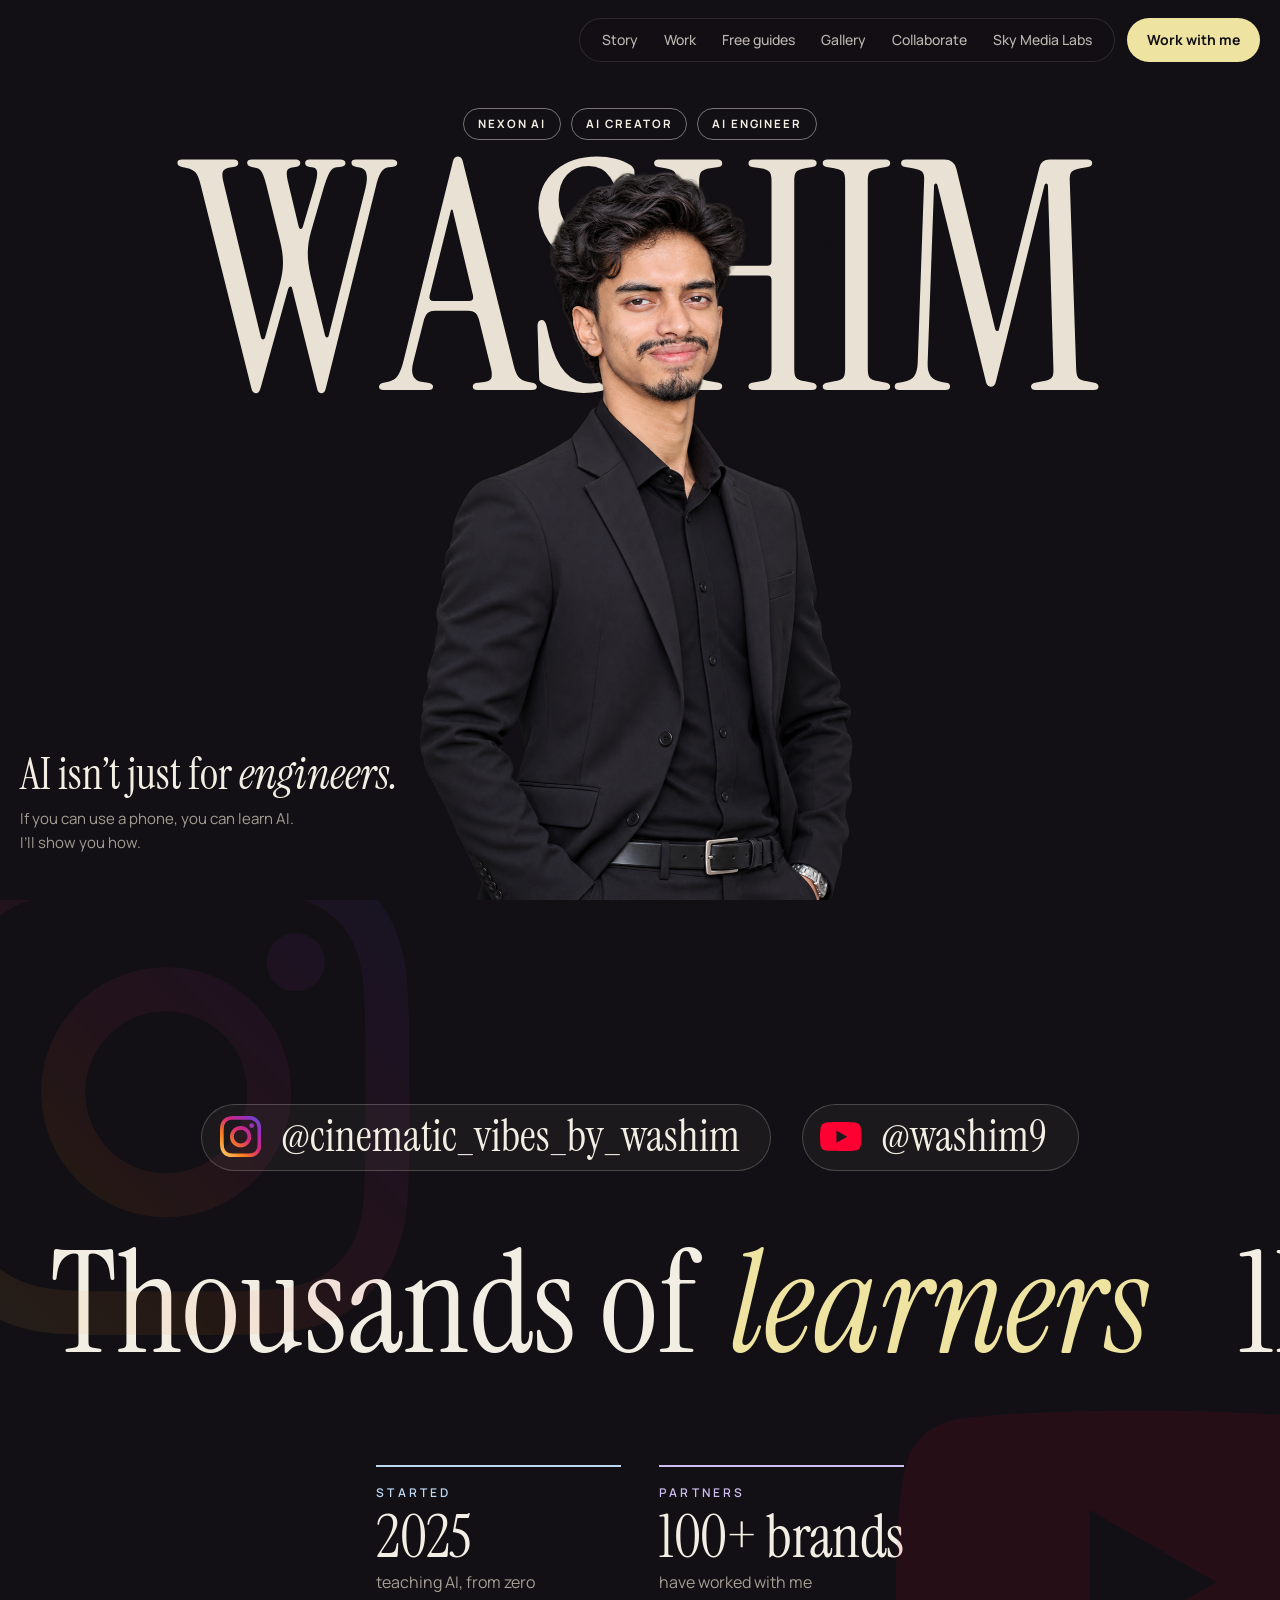
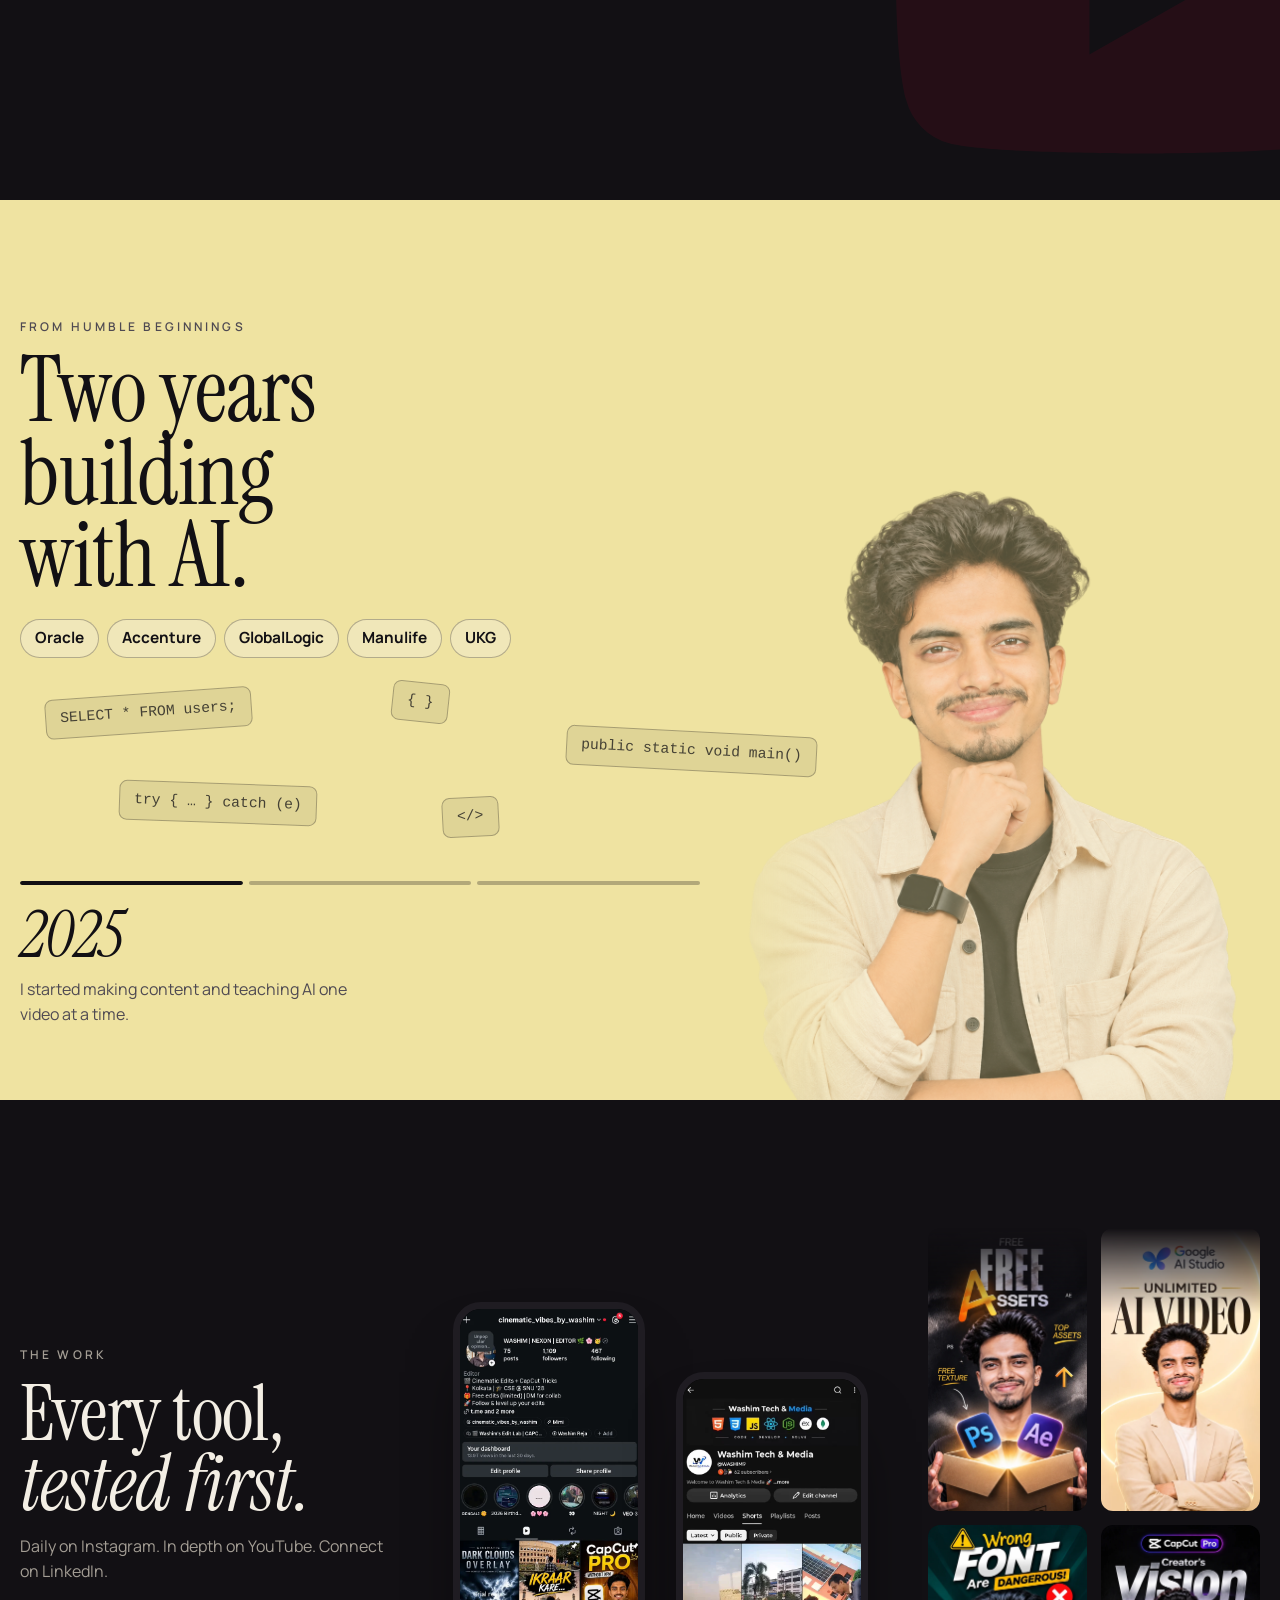
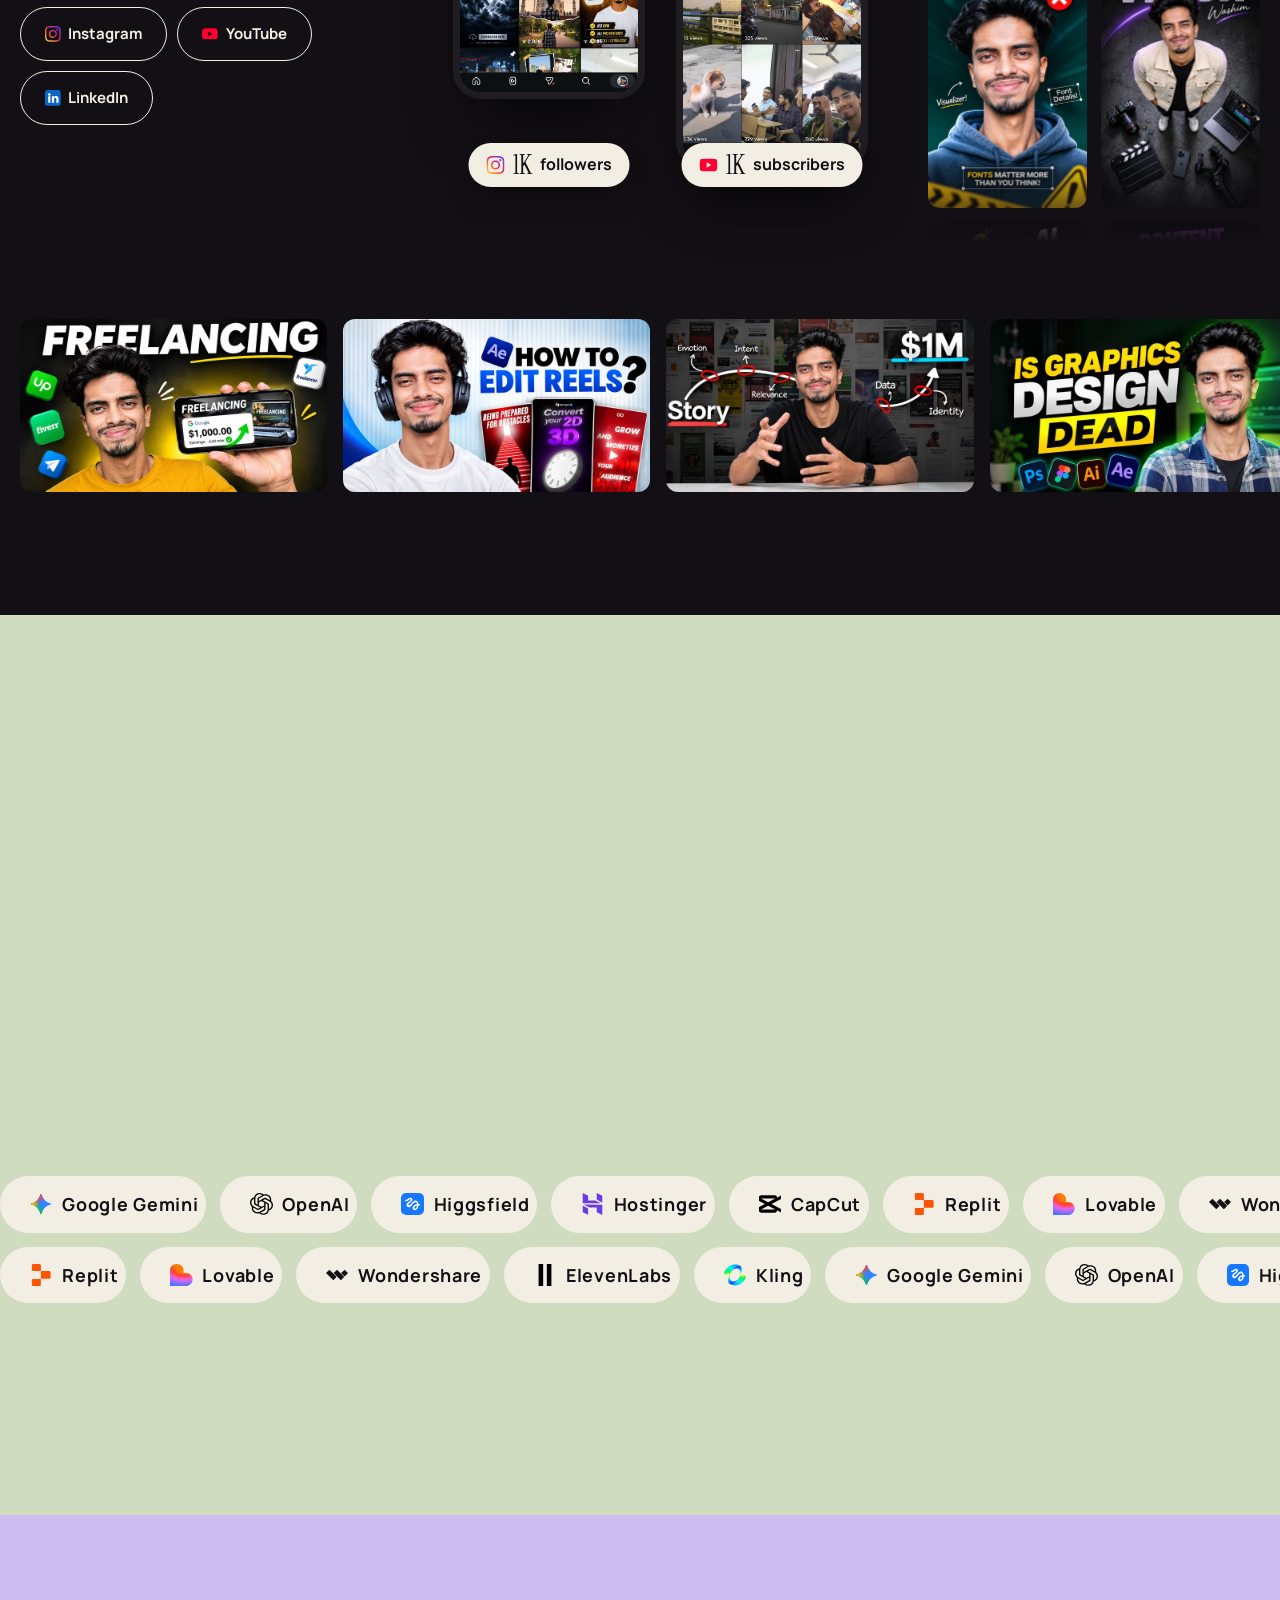
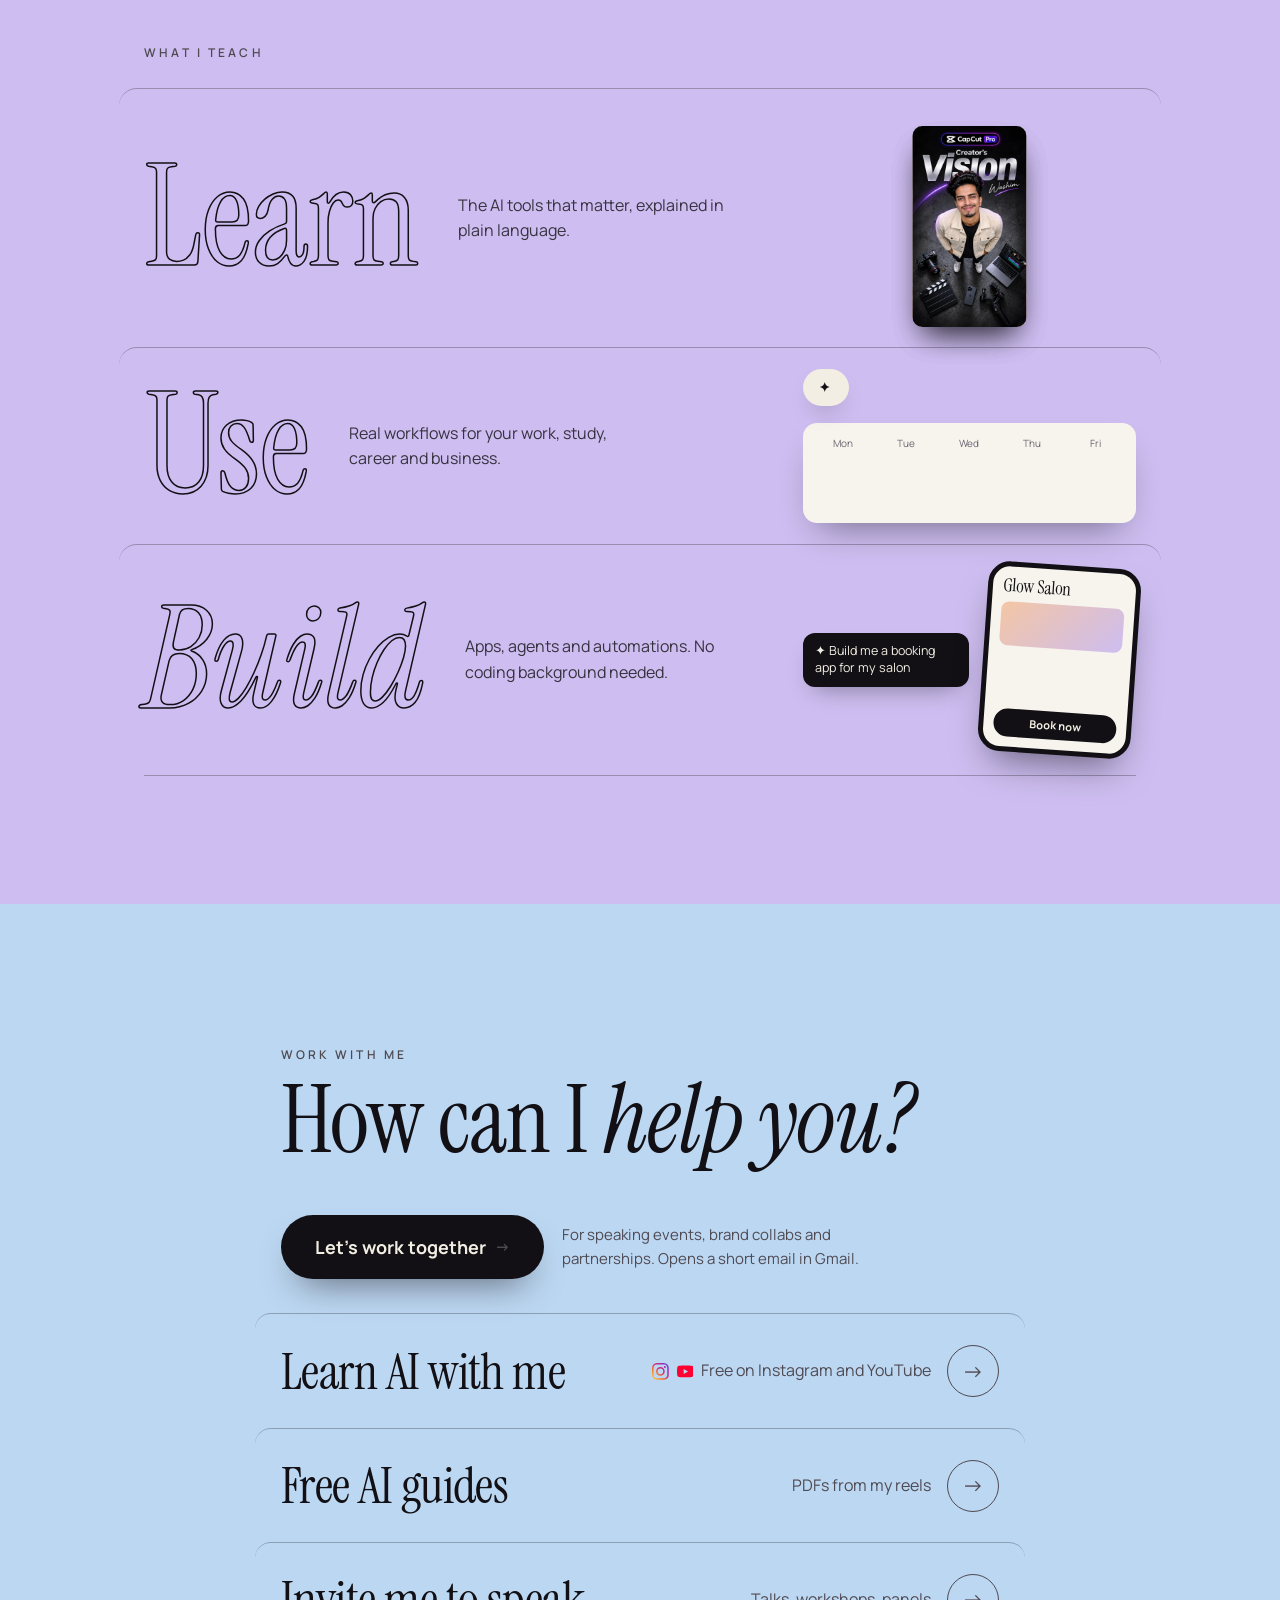
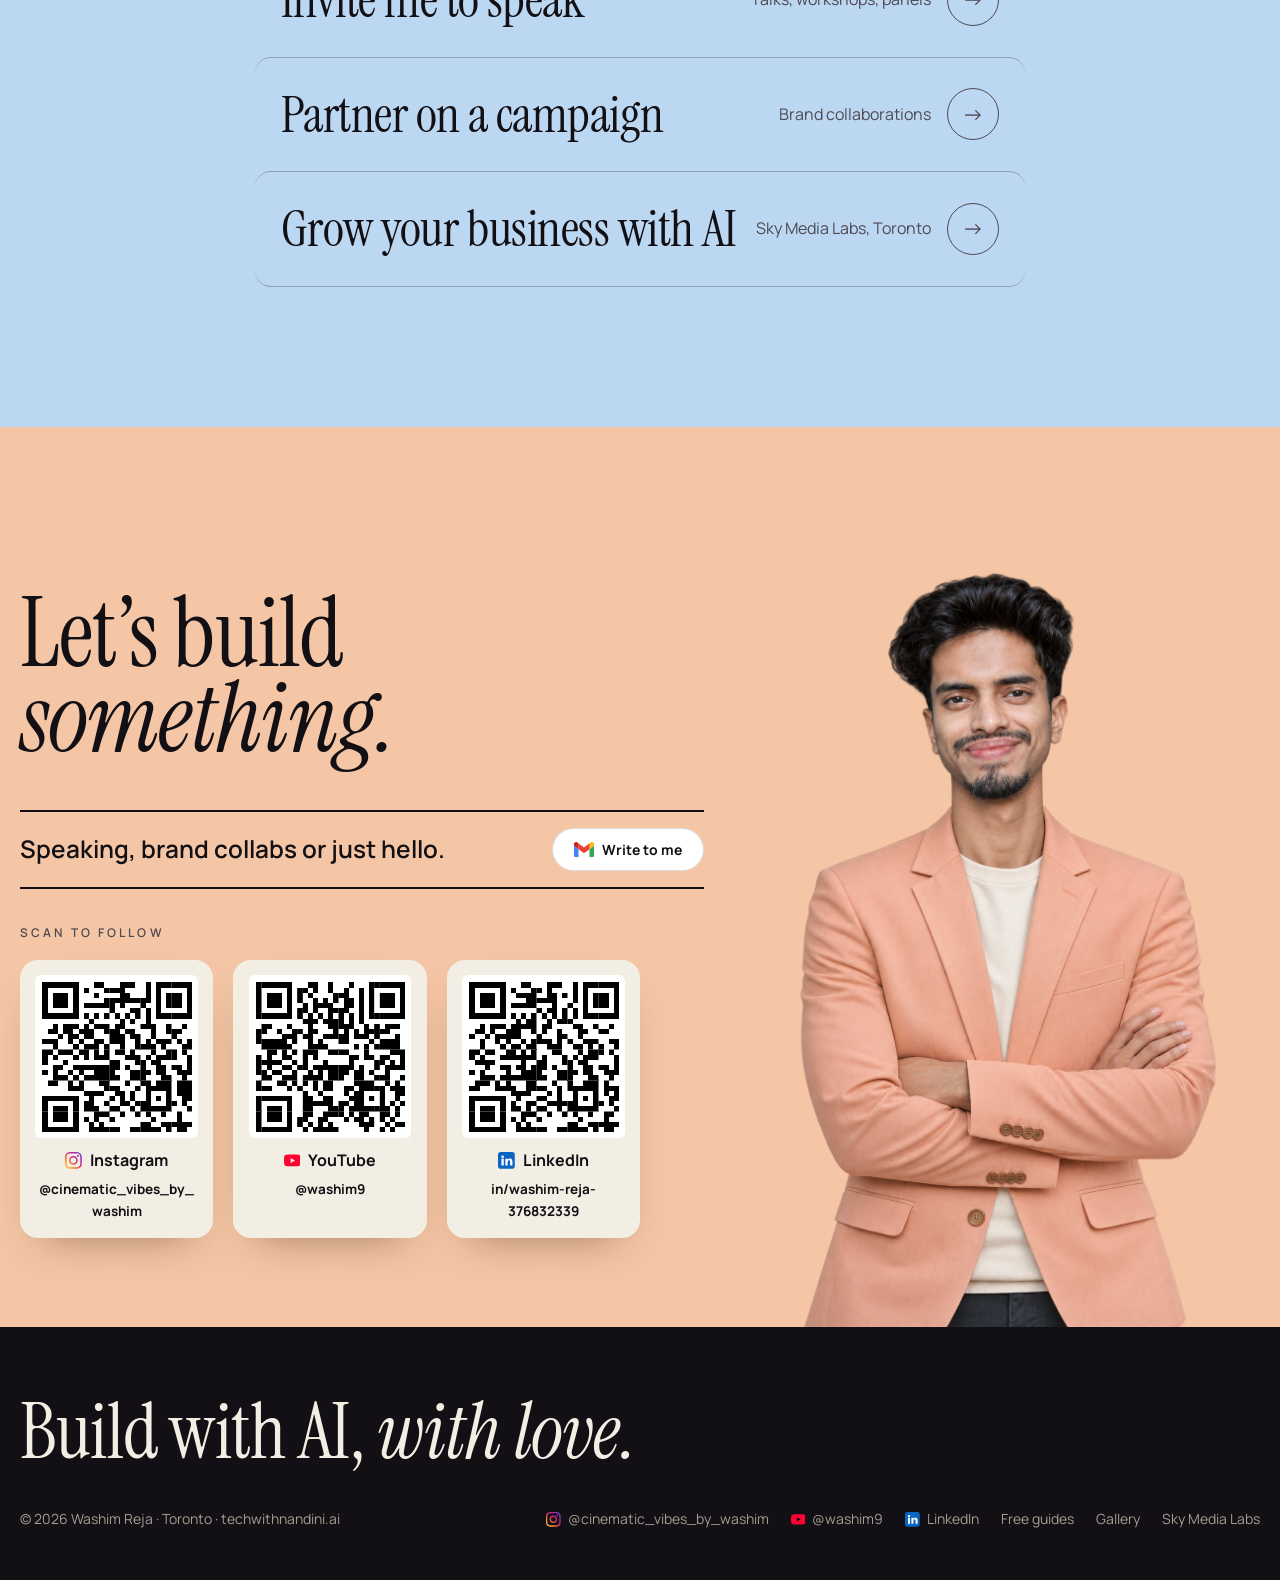
<file: index.html>
<!doctype html>
<html lang="en">
<head>
<meta charset="utf-8">
<meta name="viewport" content="width=device-width, initial-scale=1, viewport-fit=cover">
<title>Washim Reja</title>
<meta name="description" content="Washim Reja is an AI creator and AI engineer. Thousands of people learn AI with him.">
<meta property="og:title" content="Washim Reja · techwithnandini.ai">
<meta property="og:description" content="AI isn't just for engineers. If you can use a phone, you can learn AI.">
<meta property="og:image" content="/a/reel.jpg">
<meta property="og:url" content="/">
<meta name="twitter:card" content="summary_large_image">
<link rel="canonical" href="/">
<link rel="preconnect" href="https://fonts.googleapis.com">
<link rel="preconnect" href="https://fonts.gstatic.com" crossorigin>
<link rel="stylesheet" href="https://fonts.googleapis.com/css2?family=Instrument+Serif:ital@0;1&family=Manrope:wght@400;500;600;700&display=swap">
<style>
/* Layout: one long editorial scroll in her reel-cover language — giant serif words, a living portrait,
   and a page background that melts between her blazer colours section by section. */
:root {
  --ink: #121014; --ink-2: #1c191f; --ivory: #f3eee4; --muted-d: #a39d94; --muted-l: #4f4a52;
  --butter: #efe3a1; --lilac: #cdbdf0; --sky: #bcd7f2; --peach: #f4c6a5; --sage: #cfdcc0;
  --bg: var(--ink); --fg: var(--ivory); --muted: var(--muted-d); --rule: rgba(243,238,228,.22);
  --disp: "Instrument Serif", "Didot", "Bodoni 72", Georgia, serif;
  --sans: "Manrope", "Helvetica Neue", Arial, sans-serif;
  --mono: ui-monospace, "SF Mono", Menlo, Consolas, monospace;
  --ease: cubic-bezier(.16, .84, .24, 1);
  --gut: max(20px, env(safe-area-inset-left, 0px));
  --gutr: max(20px, env(safe-area-inset-right, 0px));
  color-scheme: dark;
}
section[data-bg] { background: var(--bg); color: var(--fg); position: relative }
section[data-bg="ink"] { --bg: var(--ink); --fg: var(--ivory); --muted: var(--muted-d); --rule: rgba(243,238,228,.22) }
section[data-bg="butter"], section[data-bg="lilac"], section[data-bg="sky"], section[data-bg="peach"], section[data-bg="sage"] { --fg: var(--ink); --muted: var(--muted-l); --rule: rgba(18,16,20,.28) }
section[data-bg="butter"] { --bg: var(--butter) } section[data-bg="lilac"] { --bg: var(--lilac) } section[data-bg="sky"] { --bg: var(--sky) }
section[data-bg="peach"] { --bg: var(--peach) } section[data-bg="sage"] { --bg: var(--sage) }
* { box-sizing: border-box }
html { scroll-behavior: auto; -webkit-text-size-adjust: 100%; text-size-adjust: 100% }
body { margin: 0; background: var(--ink); color: var(--ivory); font-family: var(--sans); font-size: 16px; line-height: 1.6; overflow-x: clip; -webkit-font-smoothing: antialiased }
body::before { content: ""; position: fixed; inset: 0 0 auto; height: env(safe-area-inset-top, 0px); z-index: 60; background: var(--ink) }
img, video { max-width: 100%; display: block }
a { color: inherit }
::selection { background: var(--butter); color: var(--ink) }
:focus-visible { outline: 2px solid var(--butter); outline-offset: 3px; border-radius: 4px }
.wrap { padding-left: var(--gut); padding-right: var(--gutr); max-width: 1440px; margin: 0 auto }
.k { font-size: 12px; letter-spacing: .26em; text-transform: uppercase; font-weight: 600; color: var(--muted) }
.d { font-family: var(--disp); font-weight: 400; line-height: .92; letter-spacing: -.01em; text-wrap: balance }
.d i, .serif-i { font-style: italic }
.btn { display: inline-flex; align-items: center; gap: .5em; padding: 14px 24px; border-radius: 99px; font-weight: 700; font-size: 15px;
  text-decoration: none; transition: transform .5s var(--ease), background-color .4s, color .4s; white-space: nowrap }
.btn:hover { transform: translateY(-2px) }
.btn.yellow { background: var(--butter); color: var(--ink) }
.btn.ghost { border: 1px solid currentColor }
.btn.ink { background: var(--ink); color: var(--ivory) }

/* ---------- brand icons ---------- */
.ico { width: 1.05em; height: 1.05em; flex: none; display: inline-block; vertical-align: -.16em }
.with-ico { display: inline-flex; align-items: center; gap: .5em }
@keyframes bob { 50% { translate: 0 -12px } }
@keyframes drift { 50% { translate: 3vw -2.5vw; rotate: 6deg } }
@keyframes sway { 0%, 100% { rotate: -2deg; translate: 0 0 } 50% { rotate: 2deg; translate: 0 -14px } }
@keyframes kb { 50% { scale: 1.05; translate: -1.5vw -1vw } }
@keyframes upcol { to { transform: translateY(-50%) } }
/* full-screen sections */
.screen { min-height: 100svh; display: flex; flex-direction: column; justify-content: center }

/* ---------- reveal motion (only when JS runs) ---------- */
html.js .rv { opacity: 0; transform: translate3d(0, 42px, 0); transition: opacity 1.1s var(--ease), transform 1.3s var(--ease); transition-delay: var(--d, 0s) }
html.js .rv.l { transform: translate3d(-60px, 0, 0) } html.js .rv.r { transform: translate3d(60px, 0, 0) }
html.js .rv.in { opacity: 1; transform: none }
html.js .rv-img { clip-path: inset(18% 6% 0 6% round 18px); transform: scale(1.08); opacity: .4;
  transition: clip-path 1.5s var(--ease), transform 1.8s var(--ease), opacity 1.2s var(--ease); transition-delay: var(--d, 0s) }
html.js .rv-img.in { clip-path: inset(0 0 0 0 round 0); transform: none; opacity: 1 }

/* ---------- loader ---------- */
.loader { position: fixed; inset: 0; z-index: 100; background: var(--ink); color: var(--ivory); display: grid; place-content: center; text-align: center; gap: 18px;
  animation: lift 1s var(--ease) 2.1s forwards }
.loader .n { font-family: var(--disp); font-size: clamp(64px, 13vw, 190px); line-height: 1; font-variant-numeric: tabular-nums }
.loader .bar { width: min(360px, 60vw); height: 2px; background: #2e2a31; margin: 0 auto; overflow: hidden }
.loader .bar i { display: block; height: 100%; background: var(--ivory); transform-origin: left; animation: grow 1.9s var(--ease) forwards }
@keyframes lift { to { transform: translateY(-100%); visibility: hidden } }
@keyframes grow { from { transform: scaleX(0) } }

/* ---------- nav ---------- */
.nav { position: fixed; top: 0; left: 0; right: 0; z-index: 50; padding-top: calc(env(safe-area-inset-top, 0px) + 18px); padding-bottom: 18px;
  padding-left: var(--gut); padding-right: var(--gutr); display: flex; justify-content: flex-end; align-items: center; gap: 12px; pointer-events: none }
.nav > * { pointer-events: auto }
.nav { transition: transform .5s var(--ease) } .nav.away { transform: translateY(-110%) }
.nav .links { display: flex; gap: 26px; font-size: 14px; font-weight: 500; color: var(--ivory); background: rgba(18,16,20,.62); padding: 10px 22px; border-radius: 99px;
  -webkit-backdrop-filter: blur(14px) saturate(140%); backdrop-filter: blur(14px) saturate(140%); border: 1px solid rgba(243,238,228,.12) }
.nav .links a { text-decoration: none; opacity: .75; transition: opacity .3s } .nav .links a:hover { opacity: 1 }
.nav .btn { padding: 11px 20px; font-size: 14px; background: var(--butter); color: var(--ink) }
.nav .mobile-guides { display: none }
@media (max-width: 760px) {
  .nav .links { display: none }
  .nav .mobile-guides {
    display: inline-flex; min-height: 44px; box-sizing: border-box;
    position: relative; overflow: hidden; white-space: nowrap;
    background: linear-gradient(145deg, #45331e, #231a16 72%);
    color: #fff1bd; border: 1px solid #b99050;
    box-shadow: 0 0 16px rgba(214,166,88,.22), inset 0 1px rgba(255,237,179,.2);
  }
  .nav .mobile-guides-icon { color: #ffda83; font-size: 1.2em; line-height: 1 }
  .nav .mobile-guides:focus-visible { outline: 2px solid #fff1bd; outline-offset: 3px }
  .nav .mobile-guides:active { transform: scale(.97) }
}
@media (max-width: 760px) and (prefers-reduced-motion: no-preference) {
  .nav .mobile-guides::after {
    content: ""; position: absolute; inset: 0; pointer-events: none;
    background: linear-gradient(110deg, transparent 36%, rgba(255,232,173,.23) 50%, transparent 64%);
    transform: translateX(-110%);
    animation: guides-shine 2s ease-out 1.2s 2;
  }
}
@keyframes guides-shine {
  0% { transform: translateX(-110%) }
  62%, 100% { transform: translateX(110%) }
}

/* ---------- hero ---------- */
.hero { position: relative; min-height: clamp(620px, 100svh, 1080px); overflow: hidden; display: grid }
.hero .chips { position: absolute; left: 0; right: 0; top: clamp(84px, 12vh, 130px); display: flex; justify-content: center; gap: 10px; flex-wrap: wrap; z-index: 4; padding: 0 20px }
.chip { border: 1px solid rgba(243,238,228,.45); border-radius: 99px; padding: 6px 14px; font-size: 11.5px; font-weight: 700; letter-spacing: .16em; text-transform: uppercase }
.hero .name { position: absolute; left: 0; right: 0; top: clamp(120px, 17vh, 190px); margin: 0; text-align: center; font-family: var(--disp); font-weight: 400;
  font-size: clamp(110px, 25vw, 400px); line-height: .8; letter-spacing: -.02em; color: #e9e2d4; white-space: nowrap; z-index: 1 }
.hero .name span { display: inline-block }
html.js .hero .name span { transform: translateY(70%); opacity: 0; animation: rise 1.4s var(--ease) forwards; animation-delay: calc(2.3s + var(--i) * .07s) }
@keyframes rise { to { transform: none; opacity: 1 } }
.hero .portrait { position: absolute; left: 50%; bottom: 0; transform: translateX(-50%); height: min(82%, 860px); aspect-ratio: 1086 / 1448; z-index: 2 }
.hero .portrait img { display: block; width: 100%; height: 100%; object-fit: contain; object-position: bottom; transform-origin: 50% 100% }
@media (prefers-reduced-motion: no-preference) {
  .hero .portrait img { animation: portrait-motion 4.6s ease-in-out 1.9s both }
}
@keyframes portrait-motion {
  0% { transform: translateY(14px) scale(.98) }
  46% { transform: translateY(-5px) scale(1.015) }
  100% { transform: none }
}
.hero .handle { position: absolute; left: 50%; bottom: clamp(150px, 26%, 300px); z-index: 3; transform: translateX(-50%) rotate(-2deg);
  background: var(--butter); color: var(--ink); font-family: var(--disp); font-size: clamp(34px, 5.4vw, 84px); line-height: 1; padding: .12em .4em .2em; border-radius: 10px;
  box-shadow: 0 24px 50px -18px rgba(0,0,0,.6); white-space: nowrap }
html.js .hero .handle { opacity: 0; animation: drop 1.1s var(--ease) 2.9s forwards }
@keyframes drop { from { opacity: 0; transform: translateX(-50%) translateY(-30px) rotate(-8deg) } to { opacity: 1; transform: translateX(-50%) rotate(-2deg) } }
.hero .foot { position: absolute; left: var(--gut); right: var(--gutr); bottom: clamp(24px, 5vh, 56px); z-index: 3; display: flex; justify-content: space-between; align-items: flex-end; gap: 20px }
.hero .lead { font-family: var(--disp); font-size: clamp(30px, 3.4vw, 50px); line-height: 1; margin: 0 }
.hero .sub { margin: 10px 0 0; max-width: 32ch; color: var(--muted); font-size: 15px }
.hero .cta { display: flex; gap: 10px; flex-wrap: wrap; justify-content: flex-end }
@media (max-width: 900px) {
  .hero { min-height: 0; padding-bottom: 28px }
  .hero .chips { position: relative; top: auto; padding-top: 96px }
  .hero .name { position: relative; top: auto; margin-top: 18px; font-size: 22vw }
  .hero .portrait { position: relative; left: auto; transform: none; margin: -12vw auto 0; height: auto; width: min(86vw, 440px) }
  .hero .handle { bottom: auto; top: 108vw; font-size: 9vw }
  .hero .foot { position: relative; left: auto; right: auto; bottom: auto; flex-direction: column; align-items: stretch; margin-top: 24px; padding: 0 20px }
  .hero .cta { justify-content: flex-start }
}

/* ---------- numbers ---------- */
.numbers { position: relative; padding-block: clamp(90px, 10vw, 140px); overflow: hidden }
.numbers .bgl { position: absolute; width: clamp(280px, 38vw, 560px); opacity: .08; pointer-events: none }
.numbers .bgl.ig { left: -6vw; top: -4vw; animation: drift 16s ease-in-out infinite } .numbers .bgl.yt { right: -8vw; bottom: -2vw; animation: drift 19s ease-in-out infinite reverse }
.handles { display: flex; justify-content: center; gap: clamp(12px, 2.4vw, 32px); flex-wrap: wrap; margin-bottom: clamp(36px, 5vw, 70px); position: relative; z-index: 2 }
.hdl { display: inline-flex; align-items: center; gap: .45em; text-decoration: none; font-family: var(--disp); font-size: clamp(28px, 3.4vw, 54px); line-height: 1;
  border: 1px solid var(--rule); border-radius: 99px; padding: .22em .7em .26em .4em; background: rgba(243,238,228,.04); transition: background-color .5s var(--ease), transform .5s var(--ease) }
.hdl:hover { background: rgba(243,238,228,.1); transform: translateY(-3px) }
.hdl .ico { width: .95em; height: .95em }
.band { white-space: nowrap; overflow: hidden }
.band .track { display: inline-flex; gap: 7vw; padding-left: 4vw; font-family: var(--disp); font-size: clamp(64px, 11vw, 190px); line-height: 1; align-items: baseline; animation: marq 36s linear infinite }
.band .track span { display: inline-flex; gap: .22em; align-items: baseline }
.band svg { width: .72em; height: .72em; align-self: center }
@keyframes marq { to { transform: translateX(-50%) } }
.facts { display: grid; grid-template-columns: repeat(2, 1fr); gap: clamp(20px, 3vw, 48px); margin-top: clamp(50px, 7vw, 100px) }
.fact { border-top: 2px solid var(--c); padding-top: 16px }
.fact .k { color: var(--c) } .fact .d { font-size: clamp(40px, 4.6vw, 72px); margin-top: 8px } .fact p { margin: 6px 0 0; color: var(--muted) }
@media (max-width: 700px) {
  .facts { grid-template-columns: repeat(2, minmax(0, 1fr)); gap: 14px }
  .fact { padding-top: 12px } .fact .k { font-size: 10px; letter-spacing: .14em }
  .fact .d { font-size: clamp(22px, 7vw, 34px); margin-top: 6px; line-height: 1.05 } .fact p { font-size: 12px; line-height: 1.4 }
}

/* ---------- story ---------- */
.story { overflow: hidden }
.story .pin { position: relative; min-height: 100svh; display: flex; flex-direction: column; justify-content: space-between; gap: 24px;
  padding-top: clamp(100px, 13vh, 150px); padding-bottom: clamp(48px, 8vh, 90px) }
.story .bgimg { position: absolute; right: var(--gut); bottom: 0; width: min(44vw, 670px); height: min(90%, 850px); object-fit: contain; object-position: right bottom; opacity: .65; transform-origin: 70% 100%;
  -webkit-mask-image: linear-gradient(to left, #000 68%, transparent); mask-image: linear-gradient(to left, #000 68%, transparent); pointer-events: none;
  animation: kb 18s ease-in-out infinite }
.story h2 { font-size: clamp(48px, 7vw, 120px); margin: 14px 0 0; max-width: 11ch; position: relative }
.story .cos { position: relative; display: flex; flex-wrap: wrap; gap: 8px; margin: 22px 0 0; padding: 0; list-style: none; font-weight: 700; font-size: clamp(13px, 1.2vw, 16px) }
.story .cos li { padding: 6px 14px; border: 1.5px solid var(--rule); border-radius: 999px; background: rgba(243,238,228,.35) }
.floats { position: relative; flex: 1; min-height: 170px }
.fl { position: absolute; left: var(--x); top: var(--y); transform: rotate(var(--r)); font-family: var(--mono); font-size: clamp(12px, 1.15vw, 16px); white-space: nowrap;
  animation: bob var(--t, 5s) ease-in-out infinite; animation-delay: var(--dl, 0s) }
.fl b, .fl em { display: block; padding: 7px 14px; border-radius: 8px; font-weight: 500; font-style: normal; transition: opacity 1s var(--ease), transform 1s var(--ease), filter 1s }
.fl b { background: rgba(18,16,20,.07); border: 1px solid rgba(18,16,20,.28); color: rgba(18,16,20,.75) }
.fl em { position: absolute; inset: 0 auto auto 0; background: var(--ink); color: var(--butter); opacity: 0; transform: scale(.85); filter: blur(4px) }
.fl.ai b { opacity: 0; transform: scale(1.1); filter: blur(4px) } .fl.ai em { opacity: 1; transform: none; filter: none }
.story .pin { width: 100% }
.tale { position: relative; max-width: 680px; color: var(--fg) }
.seg { color: inherit }
.tale-bars { display: none; gap: 6px; margin-bottom: 18px }
.seg { flex: 1; height: 4px; padding: 0; border: 0; border-radius: 4px; background: var(--rule); cursor: pointer; overflow: hidden; position: relative }
.seg::before { content: ""; position: absolute; inset: -10px 0 }
.seg i { display: block; height: 100%; width: 0; background: currentColor; border-radius: inherit }
.seg.done i { width: 100% } .seg.on i { animation: segfill var(--dur, 3.6s) linear forwards }
@keyframes segfill { to { width: 100% } }
.tale-stage { display: grid; gap: 22px }
.step { border-top: 2px solid currentColor; padding-top: 14px }
.step .d { font-size: clamp(44px, 5vw, 84px); line-height: 1 } .step p { margin: 10px 0 0; max-width: 34ch; color: var(--muted); font-size: clamp(15px, 1.25vw, 19px) }
html.js .tale-bars { display: flex }
html.js .tale-stage { display: grid; gap: 0 } html.js .step { grid-area: 1 / 1; border-top: 0; padding-top: 0; opacity: 0; transform: translate3d(0, 26px, 0); filter: blur(6px); pointer-events: none;
  transition: opacity .7s var(--ease), transform .8s var(--ease), filter .7s }
html.js .step.out { transform: translate3d(0, -22px, 0) }
html.js .step.on { opacity: 1; transform: none; filter: none; pointer-events: auto }
html.js .tale.flat .tale-bars { display: none } html.js .tale.flat .tale-stage { gap: 22px } html.js .tale.flat .step { grid-area: auto; opacity: 1; transform: none; filter: none; border-top: 2px solid currentColor; padding-top: 14px }
@media (max-width: 520px) { .floats { min-height: 210px } }

/* ---------- teach ---------- */
.teach { padding-block: clamp(80px, 10vw, 150px) }
.rows { display: grid; margin-top: 26px; border-bottom: 1px solid var(--rule) }
.trow { display: grid; grid-template-columns: minmax(0, auto) minmax(0, 1fr) auto; gap: clamp(16px, 3vw, 48px); align-items: center;
  border-top: 1px solid var(--rule); padding: clamp(10px, 1.6vw, 22px) clamp(14px, 2vw, 28px); margin: 0 calc(-1 * clamp(14px, 2vw, 28px));
  border-radius: 18px; transition: background-color .8s var(--ease), color .8s var(--ease) }
.trow .w { font-family: var(--disp); font-size: clamp(72px, 11vw, 190px); line-height: .9; color: transparent; -webkit-text-stroke: 1.5px var(--ink); transition: color .8s var(--ease) }
.trow p { margin: 0; max-width: 30ch; opacity: .8 }
.trow.on { background: var(--ink); color: var(--lilac); border-color: transparent }
.trow.on .w { color: var(--lilac); -webkit-text-stroke-color: transparent }
.demo { width: clamp(220px, 26vw, 380px) }
@media (max-width: 860px) { .trow { grid-template-columns: 1fr } .demo { width: min(100%, 380px) } }
/* learn demo */
.fan { position: relative; height: clamp(200px, 17vw, 250px) }
@media (max-width: 860px) { .fan img { width: 28% } }
.fan img { position: absolute; left: 50%; bottom: 0; width: 34%; border-radius: 10px; box-shadow: 0 16px 30px -12px rgba(0,0,0,.4);
  transform: translateX(-50%) rotate(0); transition: transform 1.1s var(--ease) }
.trow.on .fan img:nth-child(1) { transform: translateX(-118%) rotate(-12deg) } .trow.on .fan img:nth-child(2) { transform: translateX(-50%) translateY(-8%) }
.trow.on .fan img:nth-child(3) { transform: translateX(18%) rotate(12deg) }
/* use demo */
.prompt { justify-self: start; display: inline-block; background: var(--ivory); color: var(--ink); border-radius: 99px; padding: 8px 16px; font-size: 13px; font-weight: 600;
  box-shadow: 0 12px 24px -12px rgba(0,0,0,.4); white-space: nowrap; overflow: hidden; max-width: 100% }
.prompt .tw { display: inline-block; overflow: hidden; vertical-align: bottom; white-space: nowrap; max-width: 0 }
.trow.on .prompt .tw { animation: type 1.6s steps(32) .2s forwards }
@keyframes type { to { max-width: 30ch } }
.cal { margin-top: 10px; background: #f7f4ee; color: var(--ink); border-radius: 14px; padding: 12px; display: grid; grid-template-columns: repeat(5, 1fr); gap: 6px;
  box-shadow: 0 18px 36px -16px rgba(0,0,0,.45) }
.cal small { font-size: 10px; color: #6b6470; text-align: center }
.cal span { grid-column: var(--c) / span var(--w); background: var(--b); border-radius: 6px; font-size: 10px; font-weight: 600; padding: 4px 6px; white-space: nowrap; overflow: hidden;
  opacity: 0; transform: translateY(-14px) scale(.9); transition: opacity .6s var(--ease), transform .7s var(--ease) }
.trow.on .cal span { opacity: 1; transform: none; transition-delay: calc(1.6s + var(--n) * .16s) }
/* build demo */
.build { display: flex; align-items: center; gap: 14px }
.build .ask { background: var(--ink); color: var(--ivory); border-radius: 12px; padding: 10px 12px; font-size: 12.5px; line-height: 1.35; flex: 1; box-shadow: 0 12px 24px -12px rgba(0,0,0,.4) }
.trow.on .build .ask { background: var(--ivory); color: var(--ink) }
.phone { flex: 0 0 46%; background: #f7f4ee; color: var(--ink); border: 5px solid var(--ink); border-radius: 22px; padding: 10px; display: grid; gap: 7px;
  transform: rotate(4deg); box-shadow: 0 20px 36px -14px rgba(0,0,0,.5) }
.trow.on .phone { border-color: #2a262d }
.phone .t { font-family: var(--disp); font-size: 18px; line-height: 1 }
.phone .hero2 { height: 44px; border-radius: 8px; background: linear-gradient(135deg, var(--peach), var(--lilac)) }
.phone .slots { display: grid; grid-template-columns: 1fr 1fr; gap: 5px }
.phone .slots span { background: var(--b); border-radius: 99px; font-size: 10px; text-align: center; padding: 3px 0; font-weight: 600;
  opacity: 0; transform: scale(.6); transition: opacity .5s var(--ease), transform .6s var(--ease) }
.trow.on .phone .slots span { opacity: 1; transform: none; transition-delay: calc(.4s + var(--n) * .14s) }
.phone .bk { background: var(--ink); color: var(--ivory); border-radius: 99px; font-size: 11px; font-weight: 700; text-align: center; padding: 5px 0 }
.trow.on .phone .bk { animation: pulse 1.6s ease-in-out 1.2s infinite }
@keyframes pulse { 50% { transform: scale(1.06) } }

/* ---------- work ---------- */
.work { padding-block: clamp(80px, 10vw, 150px) 0; overflow: hidden }
.work .grid { display: grid; grid-template-columns: minmax(0, .9fr) minmax(0, 1.1fr) minmax(0, .8fr); gap: clamp(20px, 3vw, 50px); align-items: center }
.work h2 { font-size: clamp(52px, 6vw, 104px); margin: 14px 0 0 }
.work .intro p { color: var(--muted); margin: 14px 0 22px }
.work .intro .btns { display: flex; gap: 10px; flex-wrap: wrap }
.phones { display: flex; justify-content: center; gap: clamp(16px, 2.4vw, 36px); perspective: 1200px }
.ph { position: relative; width: clamp(150px, 15vw, 230px); transition: transform 1.2s var(--ease) }
.ph:nth-child(2) { margin-top: 70px }
.ph .scr { animation: sway 7s ease-in-out infinite } .ph:nth-child(2) .scr { animation-duration: 8s; animation-delay: -3s }
.ph .scr { border: 7px solid #1f1c22; border-radius: 28px; overflow: hidden; background: #000; aspect-ratio: 360 / 744; box-shadow: 0 40px 70px -30px rgba(0,0,0,.9) }
.ph video { width: 100%; height: 100%; object-fit: cover }
.ph .badge { position: absolute; left: 50%; bottom: -18px; transform: translate(-50%, 30px) scale(.4); opacity: 0; background: var(--ivory); color: var(--ink);
  border-radius: 99px; padding: 9px 18px; display: flex; gap: 8px; align-items: center; font-weight: 700; white-space: nowrap; box-shadow: 0 16px 30px -12px rgba(0,0,0,.6);
  transition: transform 1.1s var(--ease), opacity .6s var(--ease); transition-delay: var(--d, .5s) }
.ph .badge svg { width: 18px; height: 18px }
.ph .badge b { font-family: var(--disp); font-weight: 400; font-size: 26px; line-height: 1 }
.ph.in .badge, html:not(.js) .ph .badge { transform: translate(-50%, 0) scale(1); opacity: 1 }
.cols { display: grid; grid-template-columns: 1fr 1fr; gap: 14px; height: clamp(460px, 48vw, 720px); overflow: hidden;
  -webkit-mask-image: linear-gradient(transparent, #000 14%, #000 86%, transparent); mask-image: linear-gradient(transparent, #000 14%, #000 86%, transparent) }
.cols .col { overflow: hidden }
.cols .loop { display: grid; gap: 14px; animation: upcol 46s linear infinite } .cols .loop.rev { animation-direction: reverse; animation-duration: 54s }
.cols:hover .loop { animation-play-state: paused }
.cols a { display: block; border-radius: 12px; overflow: hidden; transition: transform .6s var(--ease), box-shadow .6s }
.cols a:hover { transform: translateY(-6px) scale(1.03); box-shadow: 0 20px 40px -16px rgba(0,0,0,.8) }
.thumbs { margin-top: clamp(50px, 6vw, 90px); white-space: nowrap; overflow: hidden; padding-bottom: clamp(70px, 9vw, 130px) }
.thumbs .track { display: inline-flex; animation: marq 75s linear infinite; margin-left: var(--gut) }
.thumbs .thumb-group { display: flex; flex: none; gap: 16px; padding-right: 16px }
.thumbs a { width: clamp(240px, 24vw, 380px); border-radius: 12px; overflow: hidden; flex: none; transition: transform .6s var(--ease) }
.thumbs a:hover { transform: translateY(-6px) }
.thumbs:hover .track, .band:hover .track { animation-play-state: paused }
@media (max-width: 980px) { .work .grid { grid-template-columns: 1fr } .cols { height: 420px } }
@media (max-width: 520px) { .ph { width: 38vw } .ph .badge { padding: 6px 10px; gap: 5px; font-size: 11px } .ph .badge b { font-size: 18px } .ph .badge svg { width: 13px; height: 13px } .phones { gap: 18px; padding-bottom: 20px } }

/* ---------- partners ---------- */
.partners { padding-block: clamp(90px, 11vw, 160px); text-align: center; overflow: hidden }
.partners h2 { font-size: clamp(88px, 14vw, 240px); margin: 10px 0 0; line-height: .82 }
.partners .sub { font-family: var(--disp); font-size: clamp(26px, 3vw, 46px); margin: 16px auto 0; max-width: 24ch; line-height: 1.05 }
.pills { margin-top: clamp(50px, 6vw, 80px); display: grid; gap: 14px }
.pills .row { white-space: nowrap; overflow: hidden }
.pills .track { display: inline-flex; gap: 14px; animation: marq 40s linear infinite }
.pills .row.rev .track { animation-direction: reverse }
.pill img { width: 1.25em; height: 1.25em; object-fit: contain; flex: none }
.pill { display: inline-flex; align-items: center; gap: .55em; background: var(--ivory); color: var(--ink); border-radius: 99px; padding: 14px 30px; font-weight: 700; font-size: clamp(15px, 1.4vw, 20px); letter-spacing: .04em }
.partners .note { margin-top: 36px; color: var(--muted) }

/* ---------- help ---------- */
.help { padding-block: clamp(90px, 11vw, 160px) }
.help h2 { font-size: clamp(56px, 7.4vw, 128px); margin: 12px 0 clamp(30px, 4vw, 60px) }
.door { display: flex; justify-content: space-between; align-items: center; gap: 20px; text-decoration: none; border-top: 1px solid var(--rule);
  padding: clamp(18px, 2.4vw, 32px) clamp(14px, 2vw, 28px); margin: 0 calc(-1 * clamp(14px, 2vw, 28px)); border-radius: 16px;
  transition: background-color .6s var(--ease), color .6s var(--ease) }
.door:last-child { border-bottom: 1px solid var(--rule) }
.door .d { font-size: clamp(32px, 4vw, 64px) }
.door .meta { display: flex; align-items: center; gap: 16px; color: var(--muted); text-align: right }
.door .arr { width: 52px; height: 52px; flex: none; border-radius: 50%; border: 1px solid currentColor; display: grid; place-items: center; font-size: 22px;
  transition: transform .6s var(--ease), background-color .6s }
.door:hover { background: var(--ink); color: var(--sky) } .door:hover .meta { color: var(--sky) }
.door:hover .arr { transform: translateX(8px) rotate(-45deg); background: var(--sky); color: var(--ink); border-color: var(--sky) }
@media (max-width: 700px) { .door { flex-direction: column; align-items: flex-start } .door .meta { text-align: left } }

/* ---------- contact ---------- */
.contact { overflow: hidden; padding-top: clamp(90px, 11vw, 150px); justify-content: flex-end }
.contact .grid { display: grid; grid-template-columns: minmax(0, 1.15fr) minmax(0, .85fr); gap: clamp(24px, 4vw, 64px); align-items: end }
.contact .inner { padding-bottom: clamp(60px, 7vw, 100px); min-width: 0 }
.contact h2 { font-size: clamp(60px, 7.6vw, 136px); margin: 0; line-height: .88 }
.mail { margin-top: clamp(30px, 4vw, 48px); display: flex; justify-content: space-between; align-items: center; gap: 16px; flex-wrap: wrap;
  border-top: 2px solid var(--ink); border-bottom: 2px solid var(--ink); padding: 16px 0 }
.mail .addr { font-size: clamp(17px, 1.9vw, 28px); font-weight: 600; overflow-wrap: anywhere; min-width: 0 }
.mail-b { display: flex; gap: 10px; flex-wrap: wrap }
.mail button.em { background: #fff; color: var(--ink); display: inline-flex; align-items: center; gap: 8px; box-shadow: inset 0 0 0 1px rgba(18,16,20,.15) }
.gm-i { width: 20px; height: 15px; flex: none }
.mail button { border: 0; cursor: pointer; font: 700 14px var(--sans); background: var(--ink); color: var(--ivory); border-radius: 99px; padding: 12px 22px; flex: none }
.qrs { margin-top: 18px; display: grid; grid-template-columns: repeat(3, minmax(0, 1fr)); gap: clamp(10px, 1.6vw, 22px); max-width: 620px }
.qr { background: var(--ivory); color: var(--ink); border-radius: 18px; padding: clamp(10px, 1.2vw, 16px); text-decoration: none; display: flex; flex-direction: column; gap: 6px; align-items: center;
  box-shadow: 0 20px 40px -24px rgba(60,30,10,.5); transition: transform .6s var(--ease); min-width: 0 }
.qr:hover { transform: translateY(-6px) }
.qr img { width: 100%; height: auto; aspect-ratio: 1; image-rendering: pixelated; border-radius: 6px }
.qr .txt { display: flex; flex-direction: column; align-items: center; gap: 6px; min-width: 0 }
.qr b { font-size: 16px; margin-top: 4px } .qr small { font-size: 13.5px; font-weight: 700; color: var(--ink); overflow-wrap: anywhere; text-align: center }
.contact .ptr { align-self: end; justify-self: center; width: 100%; max-width: 520px; height: auto; display: block; animation: bob 7s ease-in-out infinite }
@media (max-width: 900px) { .contact .grid { grid-template-columns: 1fr } .contact .inner { padding-bottom: 20px } .contact .ptr { max-width: 340px } }
@media (max-width: 520px) { .qrs { gap: 8px } .qr { border-radius: 12px; padding: 8px } .qr b { font-size: 13px } .qr small { font-size: 11px } }

/* ---------- footer ---------- */
footer { background: var(--ink); color: var(--ivory); padding-block: 70px 50px; position: relative; z-index: 3 }
footer .d { font-size: clamp(44px, 6vw, 96px) }
footer .row { display: flex; justify-content: space-between; gap: 20px; flex-wrap: wrap; margin-top: 40px; color: var(--muted-d); font-size: 14px }
footer .row nav { display: flex; gap: 22px; flex-wrap: wrap }
footer a { text-decoration: none } footer a:hover { color: var(--ivory) }


/* ---------- phones ---------- */
@media (max-width: 900px) {
  .hero .name { position: relative; z-index: 1 }
  .hero .portrait { margin-top: -19vw; z-index: 2 }
  .hero .foot .rv { transition-delay: .1s }
}
@media (max-width: 900px) {
  .nav .btn { padding: 9px 16px; font-size: 13px }
  .screen { min-height: 0; justify-content: flex-start }
  .numbers { padding-block: 80px }
  .numbers .bgl { width: 70vw }
  .hdl { font-size: clamp(22px, 7vw, 30px) }
  .story .pin { min-height: 0; padding-top: 96px; gap: 28px }
  .story .bgimg { position: relative; right: auto; width: min(72vw, 380px); height: auto; align-self: center; opacity: 1; object-position: center; -webkit-mask-image: linear-gradient(to top, transparent, #000 12%); mask-image: linear-gradient(to top, transparent, #000 12%); animation: none }
  .floats { min-height: 0; display: flex; flex-wrap: wrap; gap: 12px 10px }
  .fl { position: relative; left: auto; top: auto; font-size: 12px }
  .fl b, .fl em { white-space: nowrap }
  .fl { display: grid } .fl b, .fl em { grid-area: 1 / 1; text-align: center }
  .fl em { position: static }
  .work { padding-top: 96px }
  .ph:nth-child(2) { margin-top: 40px }
  .cols { height: 360px }
  .thumbs a { width: 70vw }
  .partners, .teach, .help { padding-block: 90px }
  .trow { padding: 14px; margin: 0 -14px }
  .contact { padding-top: 96px }
  .contact .ptr { max-width: 240px }
  .qrs { grid-template-columns: 1fr; gap: 10px; max-width: 420px }
  .qr { flex-direction: row; align-items: center; justify-content: flex-start; gap: 14px; padding: 10px 14px; border-radius: 14px }
  .qr img { width: 92px; flex: none }
  .qr b { font-size: 15px; margin: 0 }
  .qr small { font-size: 14px; text-align: left; overflow-wrap: normal }
  .qr .txt { align-items: flex-start; gap: 4px }
  footer .row nav { gap: 14px 18px }
  .mail .addr { font-size: clamp(13px, 4.3vw, 18px) }
}
@media (max-width: 520px) { .qr b { font-size: 15px } .qr small { font-size: 14px } }


.help-cta { display: flex; align-items: center; gap: 18px; flex-wrap: wrap; margin: 22px 0 34px }
.help-cta .book { padding: 18px 34px; font-size: 18px; box-shadow: 0 18px 36px -18px rgba(18,16,20,.7) }
.help-cta span { color: var(--muted); max-width: 34ch; font-size: 15px }
@media (max-width: 560px) { .help-cta .book { width: 100%; justify-content: center } }
/* ---------- email chooser ---------- */
.ms { position: fixed; inset: 0; z-index: 120; background: rgba(10,9,12,.72); display: grid; place-items: center; padding: 20px; -webkit-backdrop-filter: blur(6px); backdrop-filter: blur(6px) }
.ms[hidden] { display: none }
html.ms-open, html.ms-open body { overflow: hidden }
.ms-card { position: relative; width: min(520px, 100%); background: var(--ivory); color: var(--ink); border-radius: 24px; padding: 28px 24px 24px; display: grid; gap: 10px; box-shadow: 0 40px 80px -30px rgba(0,0,0,.8) }
.ms-tabs { display: grid; grid-template-columns: repeat(3, minmax(0, 1fr)); gap: 4px; padding: 4px; border-radius: 14px; background: rgba(18,16,20,.07); margin: 4px 0 2px }
.ms-tabs button { border: 0; background: none; padding: 10px 6px; border-radius: 10px; font: 700 13.5px var(--sans); color: var(--muted-l); cursor: pointer }
.ms-tabs button[aria-selected="true"] { background: #fff; color: var(--ink); box-shadow: 0 2px 8px -3px rgba(0,0,0,.25) }
.ms-card h3 { font-size: 46px; margin: 0 } .ms-card h3 i { font-style: italic }
.ms-card p { margin: 0 0 8px; color: var(--muted-l); font-size: 14.5px }
.ms-b { display: flex; align-items: center; justify-content: center; gap: 10px; padding: 14px 18px; border-radius: 14px; font: 700 15.5px var(--sans); text-decoration: none; color: var(--ink); background: #fff; border: 1px solid rgba(18,16,20,.14); cursor: pointer }
.ms-b.gm { background: var(--ink); color: var(--ivory); border-color: var(--ink); font-size: 17px; padding: 17px 18px }
.ms-b.gm .gm-i { width: 24px; height: 18px }
.ms-b.ghost { background: transparent }
.ms-card { max-height: calc(100svh - 40px); overflow-y: auto; overscroll-behavior: contain }
.ms-form, .ms-send { display: grid; gap: 10px } .ms-form[hidden], .ms-send[hidden], .ms-err[hidden] { display: none }
.ms-fields { display: grid; grid-template-columns: 1fr 1fr; gap: 10px }
.ms-f { display: grid; gap: 5px; min-width: 0 } .ms-f.w { grid-column: 1 / -1 }
.ms-f span { font: 700 12.5px var(--sans); color: var(--muted-l) }
.ms-f input, .ms-f textarea { width: 100%; font: 500 15px var(--sans); color: var(--ink); background: #fff; border: 1px solid rgba(18,16,20,.18); border-radius: 12px; padding: 11px 12px; resize: vertical }
.ms-f textarea { min-height: 84px }
.ms-f input:focus, .ms-f textarea:focus { outline: 2px solid var(--ink); outline-offset: 1px }
.ms-f.bad input, .ms-f.bad textarea { border-color: #c5221f; background: #fff6f5 }
.ms-err { margin: 0 !important; color: #c5221f !important; font-weight: 600 }
@media (max-width: 560px) { .ms-fields { grid-template-columns: 1fr } .ms-f input, .ms-f textarea { font-size: 16px } }
.ms-row { display: grid; grid-template-columns: 1fr 1fr; gap: 10px }
.ms-x { position: absolute; top: 14px; right: 14px; width: 38px; height: 38px; border-radius: 50%; border: 0; background: rgba(18,16,20,.08); color: var(--ink); font-size: 15px; cursor: pointer }
@media (max-width: 560px) { .ms { place-items: end center; padding: 0 } .ms-card { border-radius: 24px 24px 0 0; padding-bottom: calc(env(safe-area-inset-bottom, 0px) + 24px) } }

@media (prefers-reduced-motion: reduce) {
  .loader { display: none }
  html.js .step { transition: none !important; filter: none !important; transform: none !important }
  html.js .rv, html.js .rv-img, html.js .hero .name span, html.js .hero .handle { opacity: 1 !important; transform: none !important; clip-path: none !important; animation: none !important }
  .band .track, .thumbs .track, .pills .track { animation: none }
  .thumbs { overflow-x: auto }
  .thumbs .thumb-group[aria-hidden="true"] { display: none }
  .hero .handle { transform: translateX(-50%) rotate(-2deg) !important }
}
</style>

<style>:root{padding-top:env(safe-area-inset-top,0px);padding-bottom:env(safe-area-inset-bottom,0px)}[hidden]{display:none!important}</style>
</head>
<body>
<script>document.documentElement.classList.add('js')</script>

<div class="loader" aria-hidden="true">
  <div class="n">Thousands</div>
  <div class="k" style="color:#a39d94">people learning AI</div>
  <div class="bar"><i></i></div>
</div>

<nav class="nav" aria-label="Main">
  <div class="links"><a href="#story">Story</a><a href="#work">Work</a><a href="/free/">Free guides</a><a href="/gallery/">Gallery</a><a href="#help">Collaborate</a><a href="https://skymedialabs.com/" target="_blank" rel="noopener">Sky Media Labs</a></div>
  <a class="btn mobile-guides" href="/free/"><span class="mobile-guides-icon" aria-hidden="true">✦</span>Free guides</a>
  <a class="btn" href="#help" data-mail="Speaking invitation">Work with me</a>
</nav>

<main>
  <!-- HERO -->
  <section class="hero" id="top" data-bg="ink">
    <div class="chips"><span class="chip">Nexon AI</span><span class="chip">AI Creator</span><span class="chip">AI Engineer</span></div>
    <h1 class="name" aria-label="Washim"><span style="--i:0">W</span><span style="--i:1">A</span><span style="--i:2">S</span><span style="--i:3">H</span><span style="--i:4">I</span><span style="--i:5">M</span></h1>
    <div class="portrait">
      <img src="a/washim-home.png" alt="Washim Reja" width="1086" height="1448" fetchpriority="high">
    </div>
    <div class="foot">
      <div class="rv" style="--d:3.2s"><p class="lead">AI isn’t just for <i>engineers.</i></p><p class="sub">If you can use a phone, you can learn AI. I’ll show you how.</p></div>
      <div class="cta rv" style="--d:3.35s"><a class="btn yellow" href="#work">See my work</a><a class="btn ghost" href="#help" data-mail="Speaking invitation">Invite me to speak</a></div>
    </div>
  </section>

  <!-- NUMBERS -->
  <section class="numbers screen" data-bg="ink" aria-label="Reach">
    <svg class="bgl ig" viewBox="0 0 24 24" aria-hidden="true"><path fill="url(#igg)" d="M7.0301.084c-1.2768.0602-2.1487.264-2.911.5634-.7888.3075-1.4575.72-2.1228 1.3877-.6652.6677-1.075 1.3368-1.3802 2.127-.2954.7638-.4956 1.6365-.552 2.914-.0564 1.2775-.0689 1.6882-.0626 4.947.0062 3.2586.0206 3.6671.0825 4.9473.061 1.2765.264 2.1482.5635 2.9107.308.7889.72 1.4573 1.388 2.1228.6679.6655 1.3365 1.0743 2.1285 1.38.7632.295 1.6361.4961 2.9134.552 1.2773.056 1.6884.069 4.9462.0627 3.2578-.0062 3.668-.0207 4.9478-.0814 1.28-.0607 2.147-.2652 2.9098-.5633.7889-.3086 1.4578-.72 2.1228-1.3881.665-.6682 1.0745-1.3378 1.3795-2.1284.2957-.7632.4966-1.636.552-2.9124.056-1.2809.0692-1.6898.063-4.948-.0063-3.2583-.021-3.6668-.0817-4.9465-.0607-1.2797-.264-2.1487-.5633-2.9117-.3084-.7889-.72-1.4568-1.3876-2.1228C21.2982 1.33 20.628.9208 19.8378.6165 19.074.321 18.2017.1197 16.9244.0645 15.6471.0093 15.236-.005 11.977.0014 8.718.0076 8.31.0215 7.0301.0839m.1402 21.6932c-1.17-.0509-1.8053-.2453-2.2287-.408-.5606-.216-.96-.4771-1.3819-.895-.422-.4178-.6811-.8186-.9-1.378-.1644-.4234-.3624-1.058-.4171-2.228-.0595-1.2645-.072-1.6442-.079-4.848-.007-3.2037.0053-3.583.0607-4.848.05-1.169.2456-1.805.408-2.2282.216-.5613.4762-.96.895-1.3816.4188-.4217.8184-.6814 1.3783-.9003.423-.1651 1.0575-.3614 2.227-.4171 1.2655-.06 1.6447-.072 4.848-.079 3.2033-.007 3.5835.005 4.8495.0608 1.169.0508 1.8053.2445 2.228.408.5608.216.96.4754 1.3816.895.4217.4194.6816.8176.9005 1.3787.1653.4217.3617 1.056.4169 2.2263.0602 1.2655.0739 1.645.0796 4.848.0058 3.203-.0055 3.5834-.061 4.848-.051 1.17-.245 1.8055-.408 2.2294-.216.5604-.4763.96-.8954 1.3814-.419.4215-.8181.6811-1.3783.9-.4224.1649-1.0577.3617-2.2262.4174-1.2656.0595-1.6448.072-4.8493.079-3.2045.007-3.5825-.006-4.848-.0608M16.953 5.5864A1.44 1.44 0 1 0 18.39 4.144a1.44 1.44 0 0 0-1.437 1.4424M5.8385 12.012c.0067 3.4032 2.7706 6.1557 6.173 6.1493 3.4026-.0065 6.157-2.7701 6.1506-6.1733-.0065-3.4032-2.771-6.1565-6.174-6.1498-3.403.0067-6.156 2.771-6.1496 6.1738M8 12.0077a4 4 0 1 1 4.008 3.9921A3.9996 3.9996 0 0 1 8 12.0077"/></svg>
    <svg class="bgl yt" viewBox="0 0 24 24" aria-hidden="true"><path fill="#FF0033" d="M23.498 6.186a3.016 3.016 0 0 0-2.122-2.136C19.505 3.545 12 3.545 12 3.545s-7.505 0-9.377.505A3.017 3.017 0 0 0 .502 6.186C0 8.07 0 12 0 12s0 3.93.502 5.814a3.016 3.016 0 0 0 2.122 2.136c1.871.505 9.376.505 9.376.505s7.505 0 9.377-.505a3.015 3.015 0 0 0 2.122-2.136C24 15.93 24 12 24 12s0-3.93-.502-5.814zM9.545 15.568V8.432L15.818 12l-6.273 3.568z"/></svg>
    <svg width="0" height="0" style="position:absolute" aria-hidden="true"><defs><linearGradient id="igg" x1="0" y1="1" x2="1" y2="0"><stop offset="0" stop-color="#FEDA75"/><stop offset=".3" stop-color="#FA7E1E"/><stop offset=".55" stop-color="#D62976"/><stop offset=".8" stop-color="#962FBF"/><stop offset="1" stop-color="#4F5BD5"/></linearGradient></defs></svg>
    <div class="wrap handles">
      <a class="hdl rv" href="https://www.instagram.com/cinematic_vibes_by_washim/" target="_blank" rel="noopener"><svg class="ico" viewBox="0 0 24 24" aria-hidden="true"><path fill="url(#igg)" d="M7.0301.084c-1.2768.0602-2.1487.264-2.911.5634-.7888.3075-1.4575.72-2.1228 1.3877-.6652.6677-1.075 1.3368-1.3802 2.127-.2954.7638-.4956 1.6365-.552 2.914-.0564 1.2775-.0689 1.6882-.0626 4.947.0062 3.2586.0206 3.6671.0825 4.9473.061 1.2765.264 2.1482.5635 2.9107.308.7889.72 1.4573 1.388 2.1228.6679.6655 1.3365 1.0743 2.1285 1.38.7632.295 1.6361.4961 2.9134.552 1.2773.056 1.6884.069 4.9462.0627 3.2578-.0062 3.668-.0207 4.9478-.0814 1.28-.0607 2.147-.2652 2.9098-.5633.7889-.3086 1.4578-.72 2.1228-1.3881.665-.6682 1.0745-1.3378 1.3795-2.1284.2957-.7632.4966-1.636.552-2.9124.056-1.2809.0692-1.6898.063-4.948-.0063-3.2583-.021-3.6668-.0817-4.9465-.0607-1.2797-.264-2.1487-.5633-2.9117-.3084-.7889-.72-1.4568-1.3876-2.1228C21.2982 1.33 20.628.9208 19.8378.6165 19.074.321 18.2017.1197 16.9244.0645 15.6471.0093 15.236-.005 11.977.0014 8.718.0076 8.31.0215 7.0301.0839m.1402 21.6932c-1.17-.0509-1.8053-.2453-2.2287-.408-.5606-.216-.96-.4771-1.3819-.895-.422-.4178-.6811-.8186-.9-1.378-.1644-.4234-.3624-1.058-.4171-2.228-.0595-1.2645-.072-1.6442-.079-4.848-.007-3.2037.0053-3.583.0607-4.848.05-1.169.2456-1.805.408-2.2282.216-.5613.4762-.96.895-1.3816.4188-.4217.8184-.6814 1.3783-.9003.423-.1651 1.0575-.3614 2.227-.4171 1.2655-.06 1.6447-.072 4.848-.079 3.2033-.007 3.5835.005 4.8495.0608 1.169.0508 1.8053.2445 2.228.408.5608.216.96.4754 1.3816.895.4217.4194.6816.8176.9005 1.3787.1653.4217.3617 1.056.4169 2.2263.0602 1.2655.0739 1.645.0796 4.848.0058 3.203-.0055 3.5834-.061 4.848-.051 1.17-.245 1.8055-.408 2.2294-.216.5604-.4763.96-.8954 1.3814-.419.4215-.8181.6811-1.3783.9-.4224.1649-1.0577.3617-2.2262.4174-1.2656.0595-1.6448.072-4.8493.079-3.2045.007-3.5825-.006-4.848-.0608M16.953 5.5864A1.44 1.44 0 1 0 18.39 4.144a1.44 1.44 0 0 0-1.437 1.4424M5.8385 12.012c.0067 3.4032 2.7706 6.1557 6.173 6.1493 3.4026-.0065 6.157-2.7701 6.1506-6.1733-.0065-3.4032-2.771-6.1565-6.174-6.1498-3.403.0067-6.156 2.771-6.1496 6.1738M8 12.0077a4 4 0 1 1 4.008 3.9921A3.9996 3.9996 0 0 1 8 12.0077"/></svg><span>@cinematic_vibes_by_washim</span></a>
      <a class="hdl rv" style="--d:.12s" href="https://youtube.com/@washim9" target="_blank" rel="noopener"><svg class="ico" viewBox="0 0 24 24" aria-hidden="true"><path fill="#FF0033" d="M23.498 6.186a3.016 3.016 0 0 0-2.122-2.136C19.505 3.545 12 3.545 12 3.545s-7.505 0-9.377.505A3.017 3.017 0 0 0 .502 6.186C0 8.07 0 12 0 12s0 3.93.502 5.814a3.016 3.016 0 0 0 2.122 2.136c1.871.505 9.376.505 9.376.505s7.505 0 9.377-.505a3.015 3.015 0 0 0 2.122-2.136C24 15.93 24 12 24 12s0-3.93-.502-5.814zM9.545 15.568V8.432L15.818 12l-6.273 3.568z"/></svg><span>@washim9</span></a>
    </div>
    <div class="band" aria-label="Thousands of learners, 1K Instagram followers, 1K YouTube subscribers">
      <div class="track" aria-hidden="true"><span>Thousands of <i style="color:var(--butter)">learners</i></span><span>1K <svg viewBox="0 0 24 24"><path fill="url(#igg)" d="M7.0301.084c-1.2768.0602-2.1487.264-2.911.5634-.7888.3075-1.4575.72-2.1228 1.3877-.6652.6677-1.075 1.3368-1.3802 2.127-.2954.7638-.4956 1.6365-.552 2.914-.0564 1.2775-.0689 1.6882-.0626 4.947.0062 3.2586.0206 3.6671.0825 4.9473.061 1.2765.264 2.1482.5635 2.9107.308.7889.72 1.4573 1.388 2.1228.6679.6655 1.3365 1.0743 2.1285 1.38.7632.295 1.6361.4961 2.9134.552 1.2773.056 1.6884.069 4.9462.0627 3.2578-.0062 3.668-.0207 4.9478-.0814 1.28-.0607 2.147-.2652 2.9098-.5633.7889-.3086 1.4578-.72 2.1228-1.3881.665-.6682 1.0745-1.3378 1.3795-2.1284.2957-.7632.4966-1.636.552-2.9124.056-1.2809.0692-1.6898.063-4.948-.0063-3.2583-.021-3.6668-.0817-4.9465-.0607-1.2797-.264-2.1487-.5633-2.9117-.3084-.7889-.72-1.4568-1.3876-2.1228C21.2982 1.33 20.628.9208 19.8378.6165 19.074.321 18.2017.1197 16.9244.0645 15.6471.0093 15.236-.005 11.977.0014 8.718.0076 8.31.0215 7.0301.0839m.1402 21.6932c-1.17-.0509-1.8053-.2453-2.2287-.408-.5606-.216-.96-.4771-1.3819-.895-.422-.4178-.6811-.8186-.9-1.378-.1644-.4234-.3624-1.058-.4171-2.228-.0595-1.2645-.072-1.6442-.079-4.848-.007-3.2037.0053-3.583.0607-4.848.05-1.169.2456-1.805.408-2.2282.216-.5613.4762-.96.895-1.3816.4188-.4217.8184-.6814 1.3783-.9003.423-.1651 1.0575-.3614 2.227-.4171 1.2655-.06 1.6447-.072 4.848-.079 3.2033-.007 3.5835.005 4.8495.0608 1.169.0508 1.8053.2445 2.228.408.5608.216.96.4754 1.3816.895.4217.4194.6816.8176.9005 1.3787.1653.4217.3617 1.056.4169 2.2263.0602 1.2655.0739 1.645.0796 4.848.0058 3.203-.0055 3.5834-.061 4.848-.051 1.17-.245 1.8055-.408 2.2294-.216.5604-.4763.96-.8954 1.3814-.419.4215-.8181.6811-1.3783.9-.4224.1649-1.0577.3617-2.2262.4174-1.2656.0595-1.6448.072-4.8493.079-3.2045.007-3.5825-.006-4.848-.0608M16.953 5.5864A1.44 1.44 0 1 0 18.39 4.144a1.44 1.44 0 0 0-1.437 1.4424M5.8385 12.012c.0067 3.4032 2.7706 6.1557 6.173 6.1493 3.4026-.0065 6.157-2.7701 6.1506-6.1733-.0065-3.4032-2.771-6.1565-6.174-6.1498-3.403.0067-6.156 2.771-6.1496 6.1738M8 12.0077a4 4 0 1 1 4.008 3.9921A3.9996 3.9996 0 0 1 8 12.0077"/></svg> <i>Instagram followers</i></span><span>1K <svg viewBox="0 0 24 24"><path fill="#FF0033" d="M23.498 6.186a3.016 3.016 0 0 0-2.122-2.136C19.505 3.545 12 3.545 12 3.545s-7.505 0-9.377.505A3.017 3.017 0 0 0 .502 6.186C0 8.07 0 12 0 12s0 3.93.502 5.814a3.016 3.016 0 0 0 2.122 2.136c1.871.505 9.376.505 9.376.505s7.505 0 9.377-.505a3.015 3.015 0 0 0 2.122-2.136C24 15.93 24 12 24 12s0-3.93-.502-5.814zM9.545 15.568V8.432L15.818 12l-6.273 3.568z"/></svg> <i>YouTube subscribers</i></span><span>Thousands of <i style="color:var(--butter)">learners</i></span><span>1K <svg viewBox="0 0 24 24"><path fill="url(#igg)" d="M7.0301.084c-1.2768.0602-2.1487.264-2.911.5634-.7888.3075-1.4575.72-2.1228 1.3877-.6652.6677-1.075 1.3368-1.3802 2.127-.2954.7638-.4956 1.6365-.552 2.914-.0564 1.2775-.0689 1.6882-.0626 4.947.0062 3.2586.0206 3.6671.0825 4.9473.061 1.2765.264 2.1482.5635 2.9107.308.7889.72 1.4573 1.388 2.1228.6679.6655 1.3365 1.0743 2.1285 1.38.7632.295 1.6361.4961 2.9134.552 1.2773.056 1.6884.069 4.9462.0627 3.2578-.0062 3.668-.0207 4.9478-.0814 1.28-.0607 2.147-.2652 2.9098-.5633.7889-.3086 1.4578-.72 2.1228-1.3881.665-.6682 1.0745-1.3378 1.3795-2.1284.2957-.7632.4966-1.636.552-2.9124.056-1.2809.0692-1.6898.063-4.948-.0063-3.2583-.021-3.6668-.0817-4.9465-.0607-1.2797-.264-2.1487-.5633-2.9117-.3084-.7889-.72-1.4568-1.3876-2.1228C21.2982 1.33 20.628.9208 19.8378.6165 19.074.321 18.2017.1197 16.9244.0645 15.6471.0093 15.236-.005 11.977.0014 8.718.0076 8.31.0215 7.0301.0839m.1402 21.6932c-1.17-.0509-1.8053-.2453-2.2287-.408-.5606-.216-.96-.4771-1.3819-.895-.422-.4178-.6811-.8186-.9-1.378-.1644-.4234-.3624-1.058-.4171-2.228-.0595-1.2645-.072-1.6442-.079-4.848-.007-3.2037.0053-3.583.0607-4.848.05-1.169.2456-1.805.408-2.2282.216-.5613.4762-.96.895-1.3816.4188-.4217.8184-.6814 1.3783-.9003.423-.1651 1.0575-.3614 2.227-.4171 1.2655-.06 1.6447-.072 4.848-.079 3.2033-.007 3.5835.005 4.8495.0608 1.169.0508 1.8053.2445 2.228.408.5608.216.96.4754 1.3816.895.4217.4194.6816.8176.9005 1.3787.1653.4217.3617 1.056.4169 2.2263.0602 1.2655.0739 1.645.0796 4.848.0058 3.203-.0055 3.5834-.061 4.848-.051 1.17-.245 1.8055-.408 2.2294-.216.5604-.4763.96-.8954 1.3814-.419.4215-.8181.6811-1.3783.9-.4224.1649-1.0577.3617-2.2262.4174-1.2656.0595-1.6448.072-4.8493.079-3.2045.007-3.5825-.006-4.848-.0608M16.953 5.5864A1.44 1.44 0 1 0 18.39 4.144a1.44 1.44 0 0 0-1.437 1.4424M5.8385 12.012c.0067 3.4032 2.7706 6.1557 6.173 6.1493 3.4026-.0065 6.157-2.7701 6.1506-6.1733-.0065-3.4032-2.771-6.1565-6.174-6.1498-3.403.0067-6.156 2.771-6.1496 6.1738M8 12.0077a4 4 0 1 1 4.008 3.9921A3.9996 3.9996 0 0 1 8 12.0077"/></svg> <i>Instagram followers</i></span><span>1K <svg viewBox="0 0 24 24"><path fill="#FF0033" d="M23.498 6.186a3.016 3.016 0 0 0-2.122-2.136C19.505 3.545 12 3.545 12 3.545s-7.505 0-9.377.505A3.017 3.017 0 0 0 .502 6.186C0 8.07 0 12 0 12s0 3.93.502 5.814a3.016 3.016 0 0 0 2.122 2.136c1.871.505 9.376.505 9.376.505s7.505 0 9.377-.505a3.015 3.015 0 0 0 2.122-2.136C24 15.93 24 12 24 12s0-3.93-.502-5.814zM9.545 15.568V8.432L15.818 12l-6.273 3.568z"/></svg> <i>YouTube subscribers</i></span></div>
    </div>
    <div class="wrap">
      <div class="facts">
        <div class="fact rv" style="--c:var(--sky)"><div class="k">Started</div><div class="d">2025</div><p>teaching AI, from zero</p></div>
        <div class="fact rv" style="--c:var(--lilac);--d:.12s"><div class="k">Partners</div><div class="d">100+ brands</div><p>have worked with me</p></div>
      </div>
    </div>
  </section>

  <!-- STORY -->
  <section class="story screen" id="story" data-bg="butter">
    <div class="pin wrap">
      <div class="rv"><div class="k">From humble beginnings</div><h2 class="d">Two years building with AI.</h2><ul class="cos" aria-label="Companies I have worked with"><li>Oracle</li><li>Accenture</li><li>GlobalLogic</li><li>Manulife</li><li>UKG</li></ul></div>
      <img class="bgimg" src="a/washim-story.png" alt="Washim Reja" width="1186" height="1327" loading="lazy" decoding="async">
      <div class="floats" aria-hidden="true">
        <span class="fl" style="--x:2%;--y:6%;--r:-4deg;--t:5.2s;--dl:0s"><b>SELECT * FROM users;</b><em>✦ AI workflows</em></span>
        <span class="fl" style="--x:30%;--y:0%;--r:6deg;--t:6s;--dl:-1.4s"><b>{ }</b><em>✦</em></span>
        <span class="fl" style="--x:44%;--y:28%;--r:3deg;--t:5.6s;--dl:-2.6s"><b>public static void main()</b><em>✦ AI models</em></span>
        <span class="fl" style="--x:8%;--y:58%;--r:2deg;--t:6.4s;--dl:-.8s"><b>try { … } catch (e)</b><em>✦ AI automations</em></span>
        <span class="fl" style="--x:34%;--y:66%;--r:-3deg;--t:5s;--dl:-3.2s"><b>&lt;/&gt;</b><em>✦ AI agents</em></span>
      </div>
      <div class="tale" id="tale" aria-label="My story">
        <div class="tale-bars" role="tablist">
          <button type="button" class="seg" role="tab" aria-label="2025"><i></i></button>
          <button type="button" class="seg" role="tab" aria-label="What I share"><i></i></button>
          <button type="button" class="seg" role="tab" aria-label="Today"><i></i></button>
        </div>
        <div class="tale-stage">
          <div class="step"><div class="d"><i>2025</i></div><p>I started making content and teaching AI one video at a time.</p></div>
          <div class="step"><div class="d">What I share</div><p>Practical AI guides, prompts and workflows you can try yourself.</p></div>
          <div class="step"><div class="d">Today</div><p>Thousands of people learn with me.</p></div>
        </div>
      </div>
    </div>
    </div>
  </section>

  <!-- WORK -->
  <section class="work screen" id="work" data-bg="ink">
    <div class="wrap grid">
      <div class="intro rv">
        <div class="k">The work</div>
        <h2 class="d">Every tool, <i>tested first.</i></h2>
        <p>Daily on Instagram. In depth on YouTube. Connect on LinkedIn.</p>
        <div class="btns"><a class="btn ghost" href="https://www.instagram.com/cinematic_vibes_by_washim/" target="_blank" rel="noopener"><svg class="ico" viewBox="0 0 24 24" aria-hidden="true"><path fill="url(#igg)" d="M7.0301.084c-1.2768.0602-2.1487.264-2.911.5634-.7888.3075-1.4575.72-2.1228 1.3877-.6652.6677-1.075 1.3368-1.3802 2.127-.2954.7638-.4956 1.6365-.552 2.914-.0564 1.2775-.0689 1.6882-.0626 4.947.0062 3.2586.0206 3.6671.0825 4.9473.061 1.2765.264 2.1482.5635 2.9107.308.7889.72 1.4573 1.388 2.1228.6679.6655 1.3365 1.0743 2.1285 1.38.7632.295 1.6361.4961 2.9134.552 1.2773.056 1.6884.069 4.9462.0627 3.2578-.0062 3.668-.0207 4.9478-.0814 1.28-.0607 2.147-.2652 2.9098-.5633.7889-.3086 1.4578-.72 2.1228-1.3881.665-.6682 1.0745-1.3378 1.3795-2.1284.2957-.7632.4966-1.636.552-2.9124.056-1.2809.0692-1.6898.063-4.948-.0063-3.2583-.021-3.6668-.0817-4.9465-.0607-1.2797-.264-2.1487-.5633-2.9117-.3084-.7889-.72-1.4568-1.3876-2.1228C21.2982 1.33 20.628.9208 19.8378.6165 19.074.321 18.2017.1197 16.9244.0645 15.6471.0093 15.236-.005 11.977.0014 8.718.0076 8.31.0215 7.0301.0839m.1402 21.6932c-1.17-.0509-1.8053-.2453-2.2287-.408-.5606-.216-.96-.4771-1.3819-.895-.422-.4178-.6811-.8186-.9-1.378-.1644-.4234-.3624-1.058-.4171-2.228-.0595-1.2645-.072-1.6442-.079-4.848-.007-3.2037.0053-3.583.0607-4.848.05-1.169.2456-1.805.408-2.2282.216-.5613.4762-.96.895-1.3816.4188-.4217.8184-.6814 1.3783-.9003.423-.1651 1.0575-.3614 2.227-.4171 1.2655-.06 1.6447-.072 4.848-.079 3.2033-.007 3.5835.005 4.8495.0608 1.169.0508 1.8053.2445 2.228.408.5608.216.96.4754 1.3816.895.4217.4194.6816.8176.9005 1.3787.1653.4217.3617 1.056.4169 2.2263.0602 1.2655.0739 1.645.0796 4.848.0058 3.203-.0055 3.5834-.061 4.848-.051 1.17-.245 1.8055-.408 2.2294-.216.5604-.4763.96-.8954 1.3814-.419.4215-.8181.6811-1.3783.9-.4224.1649-1.0577.3617-2.2262.4174-1.2656.0595-1.6448.072-4.8493.079-3.2045.007-3.5825-.006-4.848-.0608M16.953 5.5864A1.44 1.44 0 1 0 18.39 4.144a1.44 1.44 0 0 0-1.437 1.4424M5.8385 12.012c.0067 3.4032 2.7706 6.1557 6.173 6.1493 3.4026-.0065 6.157-2.7701 6.1506-6.1733-.0065-3.4032-2.771-6.1565-6.174-6.1498-3.403.0067-6.156 2.771-6.1496 6.1738M8 12.0077a4 4 0 1 1 4.008 3.9921A3.9996 3.9996 0 0 1 8 12.0077"/></svg> Instagram</a><a class="btn ghost" href="https://youtube.com/@washim9" target="_blank" rel="noopener"><svg class="ico" viewBox="0 0 24 24" aria-hidden="true"><path fill="#FF0033" d="M23.498 6.186a3.016 3.016 0 0 0-2.122-2.136C19.505 3.545 12 3.545 12 3.545s-7.505 0-9.377.505A3.017 3.017 0 0 0 .502 6.186C0 8.07 0 12 0 12s0 3.93.502 5.814a3.016 3.016 0 0 0 2.122 2.136c1.871.505 9.376.505 9.376.505s7.505 0 9.377-.505a3.015 3.015 0 0 0 2.122-2.136C24 15.93 24 12 24 12s0-3.93-.502-5.814zM9.545 15.568V8.432L15.818 12l-6.273 3.568z"/></svg> YouTube</a><a class="btn ghost" href="https://www.linkedin.com/in/washim-reja-376832339/" target="_blank" rel="noopener"><svg class="ico" viewBox="0 0 24 24" aria-hidden="true"><rect width="24" height="24" rx="4" fill="#0A66C2"/><circle cx="6.6" cy="6.8" r="1.9" fill="#fff"/><rect x="4.9" y="9.5" width="3.3" height="9.8" fill="#fff"/><path fill="#fff" d="M10.5 9.5h3.1v1.4c.5-.9 1.7-1.7 3.3-1.7 3.1 0 3.7 2 3.7 4.7v5.4h-3.3v-4.8c0-1.2 0-2.6-1.6-2.6s-1.9 1.2-1.9 2.5v4.9h-3.3z"/></svg> LinkedIn</a></div>
      </div>
      <div class="phones" id="phones">
        <a class="ph rv" href="https://www.instagram.com/cinematic_vibes_by_washim/" target="_blank" rel="noopener" aria-label="Instagram, 1K followers">
          <div class="scr"><video muted loop playsinline autoplay preload="metadata" poster="a/ig_p.webp" src="a/ig.mp4"></video></div>
          <div class="badge" style="--d:.6s"><svg viewBox="0 0 24 24"><path fill="url(#igg)" d="M7.0301.084c-1.2768.0602-2.1487.264-2.911.5634-.7888.3075-1.4575.72-2.1228 1.3877-.6652.6677-1.075 1.3368-1.3802 2.127-.2954.7638-.4956 1.6365-.552 2.914-.0564 1.2775-.0689 1.6882-.0626 4.947.0062 3.2586.0206 3.6671.0825 4.9473.061 1.2765.264 2.1482.5635 2.9107.308.7889.72 1.4573 1.388 2.1228.6679.6655 1.3365 1.0743 2.1285 1.38.7632.295 1.6361.4961 2.9134.552 1.2773.056 1.6884.069 4.9462.0627 3.2578-.0062 3.668-.0207 4.9478-.0814 1.28-.0607 2.147-.2652 2.9098-.5633.7889-.3086 1.4578-.72 2.1228-1.3881.665-.6682 1.0745-1.3378 1.3795-2.1284.2957-.7632.4966-1.636.552-2.9124.056-1.2809.0692-1.6898.063-4.948-.0063-3.2583-.021-3.6668-.0817-4.9465-.0607-1.2797-.264-2.1487-.5633-2.9117-.3084-.7889-.72-1.4568-1.3876-2.1228C21.2982 1.33 20.628.9208 19.8378.6165 19.074.321 18.2017.1197 16.9244.0645 15.6471.0093 15.236-.005 11.977.0014 8.718.0076 8.31.0215 7.0301.0839m.1402 21.6932c-1.17-.0509-1.8053-.2453-2.2287-.408-.5606-.216-.96-.4771-1.3819-.895-.422-.4178-.6811-.8186-.9-1.378-.1644-.4234-.3624-1.058-.4171-2.228-.0595-1.2645-.072-1.6442-.079-4.848-.007-3.2037.0053-3.583.0607-4.848.05-1.169.2456-1.805.408-2.2282.216-.5613.4762-.96.895-1.3816.4188-.4217.8184-.6814 1.3783-.9003.423-.1651 1.0575-.3614 2.227-.4171 1.2655-.06 1.6447-.072 4.848-.079 3.2033-.007 3.5835.005 4.8495.0608 1.169.0508 1.8053.2445 2.228.408.5608.216.96.4754 1.3816.895.4217.4194.6816.8176.9005 1.3787.1653.4217.3617 1.056.4169 2.2263.0602 1.2655.0739 1.645.0796 4.848.0058 3.203-.0055 3.5834-.061 4.848-.051 1.17-.245 1.8055-.408 2.2294-.216.5604-.4763.96-.8954 1.3814-.419.4215-.8181.6811-1.3783.9-.4224.1649-1.0577.3617-2.2262.4174-1.2656.0595-1.6448.072-4.8493.079-3.2045.007-3.5825-.006-4.848-.0608M16.953 5.5864A1.44 1.44 0 1 0 18.39 4.144a1.44 1.44 0 0 0-1.437 1.4424M5.8385 12.012c.0067 3.4032 2.7706 6.1557 6.173 6.1493 3.4026-.0065 6.157-2.7701 6.1506-6.1733-.0065-3.4032-2.771-6.1565-6.174-6.1498-3.403.0067-6.156 2.771-6.1496 6.1738M8 12.0077a4 4 0 1 1 4.008 3.9921A3.9996 3.9996 0 0 1 8 12.0077"/></svg><b>1K</b> followers</div></a>
        <a class="ph rv" href="https://youtube.com/@washim9" target="_blank" rel="noopener" aria-label="YouTube, 1K subscribers" style="--d:.15s">
          <div class="scr"><video muted loop playsinline autoplay preload="metadata" poster="a/yt_p.webp" src="a/yt.mp4"></video></div>
          <div class="badge" style="--d:.9s"><svg viewBox="0 0 24 24"><path fill="#FF0033" d="M23.498 6.186a3.016 3.016 0 0 0-2.122-2.136C19.505 3.545 12 3.545 12 3.545s-7.505 0-9.377.505A3.017 3.017 0 0 0 .502 6.186C0 8.07 0 12 0 12s0 3.93.502 5.814a3.016 3.016 0 0 0 2.122 2.136c1.871.505 9.376.505 9.376.505s7.505 0 9.377-.505a3.015 3.015 0 0 0 2.122-2.136C24 15.93 24 12 24 12s0-3.93-.502-5.814zM9.545 15.568V8.432L15.818 12l-6.273 3.568z"/></svg><b>1K</b> subscribers</div></a>
      </div>
      <div class="cols" aria-label="Reel covers">
        <div class="col"><div class="loop"><a href="https://www.instagram.com/cinematic_vibes_by_washim/" target="_blank" rel="noopener" tabindex="-1"><img src="a/ig4.webp" alt="" loading="lazy"></a><a href="https://www.instagram.com/cinematic_vibes_by_washim/" target="_blank" rel="noopener" tabindex="-1"><img src="a/ig5.webp" alt="" loading="lazy"></a><a href="https://www.instagram.com/cinematic_vibes_by_washim/" target="_blank" rel="noopener" tabindex="-1"><img src="a/ig3.webp" alt="" loading="lazy"></a><a href="https://www.instagram.com/cinematic_vibes_by_washim/" target="_blank" rel="noopener" tabindex="-1"><img src="a/ig1.webp" alt="" loading="lazy"></a><a href="https://www.instagram.com/cinematic_vibes_by_washim/" target="_blank" rel="noopener" tabindex="-1"><img src="a/ig9.webp" alt="" loading="lazy"></a><a href="https://www.instagram.com/cinematic_vibes_by_washim/" target="_blank" rel="noopener" tabindex="-1"><img src="a/ig4.webp" alt="" loading="lazy"></a><a href="https://www.instagram.com/cinematic_vibes_by_washim/" target="_blank" rel="noopener" tabindex="-1"><img src="a/ig5.webp" alt="" loading="lazy"></a><a href="https://www.instagram.com/cinematic_vibes_by_washim/" target="_blank" rel="noopener" tabindex="-1"><img src="a/ig3.webp" alt="" loading="lazy"></a><a href="https://www.instagram.com/cinematic_vibes_by_washim/" target="_blank" rel="noopener" tabindex="-1"><img src="a/ig1.webp" alt="" loading="lazy"></a><a href="https://www.instagram.com/cinematic_vibes_by_washim/" target="_blank" rel="noopener" tabindex="-1"><img src="a/ig9.webp" alt="" loading="lazy"></a></div></div>
        <div class="col"><div class="loop rev"><a href="https://www.instagram.com/cinematic_vibes_by_washim/" target="_blank" rel="noopener" tabindex="-1"><img src="a/ig6.webp" alt="" loading="lazy"></a><a href="https://www.instagram.com/cinematic_vibes_by_washim/" target="_blank" rel="noopener" tabindex="-1"><img src="a/ig0.webp" alt="" loading="lazy"></a><a href="https://www.instagram.com/cinematic_vibes_by_washim/" target="_blank" rel="noopener" tabindex="-1"><img src="a/ig7.webp" alt="" loading="lazy"></a><a href="https://www.instagram.com/cinematic_vibes_by_washim/" target="_blank" rel="noopener" tabindex="-1"><img src="a/ig2.webp" alt="" loading="lazy"></a><a href="https://www.instagram.com/cinematic_vibes_by_washim/" target="_blank" rel="noopener" tabindex="-1"><img src="a/ig8.webp" alt="" loading="lazy"></a><a href="https://www.instagram.com/cinematic_vibes_by_washim/" target="_blank" rel="noopener" tabindex="-1"><img src="a/ig6.webp" alt="" loading="lazy"></a><a href="https://www.instagram.com/cinematic_vibes_by_washim/" target="_blank" rel="noopener" tabindex="-1"><img src="a/ig0.webp" alt="" loading="lazy"></a><a href="https://www.instagram.com/cinematic_vibes_by_washim/" target="_blank" rel="noopener" tabindex="-1"><img src="a/ig7.webp" alt="" loading="lazy"></a><a href="https://www.instagram.com/cinematic_vibes_by_washim/" target="_blank" rel="noopener" tabindex="-1"><img src="a/ig2.webp" alt="" loading="lazy"></a><a href="https://www.instagram.com/cinematic_vibes_by_washim/" target="_blank" rel="noopener" tabindex="-1"><img src="a/ig8.webp" alt="" loading="lazy"></a></div></div>
      </div>
    </div>
    <div class="thumbs" aria-label="YouTube thumbnails">
      <div class="track">
        <div class="thumb-group">
          <a href="https://youtube.com/@washim9" target="_blank" rel="noopener" tabindex="-1"><img src="a/yt0.webp" alt="Freelancing" loading="lazy"></a>
          <a href="https://youtube.com/@washim9" target="_blank" rel="noopener" tabindex="-1"><img src="a/yt1.webp" alt="How to edit reels" loading="lazy"></a>
          <a href="https://youtube.com/@washim9" target="_blank" rel="noopener" tabindex="-1"><img src="a/yt2.webp" alt="Storytelling and marketing" loading="lazy"></a>
          <a href="https://youtube.com/@washim9" target="_blank" rel="noopener" tabindex="-1"><img src="a/yt3.webp" alt="Is graphics design dead? Blue plaid shirt cover" loading="lazy"></a>
          <a href="https://youtube.com/@washim9" target="_blank" rel="noopener" tabindex="-1"><img src="a/yt4.webp" alt="Is graphics design dead? Black jacket cover" loading="lazy"></a>
          <a href="https://youtube.com/@washim9" target="_blank" rel="noopener" tabindex="-1"><img src="a/yt5.webp" alt="AI tools for product videos" loading="lazy"></a>
          <a href="https://youtube.com/@washim9" target="_blank" rel="noopener" tabindex="-1"><img src="a/yt6.webp" alt="Five free AI tools" loading="lazy"></a>
          <a href="https://youtube.com/@washim9" target="_blank" rel="noopener" tabindex="-1"><img src="a/yt7.webp" alt="Video editing from zero to hero" loading="lazy"></a>
          <a href="https://youtube.com/@washim9" target="_blank" rel="noopener" tabindex="-1"><img src="a/yt8.webp" alt="After Effects project breakdown in Bangla" loading="lazy"></a>
        </div>
        <div class="thumb-group" aria-hidden="true">
          <a href="https://youtube.com/@washim9" target="_blank" rel="noopener" tabindex="-1"><img src="a/yt0.webp" alt="" loading="lazy"></a>
          <a href="https://youtube.com/@washim9" target="_blank" rel="noopener" tabindex="-1"><img src="a/yt1.webp" alt="" loading="lazy"></a>
          <a href="https://youtube.com/@washim9" target="_blank" rel="noopener" tabindex="-1"><img src="a/yt2.webp" alt="" loading="lazy"></a>
          <a href="https://youtube.com/@washim9" target="_blank" rel="noopener" tabindex="-1"><img src="a/yt3.webp" alt="" loading="lazy"></a>
          <a href="https://youtube.com/@washim9" target="_blank" rel="noopener" tabindex="-1"><img src="a/yt4.webp" alt="" loading="lazy"></a>
          <a href="https://youtube.com/@washim9" target="_blank" rel="noopener" tabindex="-1"><img src="a/yt5.webp" alt="" loading="lazy"></a>
          <a href="https://youtube.com/@washim9" target="_blank" rel="noopener" tabindex="-1"><img src="a/yt6.webp" alt="" loading="lazy"></a>
          <a href="https://youtube.com/@washim9" target="_blank" rel="noopener" tabindex="-1"><img src="a/yt7.webp" alt="" loading="lazy"></a>
          <a href="https://youtube.com/@washim9" target="_blank" rel="noopener" tabindex="-1"><img src="a/yt8.webp" alt="" loading="lazy"></a>
        </div>
      </div>
    </div>
  </section>

  <!-- PARTNERS -->
  <section class="partners screen" id="partners" data-bg="sage">
    <div class="wrap">
      <div class="k rv">Brand partners</div>
      <h2 class="d rv"><span id="cnt">100</span>+ <i>brands</i></h2>
      <p class="sub rv" style="--d:.15s">have trusted me to tell their <i>AI story.</i></p>
    </div>
    <div class="pills" aria-label="Partners include Google Gemini, OpenAI, Higgsfield, Hostinger, CapCut, Replit, Lovable, Wondershare, ElevenLabs and Kling">
      <div class="row" aria-hidden="true"><div class="track"><span class="pill"><img src="a/b-gemini.svg" alt="" width="22" height="22">Google Gemini</span><span class="pill"><img src="a/b-openai.svg" alt="" width="22" height="22">OpenAI</span><span class="pill"><img src="a/b-higgsfield.svg" alt="" width="22" height="22">Higgsfield</span><span class="pill"><img src="a/b-hostinger.svg" alt="" width="22" height="22">Hostinger</span><span class="pill"><img src="a/b-capcut.svg" alt="" width="22" height="22">CapCut</span><span class="pill"><img src="a/b-replit.svg" alt="" width="22" height="22">Replit</span><span class="pill"><img src="a/b-lovable.svg" alt="" width="22" height="22">Lovable</span><span class="pill"><img src="a/b-wondershare.svg" alt="" width="22" height="22">Wondershare</span><span class="pill"><img src="a/b-elevenlabs.svg" alt="" width="22" height="22">ElevenLabs</span><span class="pill"><img src="a/b-kling.svg" alt="" width="22" height="22">Kling</span><span class="pill"><img src="a/b-gemini.svg" alt="" width="22" height="22">Google Gemini</span><span class="pill"><img src="a/b-openai.svg" alt="" width="22" height="22">OpenAI</span><span class="pill"><img src="a/b-higgsfield.svg" alt="" width="22" height="22">Higgsfield</span><span class="pill"><img src="a/b-hostinger.svg" alt="" width="22" height="22">Hostinger</span><span class="pill"><img src="a/b-capcut.svg" alt="" width="22" height="22">CapCut</span><span class="pill"><img src="a/b-replit.svg" alt="" width="22" height="22">Replit</span><span class="pill"><img src="a/b-lovable.svg" alt="" width="22" height="22">Lovable</span><span class="pill"><img src="a/b-wondershare.svg" alt="" width="22" height="22">Wondershare</span><span class="pill"><img src="a/b-elevenlabs.svg" alt="" width="22" height="22">ElevenLabs</span><span class="pill"><img src="a/b-kling.svg" alt="" width="22" height="22">Kling</span></div></div>
      <div class="row rev" aria-hidden="true"><div class="track"><span class="pill"><img src="a/b-replit.svg" alt="" width="22" height="22">Replit</span><span class="pill"><img src="a/b-lovable.svg" alt="" width="22" height="22">Lovable</span><span class="pill"><img src="a/b-wondershare.svg" alt="" width="22" height="22">Wondershare</span><span class="pill"><img src="a/b-elevenlabs.svg" alt="" width="22" height="22">ElevenLabs</span><span class="pill"><img src="a/b-kling.svg" alt="" width="22" height="22">Kling</span><span class="pill"><img src="a/b-gemini.svg" alt="" width="22" height="22">Google Gemini</span><span class="pill"><img src="a/b-openai.svg" alt="" width="22" height="22">OpenAI</span><span class="pill"><img src="a/b-higgsfield.svg" alt="" width="22" height="22">Higgsfield</span><span class="pill"><img src="a/b-hostinger.svg" alt="" width="22" height="22">Hostinger</span><span class="pill"><img src="a/b-capcut.svg" alt="" width="22" height="22">CapCut</span><span class="pill"><img src="a/b-replit.svg" alt="" width="22" height="22">Replit</span><span class="pill"><img src="a/b-lovable.svg" alt="" width="22" height="22">Lovable</span><span class="pill"><img src="a/b-wondershare.svg" alt="" width="22" height="22">Wondershare</span><span class="pill"><img src="a/b-elevenlabs.svg" alt="" width="22" height="22">ElevenLabs</span><span class="pill"><img src="a/b-kling.svg" alt="" width="22" height="22">Kling</span><span class="pill"><img src="a/b-gemini.svg" alt="" width="22" height="22">Google Gemini</span><span class="pill"><img src="a/b-openai.svg" alt="" width="22" height="22">OpenAI</span><span class="pill"><img src="a/b-higgsfield.svg" alt="" width="22" height="22">Higgsfield</span><span class="pill"><img src="a/b-hostinger.svg" alt="" width="22" height="22">Hostinger</span><span class="pill"><img src="a/b-capcut.svg" alt="" width="22" height="22">CapCut</span></div></div>
    </div>
  </section>

  <!-- TEACH -->
  <section class="teach screen" id="teach" data-bg="lilac"><div class="wrap">
    <div class="k rv">What I teach</div>
    <div class="rows">
      <div class="trow rv l">
        <div class="w">Learn</div><p>The AI tools that matter, explained in plain language.</p>
        <div class="demo"><div class="fan"><img src="a/ig4.webp" alt=""><img src="a/ig6.webp" alt=""><img src="a/ig0.webp" alt=""></div></div>
      </div>
      <div class="trow rv l" style="--d:.1s">
        <div class="w">Use</div><p>Real workflows for your work, study, career and business.</p>
        <div class="demo">
          <div class="prompt">✦ <span class="tw">Plan my week around 3 deadlines</span></div>
          <div class="cal">
            <small>Mon</small><small>Tue</small><small>Wed</small><small>Thu</small><small>Fri</small>
            <span style="--c:1;--w:2;--b:var(--butter);--n:0">Deck</span><span style="--c:3;--w:1;--b:var(--sky);--n:1">Gym</span><span style="--c:4;--w:2;--b:var(--peach);--n:2">Report</span>
            <span style="--c:1;--w:1;--b:var(--sky);--n:3">Gym</span><span style="--c:2;--w:2;--b:var(--lilac);--n:4">Client call</span><span style="--c:4;--w:1;--b:var(--sky);--n:5">Gym</span><span style="--c:5;--w:1;--b:var(--butter);--n:6">✓</span>
          </div>
        </div>
      </div>
      <div class="trow rv l" style="--d:.2s">
        <div class="w"><i>Build</i></div><p>Apps, agents and automations. No coding background needed.</p>
        <div class="demo build">
          <div class="ask">✦ Build me a booking app for my salon</div>
          <div class="phone"><div class="t">Glow Salon</div><div class="hero2"></div>
            <div class="slots"><span style="--b:var(--butter);--n:0">10:00</span><span style="--b:var(--sky);--n:1">11:30</span><span style="--b:var(--lilac);--n:2">2:00</span><span style="--b:var(--peach);--n:3">4:30</span></div>
            <div class="bk">Book now</div></div>
        </div>
      </div>
    </div>
  </div>
  </section>

  <!-- HELP -->
  <section class="help screen" id="help" data-bg="sky"><div class="wrap">
    <div class="k rv">Work with me</div>
    <h2 class="d rv">How can I <i>help you?</i></h2>
    <div class="help-cta rv" style="--d:.06s"><a class="btn ink book" href="#help" data-mail="Speaking invitation">Let’s work together <span aria-hidden="true">→</span></a><span>For speaking events, brand collabs and partnerships. Opens a short email in Gmail.</span></div>
    <div>
      <a class="door rv" href="https://www.instagram.com/cinematic_vibes_by_washim/" target="_blank" rel="noopener"><span class="d">Learn AI with me</span><span class="meta"><span class="with-ico"><svg class="ico" viewBox="0 0 24 24" aria-hidden="true"><path fill="url(#igg)" d="M7.0301.084c-1.2768.0602-2.1487.264-2.911.5634-.7888.3075-1.4575.72-2.1228 1.3877-.6652.6677-1.075 1.3368-1.3802 2.127-.2954.7638-.4956 1.6365-.552 2.914-.0564 1.2775-.0689 1.6882-.0626 4.947.0062 3.2586.0206 3.6671.0825 4.9473.061 1.2765.264 2.1482.5635 2.9107.308.7889.72 1.4573 1.388 2.1228.6679.6655 1.3365 1.0743 2.1285 1.38.7632.295 1.6361.4961 2.9134.552 1.2773.056 1.6884.069 4.9462.0627 3.2578-.0062 3.668-.0207 4.9478-.0814 1.28-.0607 2.147-.2652 2.9098-.5633.7889-.3086 1.4578-.72 2.1228-1.3881.665-.6682 1.0745-1.3378 1.3795-2.1284.2957-.7632.4966-1.636.552-2.9124.056-1.2809.0692-1.6898.063-4.948-.0063-3.2583-.021-3.6668-.0817-4.9465-.0607-1.2797-.264-2.1487-.5633-2.9117-.3084-.7889-.72-1.4568-1.3876-2.1228C21.2982 1.33 20.628.9208 19.8378.6165 19.074.321 18.2017.1197 16.9244.0645 15.6471.0093 15.236-.005 11.977.0014 8.718.0076 8.31.0215 7.0301.0839m.1402 21.6932c-1.17-.0509-1.8053-.2453-2.2287-.408-.5606-.216-.96-.4771-1.3819-.895-.422-.4178-.6811-.8186-.9-1.378-.1644-.4234-.3624-1.058-.4171-2.228-.0595-1.2645-.072-1.6442-.079-4.848-.007-3.2037.0053-3.583.0607-4.848.05-1.169.2456-1.805.408-2.2282.216-.5613.4762-.96.895-1.3816.4188-.4217.8184-.6814 1.3783-.9003.423-.1651 1.0575-.3614 2.227-.4171 1.2655-.06 1.6447-.072 4.848-.079 3.2033-.007 3.5835.005 4.8495.0608 1.169.0508 1.8053.2445 2.228.408.5608.216.96.4754 1.3816.895.4217.4194.6816.8176.9005 1.3787.1653.4217.3617 1.056.4169 2.2263.0602 1.2655.0739 1.645.0796 4.848.0058 3.203-.0055 3.5834-.061 4.848-.051 1.17-.245 1.8055-.408 2.2294-.216.5604-.4763.96-.8954 1.3814-.419.4215-.8181.6811-1.3783.9-.4224.1649-1.0577.3617-2.2262.4174-1.2656.0595-1.6448.072-4.8493.079-3.2045.007-3.5825-.006-4.848-.0608M16.953 5.5864A1.44 1.44 0 1 0 18.39 4.144a1.44 1.44 0 0 0-1.437 1.4424M5.8385 12.012c.0067 3.4032 2.7706 6.1557 6.173 6.1493 3.4026-.0065 6.157-2.7701 6.1506-6.1733-.0065-3.4032-2.771-6.1565-6.174-6.1498-3.403.0067-6.156 2.771-6.1496 6.1738M8 12.0077a4 4 0 1 1 4.008 3.9921A3.9996 3.9996 0 0 1 8 12.0077"/></svg><svg class="ico" viewBox="0 0 24 24" aria-hidden="true"><path fill="#FF0033" d="M23.498 6.186a3.016 3.016 0 0 0-2.122-2.136C19.505 3.545 12 3.545 12 3.545s-7.505 0-9.377.505A3.017 3.017 0 0 0 .502 6.186C0 8.07 0 12 0 12s0 3.93.502 5.814a3.016 3.016 0 0 0 2.122 2.136c1.871.505 9.376.505 9.376.505s7.505 0 9.377-.505a3.015 3.015 0 0 0 2.122-2.136C24 15.93 24 12 24 12s0-3.93-.502-5.814zM9.545 15.568V8.432L15.818 12l-6.273 3.568z"/></svg> Free on Instagram and YouTube</span><span class="arr">→</span></span></a>
      <a class="door rv" style="--d:.04s" href="/free/"><span class="d">Free AI guides</span><span class="meta">PDFs from my reels<span class="arr">→</span></span></a>
      <a class="door rv" style="--d:.08s" href="#contact" data-mail="Speaking invitation"><span class="d">Invite me to speak</span><span class="meta">Talks, workshops, panels<span class="arr">→</span></span></a>
      <a class="door rv" style="--d:.16s" href="#contact" data-mail="Brand collaboration"><span class="d">Partner on a campaign</span><span class="meta">Brand collaborations<span class="arr">→</span></span></a>
      <a class="door rv" style="--d:.24s" href="https://skymedialabs.com/" target="_blank" rel="noopener"><span class="d">Grow your business with AI</span><span class="meta">Sky Media Labs, Toronto<span class="arr">→</span></span></a>
    </div>
  </div>
  </section>

  <!-- CONTACT -->
  <section class="contact screen" id="contact" data-bg="peach">
    <div class="wrap grid">
      <div class="inner">
        <h2 class="d rv">Let’s build <i>something.</i></h2>
        <div class="mail rv" style="--d:.1s"><span class="addr" id="addr" data-u="alkuhsinidnan.tcatnoc" data-d="moc.liamg">Speaking, brand collabs or just hello.</span><span class="mail-b"><button type="button" class="em" data-mail="Hello"><svg class="gm-i" viewBox="0 0 24 18" aria-hidden="true"><path fill="#4285F4" d="M1.6 18h3.8V8.7L0 4.6v11.8C0 17.3.7 18 1.6 18z"/><path fill="#34A853" d="M18.6 18h3.8c.9 0 1.6-.7 1.6-1.6V4.6l-5.4 4.1z"/><path fill="#FBBC04" d="M18.6 1.6v7.1L24 4.6V2.4C24 .4 21.7-.7 20.1.5z"/><path fill="#EA4335" d="M5.4 8.7V1.6L12 6.5l6.6-4.9v7.1L12 13.6z"/><path fill="#C5221F" d="M0 2.4v2.2l5.4 4.1V1.6L3.9.5C2.3-.7 0 .4 0 2.4z"/></svg> Write to me</button></span></div>
        <div class="k rv" style="margin-top:34px">Scan to follow</div>
        <div class="qrs">
          <a class="qr rv" href="https://www.instagram.com/cinematic_vibes_by_washim/" target="_blank" rel="noopener"><img src="a/qr_ig.png" alt="QR code for Instagram"><span class="txt"><b class="with-ico"><svg class="ico" viewBox="0 0 24 24" aria-hidden="true"><path fill="url(#igg)" d="M7.0301.084c-1.2768.0602-2.1487.264-2.911.5634-.7888.3075-1.4575.72-2.1228 1.3877-.6652.6677-1.075 1.3368-1.3802 2.127-.2954.7638-.4956 1.6365-.552 2.914-.0564 1.2775-.0689 1.6882-.0626 4.947.0062 3.2586.0206 3.6671.0825 4.9473.061 1.2765.264 2.1482.5635 2.9107.308.7889.72 1.4573 1.388 2.1228.6679.6655 1.3365 1.0743 2.1285 1.38.7632.295 1.6361.4961 2.9134.552 1.2773.056 1.6884.069 4.9462.0627 3.2578-.0062 3.668-.0207 4.9478-.0814 1.28-.0607 2.147-.2652 2.9098-.5633.7889-.3086 1.4578-.72 2.1228-1.3881.665-.6682 1.0745-1.3378 1.3795-2.1284.2957-.7632.4966-1.636.552-2.9124.056-1.2809.0692-1.6898.063-4.948-.0063-3.2583-.021-3.6668-.0817-4.9465-.0607-1.2797-.264-2.1487-.5633-2.9117-.3084-.7889-.72-1.4568-1.3876-2.1228C21.2982 1.33 20.628.9208 19.8378.6165 19.074.321 18.2017.1197 16.9244.0645 15.6471.0093 15.236-.005 11.977.0014 8.718.0076 8.31.0215 7.0301.0839m.1402 21.6932c-1.17-.0509-1.8053-.2453-2.2287-.408-.5606-.216-.96-.4771-1.3819-.895-.422-.4178-.6811-.8186-.9-1.378-.1644-.4234-.3624-1.058-.4171-2.228-.0595-1.2645-.072-1.6442-.079-4.848-.007-3.2037.0053-3.583.0607-4.848.05-1.169.2456-1.805.408-2.2282.216-.5613.4762-.96.895-1.3816.4188-.4217.8184-.6814 1.3783-.9003.423-.1651 1.0575-.3614 2.227-.4171 1.2655-.06 1.6447-.072 4.848-.079 3.2033-.007 3.5835.005 4.8495.0608 1.169.0508 1.8053.2445 2.228.408.5608.216.96.4754 1.3816.895.4217.4194.6816.8176.9005 1.3787.1653.4217.3617 1.056.4169 2.2263.0602 1.2655.0739 1.645.0796 4.848.0058 3.203-.0055 3.5834-.061 4.848-.051 1.17-.245 1.8055-.408 2.2294-.216.5604-.4763.96-.8954 1.3814-.419.4215-.8181.6811-1.3783.9-.4224.1649-1.0577.3617-2.2262.4174-1.2656.0595-1.6448.072-4.8493.079-3.2045.007-3.5825-.006-4.848-.0608M16.953 5.5864A1.44 1.44 0 1 0 18.39 4.144a1.44 1.44 0 0 0-1.437 1.4424M5.8385 12.012c.0067 3.4032 2.7706 6.1557 6.173 6.1493 3.4026-.0065 6.157-2.7701 6.1506-6.1733-.0065-3.4032-2.771-6.1565-6.174-6.1498-3.403.0067-6.156 2.771-6.1496 6.1738M8 12.0077a4 4 0 1 1 4.008 3.9921A3.9996 3.9996 0 0 1 8 12.0077"/></svg> Instagram</b><small>@cinematic_vibes_by_washim</small></span></a>
          <a class="qr rv" style="--d:.12s" href="https://youtube.com/@washim9" target="_blank" rel="noopener"><img src="a/qr_yt.png" alt="QR code for YouTube"><span class="txt"><b class="with-ico"><svg class="ico" viewBox="0 0 24 24" aria-hidden="true"><path fill="#FF0033" d="M23.498 6.186a3.016 3.016 0 0 0-2.122-2.136C19.505 3.545 12 3.545 12 3.545s-7.505 0-9.377.505A3.017 3.017 0 0 0 .502 6.186C0 8.07 0 12 0 12s0 3.93.502 5.814a3.016 3.016 0 0 0 2.122 2.136c1.871.505 9.376.505 9.376.505s7.505 0 9.377-.505a3.015 3.015 0 0 0 2.122-2.136C24 15.93 24 12 24 12s0-3.93-.502-5.814zM9.545 15.568V8.432L15.818 12l-6.273 3.568z"/></svg> YouTube</b><small>@washim9</small></span></a>
          <a class="qr rv" style="--d:.24s" href="https://www.linkedin.com/in/washim-reja-376832339/" target="_blank" rel="noopener"><img src="a/qr_li.png" alt="QR code for LinkedIn"><span class="txt"><b class="with-ico"><svg class="ico" viewBox="0 0 24 24" aria-hidden="true"><rect width="24" height="24" rx="4" fill="#0A66C2"/><circle cx="6.6" cy="6.8" r="1.9" fill="#fff"/><rect x="4.9" y="9.5" width="3.3" height="9.8" fill="#fff"/><path fill="#fff" d="M10.5 9.5h3.1v1.4c.5-.9 1.7-1.7 3.3-1.7 3.1 0 3.7 2 3.7 4.6v5.5h-3.3v-4.8c0-1.2 0-2.7-1.6-2.7s-1.9 1.3-1.9 2.6v4.9h-3.3z"/></svg> LinkedIn</b><small>in/washim-reja-376832339</small></span></a>
        </div>
      </div>
      <img class="ptr rv-img" src="a/washim-collaborate.png" alt="Washim Reja in a peach blazer" width="1024" height="1536" loading="lazy">
    </div>
  </section>
</main>
<div class="ms" id="ms" hidden role="dialog" aria-modal="true" aria-labelledby="msT">
  <div class="ms-card">
    <button type="button" class="ms-x" id="msX" aria-label="Close">✕</button>
    <h3 class="d" id="msT">Let’s <i>talk.</i></h3>
    <div class="ms-tabs" role="tablist" aria-label="What is this about?"><button type="button" role="tab" data-t="Speaking invitation">Speaking event</button><button type="button" role="tab" data-t="Brand collaboration">Brand collab</button><button type="button" role="tab" data-t="Hello">Something else</button></div>
    <form class="ms-form" id="msF" novalidate>
      <p>A few details help me reply faster. All fields are required.</p>
      <div class="ms-fields" id="msFields"></div>
      <p class="ms-err" id="msE" role="alert" hidden></p>
      <button type="submit" class="ms-b gm">Continue <span aria-hidden="true">→</span></button>
    </form>
    <div class="ms-send" id="msS" hidden>
      <p>Your message is ready. Pick where to send it from:</p>
      <a class="ms-b gm" id="msG" href="#" target="_blank" rel="noopener"><svg class="gm-i" viewBox="0 0 24 18" aria-hidden="true"><path fill="#4285F4" d="M1.6 18h3.8V8.7L0 4.6v11.8C0 17.3.7 18 1.6 18z"/><path fill="#34A853" d="M18.6 18h3.8c.9 0 1.6-.7 1.6-1.6V4.6l-5.4 4.1z"/><path fill="#FBBC04" d="M18.6 1.6v7.1L24 4.6V2.4C24 .4 21.7-.7 20.1.5z"/><path fill="#EA4335" d="M5.4 8.7V1.6L12 6.5l6.6-4.9v7.1L12 13.6z"/><path fill="#C5221F" d="M0 2.4v2.2l5.4 4.1V1.6L3.9.5C2.3-.7 0 .4 0 2.4z"/></svg> Send with Gmail</a>
      <div class="ms-row"><a class="ms-b" id="msO" href="#" target="_blank" rel="noopener">Outlook</a><a class="ms-b" id="msM" href="#">Mail app</a></div>
      <button type="button" class="ms-b ghost" id="msBack">← Edit details</button>
    </div>
  </div>
</div>


<footer>
  <div class="wrap">
    <div class="d">Build with AI, <i>with love.</i></div>
    <div class="row"><span>© 2026 Washim Reja · Toronto · techwithnandini.ai</span>
      <nav aria-label="Social"><a class="with-ico" href="https://www.instagram.com/cinematic_vibes_by_washim/" target="_blank" rel="noopener"><svg class="ico" viewBox="0 0 24 24" aria-hidden="true"><path fill="url(#igg)" d="M7.0301.084c-1.2768.0602-2.1487.264-2.911.5634-.7888.3075-1.4575.72-2.1228 1.3877-.6652.6677-1.075 1.3368-1.3802 2.127-.2954.7638-.4956 1.6365-.552 2.914-.0564 1.2775-.0689 1.6882-.0626 4.947.0062 3.2586.0206 3.6671.0825 4.9473.061 1.2765.264 2.1482.5635 2.9107.308.7889.72 1.4573 1.388 2.1228.6679.6655 1.3365 1.0743 2.1285 1.38.7632.295 1.6361.4961 2.9134.552 1.2773.056 1.6884.069 4.9462.0627 3.2578-.0062 3.668-.0207 4.9478-.0814 1.28-.0607 2.147-.2652 2.9098-.5633.7889-.3086 1.4578-.72 2.1228-1.3881.665-.6682 1.0745-1.3378 1.3795-2.1284.2957-.7632.4966-1.636.552-2.9124.056-1.2809.0692-1.6898.063-4.948-.0063-3.2583-.021-3.6668-.0817-4.9465-.0607-1.2797-.264-2.1487-.5633-2.9117-.3084-.7889-.72-1.4568-1.3876-2.1228C21.2982 1.33 20.628.9208 19.8378.6165 19.074.321 18.2017.1197 16.9244.0645 15.6471.0093 15.236-.005 11.977.0014 8.718.0076 8.31.0215 7.0301.0839m.1402 21.6932c-1.17-.0509-1.8053-.2453-2.2287-.408-.5606-.216-.96-.4771-1.3819-.895-.422-.4178-.6811-.8186-.9-1.378-.1644-.4234-.3624-1.058-.4171-2.228-.0595-1.2645-.072-1.6442-.079-4.848-.007-3.2037.0053-3.583.0607-4.848.05-1.169.2456-1.805.408-2.2282.216-.5613.4762-.96.895-1.3816.4188-.4217.8184-.6814 1.3783-.9003.423-.1651 1.0575-.3614 2.227-.4171 1.2655-.06 1.6447-.072 4.848-.079 3.2033-.007 3.5835.005 4.8495.0608 1.169.0508 1.8053.2445 2.228.408.5608.216.96.4754 1.3816.895.4217.4194.6816.8176.9005 1.3787.1653.4217.3617 1.056.4169 2.2263.0602 1.2655.0739 1.645.0796 4.848.0058 3.203-.0055 3.5834-.061 4.848-.051 1.17-.245 1.8055-.408 2.2294-.216.5604-.4763.96-.8954 1.3814-.419.4215-.8181.6811-1.3783.9-.4224.1649-1.0577.3617-2.2262.4174-1.2656.0595-1.6448.072-4.8493.079-3.2045.007-3.5825-.006-4.848-.0608M16.953 5.5864A1.44 1.44 0 1 0 18.39 4.144a1.44 1.44 0 0 0-1.437 1.4424M5.8385 12.012c.0067 3.4032 2.7706 6.1557 6.173 6.1493 3.4026-.0065 6.157-2.7701 6.1506-6.1733-.0065-3.4032-2.771-6.1565-6.174-6.1498-3.403.0067-6.156 2.771-6.1496 6.1738M8 12.0077a4 4 0 1 1 4.008 3.9921A3.9996 3.9996 0 0 1 8 12.0077"/></svg> @cinematic_vibes_by_washim</a><a class="with-ico" href="https://youtube.com/@washim9" target="_blank" rel="noopener"><svg class="ico" viewBox="0 0 24 24" aria-hidden="true"><path fill="#FF0033" d="M23.498 6.186a3.016 3.016 0 0 0-2.122-2.136C19.505 3.545 12 3.545 12 3.545s-7.505 0-9.377.505A3.017 3.017 0 0 0 .502 6.186C0 8.07 0 12 0 12s0 3.93.502 5.814a3.016 3.016 0 0 0 2.122 2.136c1.871.505 9.376.505 9.376.505s7.505 0 9.377-.505a3.015 3.015 0 0 0 2.122-2.136C24 15.93 24 12 24 12s0-3.93-.502-5.814zM9.545 15.568V8.432L15.818 12l-6.273 3.568z"/></svg> @washim9</a><a class="with-ico" href="https://www.linkedin.com/in/washim-reja-376832339/" target="_blank" rel="noopener"><svg class="ico" viewBox="0 0 24 24" aria-hidden="true"><rect width="24" height="24" rx="4" fill="#0A66C2"/><circle cx="6.6" cy="6.8" r="1.9" fill="#fff"/><rect x="4.9" y="9.5" width="3.3" height="9.8" fill="#fff"/><path fill="#fff" d="M10.5 9.5h3.1v1.4c.5-.9 1.7-1.7 3.3-1.7 3.1 0 3.7 2 3.7 4.6v5.5h-3.3v-4.8c0-1.2 0-2.7-1.6-2.7s-1.9 1.3-1.9 2.6v4.9h-3.3z"/></svg> LinkedIn</a><a href="/free/">Free guides</a><a href="/gallery/">Gallery</a><a href="https://skymedialabs.com/" target="_blank" rel="noopener">Sky Media Labs</a></nav></div>
  </div>
</footer>

<script src="a/lenis.min.js"></script>
<script>
(() => {
  const reduce = matchMedia('(prefers-reduced-motion: reduce)').matches;
  const $ = (s, r = document) => r.querySelector(s), $$ = (s, r = document) => [...r.querySelectorAll(s)];

  /* smooth scroll */
  let lenis = null;
  if (!reduce && window.Lenis) {
    lenis = new Lenis({ duration: 1.25, easing: t => 1 - Math.pow(1 - t, 4), smoothWheel: true });
    const raf = t => { lenis.raf(t); requestAnimationFrame(raf); }; requestAnimationFrame(raf);
    $$('a[href^="#"]:not([data-mail])').forEach(a => a.addEventListener('click', e => { const el = $(a.getAttribute('href')); if (el) { e.preventDefault(); lenis.scrollTo(el, { offset: -10 }); } }));
  }

  /* reveals */
  const rvIO = new IntersectionObserver(es => es.forEach(e => { if (e.isIntersecting) { e.target.classList.add('in'); rvIO.unobserve(e.target); } }),
    { rootMargin: '0px 0px -8% 0px', threshold: .08 });
  $$('.rv, .rv-img').forEach(el => rvIO.observe(el));


  /* story player */
  const tale = $('#tale');
  if (tale && reduce) tale.classList.add('flat');
  else if (tale) {
    const segs = $$('.seg', tale), steps = $$('.step', tale), DUR = 3600;
    let timer = 0, started = false;
    const show = i => {
      clearTimeout(timer);
      steps.forEach((st, k) => { st.classList.toggle('on', k === i); st.classList.toggle('out', k < i); st.setAttribute('aria-hidden', k !== i); });
      segs.forEach((sg, k) => { sg.classList.remove('on'); sg.classList.toggle('done', k < i || (reduce && k === i)); sg.setAttribute('aria-selected', k === i); });
      if (!reduce) { void segs[i].offsetWidth; segs[i].classList.add('on'); }
      if (!reduce && i < steps.length - 1) timer = setTimeout(() => show(i + 1), DUR);
      else if (!reduce) setTimeout(() => segs[i].classList.add('done'), DUR);
    };
    segs.forEach((sg, k) => sg.addEventListener('click', () => { started = true; show(k); }));
    show(0); clearTimeout(timer); segs[0].classList.remove('on');
    new IntersectionObserver((es, o) => es.forEach(e => { if (!e.isIntersecting || started) return; started = true; o.disconnect(); show(0); }), { threshold: .5 }).observe(tale);
  }

  /* partners count */
  const cnt = $('#cnt');
  if (cnt && !reduce) {
    cnt.textContent = '0';
    new IntersectionObserver((es, o) => es.forEach(e => { if (!e.isIntersecting) return; o.disconnect();
      const t0 = performance.now(); const f = t => { const k = Math.min(1, (t - t0) / 1600); cnt.textContent = Math.round((1 - Math.pow(1 - k, 3)) * 100); if (k < 1) requestAnimationFrame(f); }; requestAnimationFrame(f);
    }), { threshold: .4 }).observe(cnt);
  }

  /* email copy */
  /* email is assembled here so bots reading the page source don't find it */
  const ad = $('#addr'), rv = x => x.split('').reverse().join('');
  const mail = rv(ad.dataset.u) + String.fromCharCode(64) + rv(ad.dataset.d);
  /* contact form: required details first, then the filled-in email opens */
  const FORMS = {
    'Speaking invitation': { intro: 'I would love to invite you to speak.', f: [
      ['name', 'Your name'], ['org', 'Organization'], ['event', 'Event name'], ['date', 'Date', 'date'],
      ['city', 'City, or online'], ['aud', 'Audience and expected size'], ['topic', 'Topic idea', 'area'] ] },
    'Brand collaboration': { intro: 'We would like to collaborate with you.', f: [
      ['name', 'Your name'], ['role', 'Your role'], ['brand', 'Brand'], ['site', 'Product or website'],
      ['idea', 'What you have in mind', 'area'], ['time', 'Timeline'], ['budget', 'Budget'] ] },
    'Hello': { intro: '', f: [ ['name', 'Your name'], ['msg', 'Your message', 'area'] ] }
  };
  const ms = $('#ms'), enc = encodeURIComponent, fF = $('#msF'), fS = $('#msS'), fBox = $('#msFields'), fE = $('#msE');
  const saved = {};
  let subj = 'Hello';
  const esc = t => t.replace(/[&<>"]/g, c => ({ '&': '&amp;', '<': '&lt;', '>': '&gt;', '"': '&quot;' })[c]);
  const build = () => {
    const cfg = FORMS[subj];
    fBox.innerHTML = cfg.f.map(([k, label, type]) => {
      const v = esc(saved[k] || ''), id = 'mf-' + k, wide = type === 'area' || cfg.f.length < 3 ? ' w' : '';
      const ctl = type === 'area' ? `<textarea id="${id}" name="${k}" required minlength="20" maxlength="1500">${v}</textarea>`
        : `<input id="${id}" name="${k}" type="${type === 'date' ? 'date' : 'text'}" required ${type === 'date' ? '' : 'minlength="2"'} maxlength="120" value="${v}">`;
      return `<label class="ms-f${wide}" for="${id}"><span>${label}</span>${ctl}</label>`;
    }).join('');
    fE.hidden = true;
  };
  const showForm = () => { fS.hidden = true; fF.hidden = false; };
  const setSubj = t => {
    $$('[name]', fBox).forEach(el => { saved[el.name] = el.value; });
    subj = FORMS[t] ? t : 'Hello';
    $$('.ms-tabs button').forEach(b => b.setAttribute('aria-selected', String(b.dataset.t === subj)));
    build(); showForm();
  };
  $$('.ms-tabs button').forEach(b => b.addEventListener('click', () => setSubj(b.dataset.t)));
  fBox.addEventListener('input', e => { const l = e.target.closest('.ms-f'); if (l) l.classList.remove('bad'); });
  fF.addEventListener('submit', e => {
    e.preventDefault();
    const cfg = FORMS[subj]; const vals = {}; let first = null;
    cfg.f.forEach(([k, , type]) => {
      const el = $('#mf-' + k), v = el.value.trim().replace(/\s+\n/g, '\n'); vals[k] = v; saved[k] = el.value;
      const min = type === 'area' ? 20 : type === 'date' ? 1 : 2;
      const ok = v.length >= min && /[\p{L}\p{N}]/u.test(v);
      el.closest('.ms-f').classList.toggle('bad', !ok); if (!ok && !first) first = el;
    });
    if (first) { fE.textContent = 'Please fill in every field. Messages need at least 20 characters.'; fE.hidden = false; first.focus(); return; }
    const lines = cfg.f.filter(([k]) => k !== 'name' && k !== 'msg').map(([k, label]) => `${label}: ${vals[k]}`);
    const body = ['Hi Washim,', '', cfg.intro, ...(lines.length ? ['', ...lines] : []), ...(vals.msg ? [vals.msg] : []), '', 'Thanks,', vals.name].filter((x, i, a) => !(x === '' && a[i - 1] === '')).join('\n').replace(/^Hi Washim,\n\n\n/, 'Hi Washim,\n\n');
    const sub = subj === 'Hello' ? `Hello from ${vals.name}` : subj === 'Speaking invitation' ? `Speaking invitation: ${vals.event}` : `Brand collaboration: ${vals.brand}`;
    $('#msG').href = `https://mail.google.com/mail/?view=cm&fs=1&to=${enc(mail)}&su=${enc(sub)}&body=${enc(body)}`;
    $('#msO').href = `https://outlook.live.com/mail/0/deeplink/compose?to=${enc(mail)}&subject=${enc(sub)}&body=${enc(body)}`;
    $('#msM').href = `mailto:${mail}?subject=${enc(sub)}&body=${enc(body)}`;
    fF.hidden = true; fS.hidden = false; $('#msG').focus();
  });
  $('#msBack').addEventListener('click', () => { showForm(); const el = $('[name]', fBox); if (el) el.focus(); });
  const openMs = t => {
    setSubj(t);
    ms.hidden = false; document.documentElement.classList.add('ms-open'); if (lenis) lenis.stop();
    const el = $('[name]', fBox); if (el) el.focus();
  };
  const closeMs = () => { ms.hidden = true; document.documentElement.classList.remove('ms-open'); if (lenis) lenis.start(); };
  $$('[data-mail]').forEach(a => { a.addEventListener('click', e => { e.preventDefault(); openMs(a.dataset.mail); }); });
  $('#msX').addEventListener('click', closeMs);
  ms.addEventListener('click', e => { if (e.target === ms) closeMs(); });
  addEventListener('keydown', e => { if (e.key === 'Escape' && !ms.hidden) closeMs(); });
  [$('#msG'), $('#msO'), $('#msM')].forEach(a => a.addEventListener('click', () => setTimeout(() => { closeMs(); showForm(); }, 300)));

  /* story chips: code turns into AI on a loop */
  const fls = $$('.fl');
  if (!reduce) { let n = 0; setInterval(() => { fls.forEach((f, i) => setTimeout(() => f.classList.toggle('ai', n % 2 === 0), i * 420)); n++; }, 3600); }
  else fls.forEach(f => f.classList.add('ai'));

  /* teach: highlight the row nearest the middle of the screen */
  const rows = $$('.trow');
  const frame = () => {
    const vh = innerHeight;
    let best = null, bd = 1e9; rows.forEach(rw => { const r = rw.getBoundingClientRect(); const d = Math.abs(r.top + r.height / 2 - vh / 2); if (d < bd && r.bottom > 0 && r.top < vh) { bd = d; best = rw; } });
    if (!hovering) rows.forEach(rw => rw.classList.toggle('on', rw === best));
  };
  let hovering = false;
  if (matchMedia('(hover: hover)').matches) rows.forEach(rw => {
    rw.addEventListener('mouseenter', () => { hovering = true; rows.forEach(x => x.classList.toggle('on', x === rw)); });
    rw.addEventListener('mouseleave', () => { hovering = false; });
  });
  /* nav: hide while scrolling down, show when scrolling up */
  const nav = $('.nav'); let lastY = scrollY;
  addEventListener('scroll', () => { const y = scrollY; nav.classList.toggle('away', y > lastY && y > 200); lastY = y; }, { passive: true });
  let ticking = false;
  const onScroll = () => { if (!ticking) { ticking = true; requestAnimationFrame(() => { frame(); ticking = false; }); } };
  addEventListener('scroll', onScroll, { passive: true }); addEventListener('resize', onScroll); frame();
})();
</script>

</body>
</html>
</file>
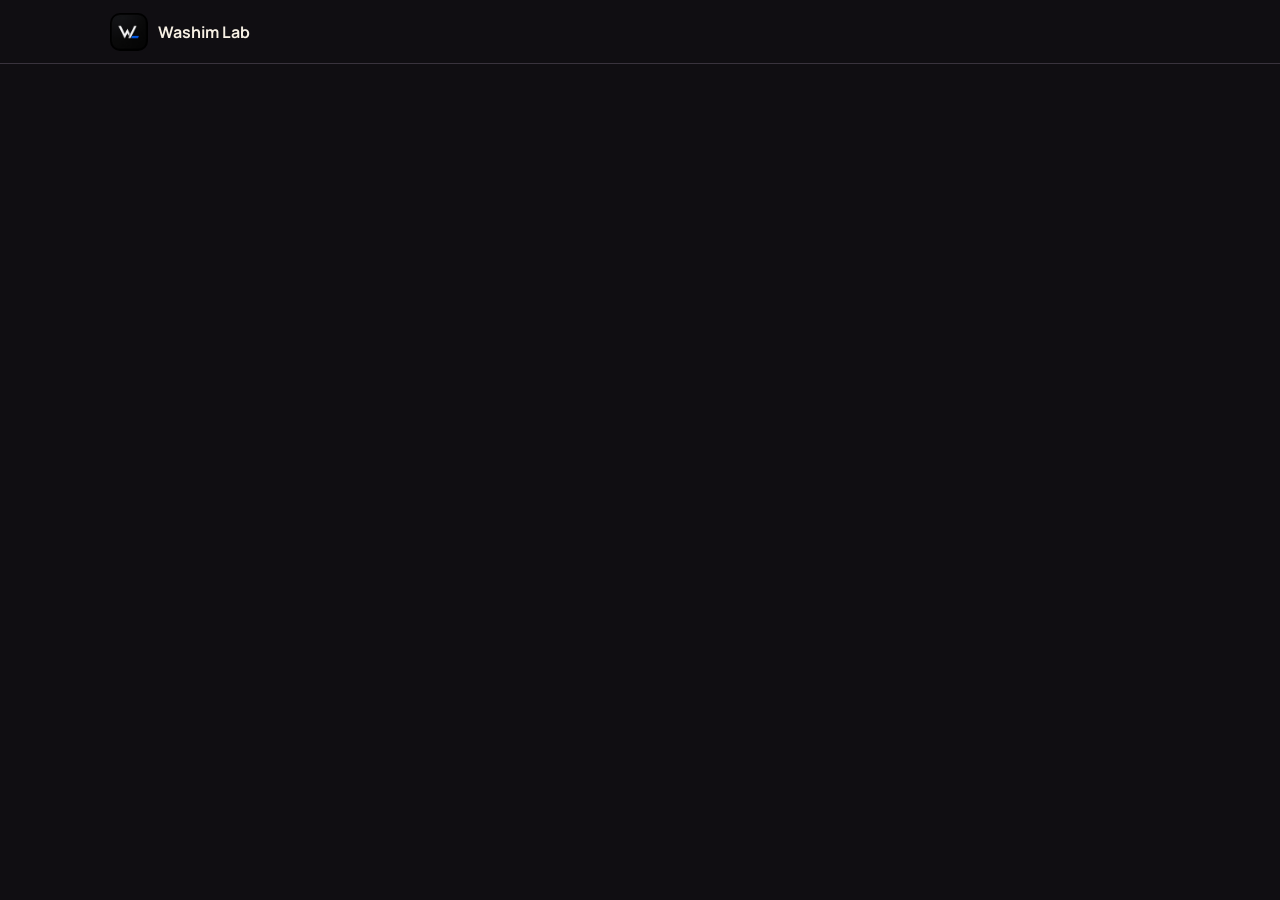
<file: admin/index.html>
<!doctype html>
<html lang="en">
<head>
  <meta charset="utf-8">
  <meta name="viewport" content="width=device-width, initial-scale=1, viewport-fit=cover">
  <meta name="robots" content="noindex,nofollow">
  <title>Washim Lab Admin</title>
  <link rel="preconnect" href="https://fonts.googleapis.com">
  <link rel="preconnect" href="https://fonts.gstatic.com" crossorigin>
  <link rel="stylesheet" href="https://fonts.googleapis.com/css2?family=Instrument+Serif&family=Manrope:wght@400;500;600;700;800&display=swap">
  <link rel="stylesheet" href="admin.css?v=post-date">
</head>
<body>
  <header class="top">
    <a href="../free/"><img src="../a/washim-lab.png" alt="" width="38" height="38"><b>Washim Lab</b></a>
    <button id="signOut" class="quiet" type="button" hidden>Sign out</button>
  </header>
  <main>
    <section id="setup" class="panel" hidden>
      <p class="eyebrow">Setup needed</p><h1>Connect Supabase</h1>
      <p>Project URL ar Publishable key <code>supabase-config.js</code>-e boshan. Tarpor <code>supabase/schema.sql</code> Supabase SQL Editor-e run korun.</p>
    </section>
    <section id="login" class="panel" hidden>
      <p class="eyebrow">Private access</p><h1>Admin login</h1>
      <form id="loginForm">
        <label>Email<input id="email" type="email" autocomplete="username" required></label>
        <label>Password<input id="password" type="password" autocomplete="current-password" required></label>
        <button class="primary" type="submit">Log in</button>
      </form>
      <p id="loginMessage" class="message" role="status"></p>
    </section>
    <div id="dashboard" hidden>
      <section id="library" aria-labelledby="libraryHeading">
        <div class="studio-heading">
          <h1 id="libraryHeading" tabindex="-1">Content studio</h1>
          <button id="newPost" class="primary" type="button">+ New post</button>
        </div>
        <div class="panel library">
          <div class="section-head"><h2>Your posts</h2><button id="refresh" class="quiet" type="button">Refresh</button></div>
          <div class="filters">
            <input id="postSearch" type="search" aria-label="Search posts" placeholder="Search by title…" autocomplete="off">
            <select id="typeFilter" aria-label="Content type filter"><option value="">All types</option><option value="pdf">PDF</option><option value="prompt">Prompt</option><option value="image">Image</option><option value="link">Link</option></select>
            <select id="statusFilter" aria-label="Publication status filter"><option value="">Any status</option><option value="published">Published</option><option value="draft">Drafts</option></select>
          </div>
          <p id="listMessage" class="message" role="status" hidden></p>
          <p id="postCount" class="list-count" role="status"></p>
          <div id="postList"></div>
          <nav id="postPages" class="pagination" aria-label="Posts pages" hidden>
            <button id="prevPage" class="quiet" type="button">Previous</button>
            <span id="pageLabel"></span>
            <button id="nextPage" class="quiet" type="button">Next</button>
          </nav>
        </div>
      </section>
      <section id="editor" class="panel editor" hidden aria-labelledby="postHeading">
        <div class="section-head">
          <h1 id="postHeading" tabindex="-1">New post</h1>
          <button id="cancelEdit" class="quiet" type="button">Back to posts</button>
        </div>
        <form id="postForm">
          <fieldset id="postFields" aria-label="Post details">
          <label>Title<input id="title" maxlength="160" required></label>
          <label>Content type<select id="kind"><option value="pdf">PDF guide</option><option value="prompt">Text prompt</option><option value="image">Image</option><option value="link">External link</option></select></label>
          <label id="bodyField">Description or prompt<textarea id="body" rows="7"></textarea></label>
          <label id="linkField" hidden>External URL<input id="externalUrl" type="url" inputmode="url"></label>
          <label id="fileField">PDF file<input id="contentFile" type="file" accept="application/pdf"></label>
          <label>Cover image <span>optional</span><input id="coverFile" type="file" accept="image/jpeg,image/png,image/webp"></label>
          <p id="coverHint" class="message" hidden></p>
          <img id="currentCover" class="current-cover" alt="Current cover" hidden>
          <div class="checks">
            <label><input id="showLatest" type="checkbox" checked> Show in Latest posts</label>
            <label id="publishChoice"><input id="publishNow" type="checkbox" checked> Publish now</label>
          </div>
          </fieldset>
          <div class="editor-actions">
            <progress id="progress" max="100" value="0" aria-label="Save progress" hidden></progress>
            <p id="postMessage" class="message" role="status" hidden></p>
            <button id="publishButton" class="primary" type="submit">Publish post</button>
          </div>
        </form>
      </section>
    </div>
  </main>
  <script type="module" src="admin.js?v=post-date"></script>
</body>
</html>
</file>
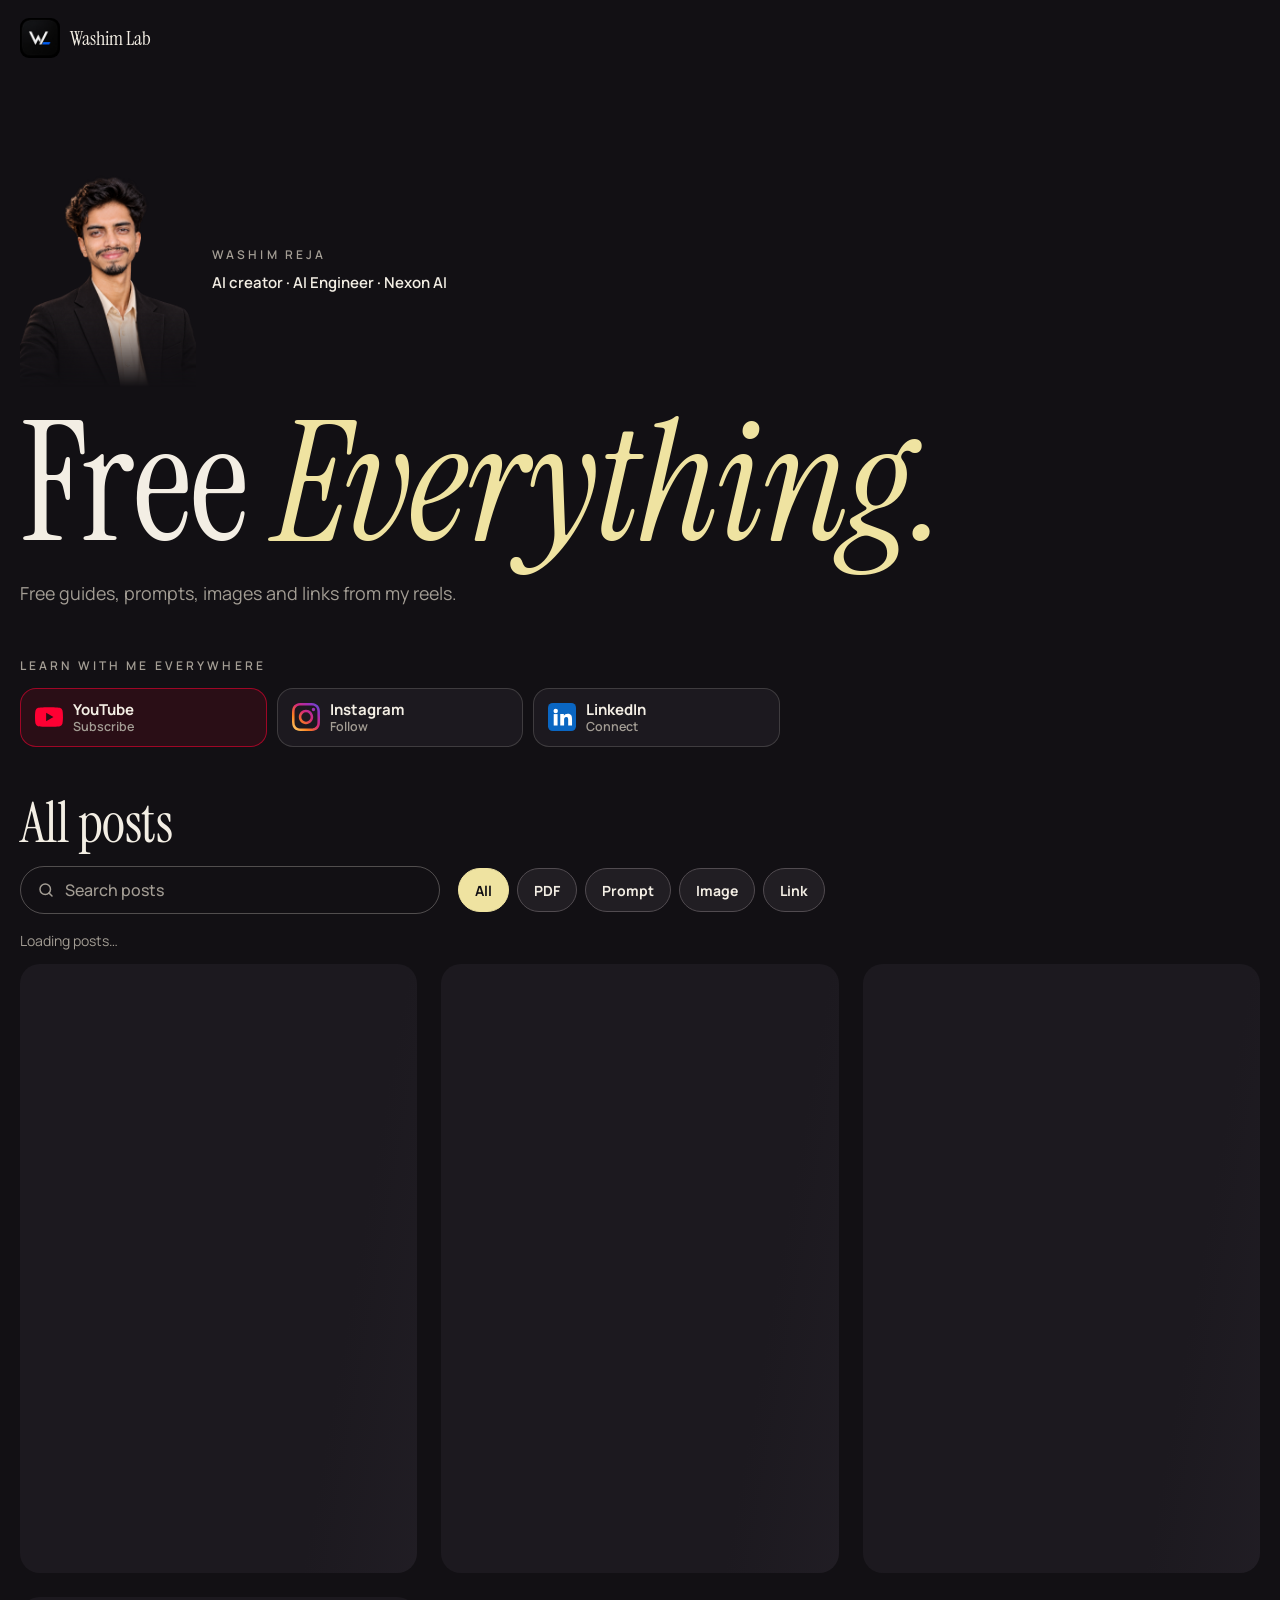
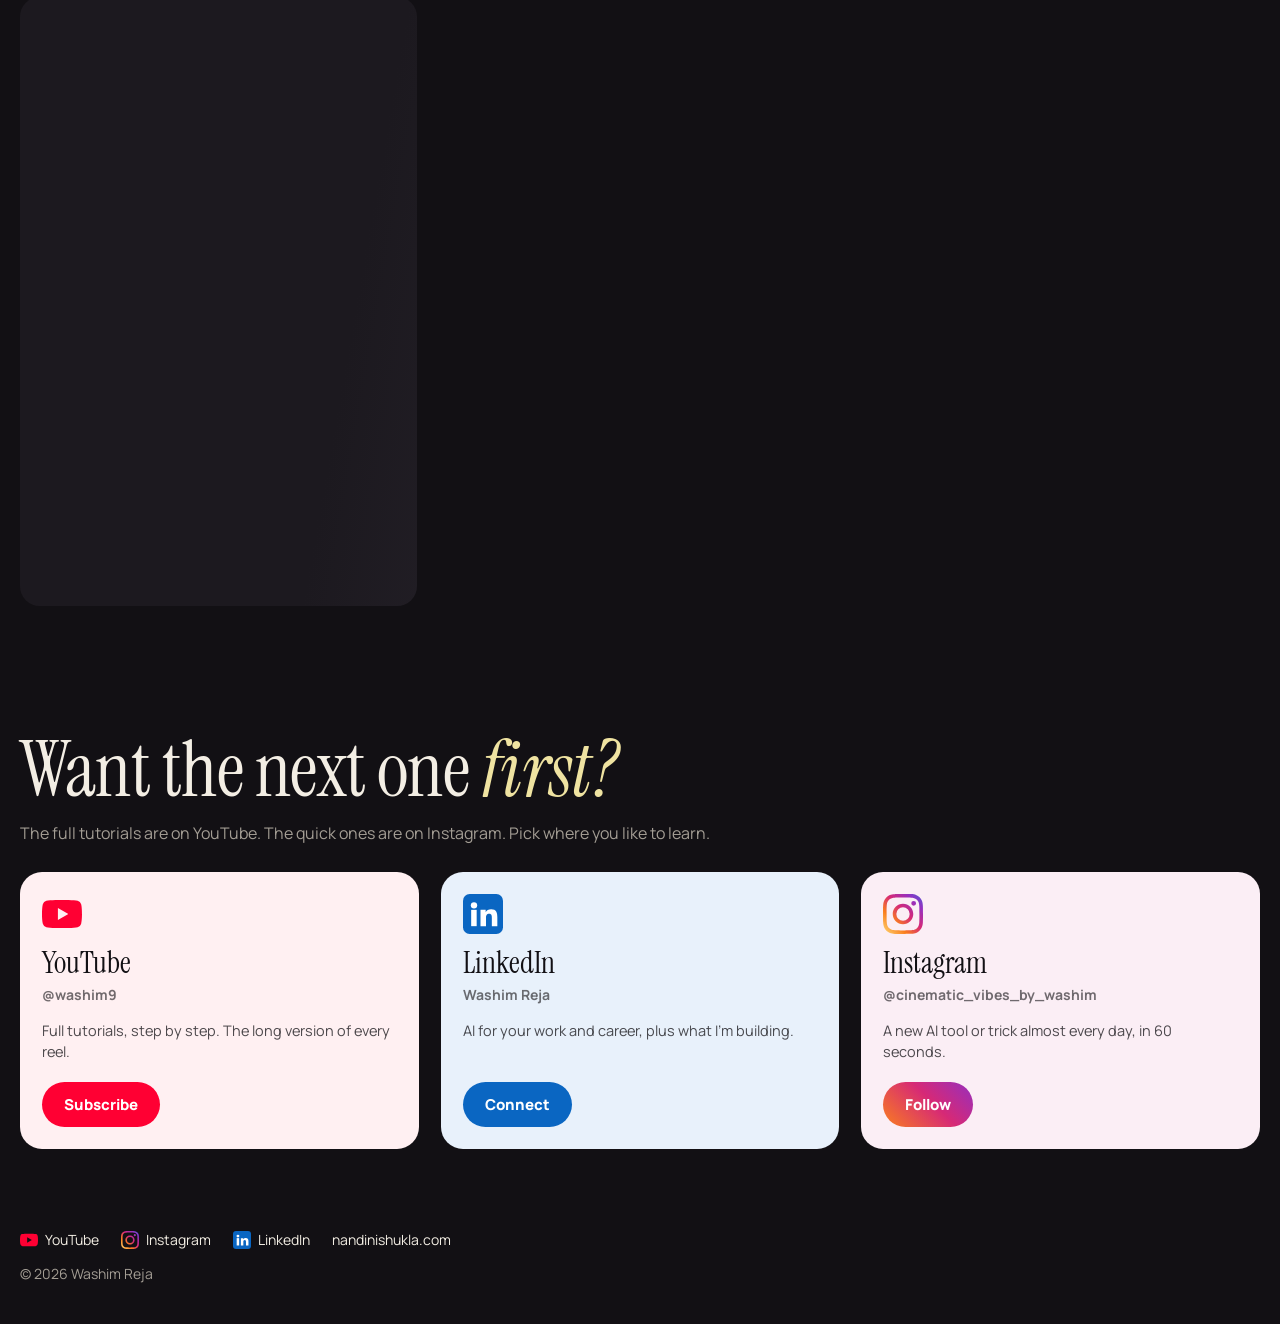
<file: free/index.html>
<!doctype html>
<html lang="en">
<head>
<meta charset="utf-8">
<meta name="viewport" content="width=device-width, initial-scale=1, viewport-fit=cover">
<title>Free AI guides · Washim Reja (Washim.Ai)</title>
<meta name="description" content="Free PDF guides from Washim Reja (techwithnandini.ai): AI tools, prompts, job and internship portals and step-by-step guides from her reels.">
<meta property="og:title" content="Free AI guides · Washim Reja">
<meta property="og:description" content="Every guide from my reels, in one place. Free to download.">
<meta property="og:image" content="/a/reel.jpg">
<meta property="og:url" content="/free/">
<meta name="twitter:card" content="summary_large_image">
<link rel="canonical" href="/free/">
<link rel="preconnect" href="https://fonts.googleapis.com">
<link rel="preconnect" href="https://fonts.gstatic.com" crossorigin>
<link rel="stylesheet" href="https://fonts.googleapis.com/css2?family=Instrument+Serif:ital@0;1&family=Manrope:wght@400;500;600;700;800&display=swap">
<link rel="stylesheet" href="free.css?v=portrait">
</head>
<body>
<svg width="0" height="0" style="position:absolute" aria-hidden="true"><defs><linearGradient id="igg" x1="0" y1="1" x2="1" y2="0"><stop offset="0" stop-color="#FEDA75"/><stop offset=".3" stop-color="#FA7E1E"/><stop offset=".55" stop-color="#D62976"/><stop offset=".8" stop-color="#962FBF"/><stop offset="1" stop-color="#4F5BD5"/></linearGradient></defs></svg>
<header class="top wrap">
  <a class="me" href="/"><img src="../a/washim-lab.png" alt="" width="40" height="40"><b>Washim Lab</b></a>
</header>

<main>
  <section class="intro wrap">
    <div class="who"><img class="portrait" src="../a/washim-free-portrait.webp" alt="Washim Reja" width="768" height="1024">
      <div><div class="k">Washim Reja </div><p class="tag">AI creator · AI Engineer · Nexon AI</p></div></div>
    <h1 class="d">Free <i>Everything.</i></h1>
    <p class="lede">Free guides, prompts, images and links from my reels.</p>
  </section>

  <section class="spot wrap" id="spot" hidden aria-label="Your guide"></section>

  <section class="wrap follow">
    <div class="k">Learn with me everywhere</div>
    <nav class="strip" aria-label="Follow Washim">
      <a class="chip yt" href="https://youtube.com/@washim9" target="_blank" rel="noopener"><svg class="bi" viewBox="0 0 24 24" aria-hidden="true"><path fill="#FF0033" d="M23.498 6.186a3.016 3.016 0 0 0-2.122-2.136C19.505 3.545 12 3.545 12 3.545s-7.505 0-9.377.505A3.017 3.017 0 0 0 .502 6.186C0 8.07 0 12 0 12s0 3.93.502 5.814a3.016 3.016 0 0 0 2.122 2.136c1.871.505 9.376.505 9.376.505s7.505 0 9.377-.505a3.015 3.015 0 0 0 2.122-2.136C24 15.93 24 12 24 12s0-3.93-.502-5.814zM9.545 15.568V8.432L15.818 12l-6.273 3.568z"/></svg><span><b>YouTube</b><small>Subscribe</small></span></a>
      <a class="chip ig" href="https://www.instagram.com/cinematic_vibes_by_washim/" target="_blank" rel="noopener"><svg class="bi" viewBox="0 0 24 24" aria-hidden="true"><path fill="url(#igg)" d="M7.0301.084c-1.2768.0602-2.1487.264-2.911.5634-.7888.3075-1.4575.72-2.1228 1.3877-.6652.6677-1.075 1.3368-1.3802 2.127-.2954.7638-.4956 1.6365-.552 2.914-.0564 1.2775-.0689 1.6882-.0626 4.947.0062 3.2586.0206 3.6671.0825 4.9473.061 1.2765.264 2.1482.5635 2.9107.308.7889.72 1.4573 1.388 2.1228.6679.6655 1.3365 1.0743 2.1285 1.38.7632.295 1.6361.4961 2.9134.552 1.2773.056 1.6884.069 4.9462.0627 3.2578-.0062 3.668-.0207 4.9478-.0814 1.28-.0607 2.147-.2652 2.9098-.5633.7889-.3086 1.4578-.72 2.1228-1.3881.665-.6682 1.0745-1.3378 1.3795-2.1284.2957-.7632.4966-1.636.552-2.9124.056-1.2809.0692-1.6898.063-4.948-.0063-3.2583-.021-3.6668-.0817-4.9465-.0607-1.2797-.264-2.1487-.5633-2.9117-.3084-.7889-.72-1.4568-1.3876-2.1228C21.2982 1.33 20.628.9208 19.8378.6165 19.074.321 18.2017.1197 16.9244.0645 15.6471.0093 15.236-.005 11.977.0014 8.718.0076 8.31.0215 7.0301.0839m.1402 21.6932c-1.17-.0509-1.8053-.2453-2.2287-.408-.5606-.216-.96-.4771-1.3819-.895-.422-.4178-.6811-.8186-.9-1.378-.1644-.4234-.3624-1.058-.4171-2.228-.0595-1.2645-.072-1.6442-.079-4.848-.007-3.2037.0053-3.583.0607-4.848.05-1.169.2456-1.805.408-2.2282.216-.5613.4762-.96.895-1.3816.4188-.4217.8184-.6814 1.3783-.9003.423-.1651 1.0575-.3614 2.227-.4171 1.2655-.06 1.6447-.072 4.848-.079 3.2033-.007 3.5835.005 4.8495.0608 1.169.0508 1.8053.2445 2.228.408.5608.216.96.4754 1.3816.895.4217.4194.6816.8176.9005 1.3787.1653.4217.3617 1.056.4169 2.2263.0602 1.2655.0739 1.645.0796 4.848.0058 3.203-.0055 3.5834-.061 4.848-.051 1.17-.245 1.8055-.408 2.2294-.216.5604-.4763.96-.8954 1.3814-.419.4215-.8181.6811-1.3783.9-.4224.1649-1.0577.3617-2.2262.4174-1.2656.0595-1.6448.072-4.8493.079-3.2045.007-3.5825-.006-4.848-.0608M16.953 5.5864A1.44 1.44 0 1 0 18.39 4.144a1.44 1.44 0 0 0-1.437 1.4424M5.8385 12.012c.0067 3.4032 2.7706 6.1557 6.173 6.1493 3.4026-.0065 6.157-2.7701 6.1506-6.1733-.0065-3.4032-2.771-6.1565-6.174-6.1498-3.403.0067-6.156 2.771-6.1496 6.1738M8 12.0077a4 4 0 1 1 4.008 3.9921A3.9996 3.9996 0 0 1 8 12.0077"/></svg><span><b>Instagram</b><small>Follow</small></span></a>
      <a class="chip li" href="https://www.linkedin.com/in/washim-reja-376832339/" target="_blank" rel="noopener"><svg class="bi" viewBox="0 0 24 24" aria-hidden="true"><rect width="24" height="24" rx="4" fill="#0A66C2"/><circle cx="6.6" cy="6.8" r="1.9" fill="#fff"/><rect x="4.9" y="9.5" width="3.3" height="9.8" fill="#fff"/><path fill="#fff" d="M10.5 9.5h3.1v1.4c.5-.9 1.7-1.7 3.3-1.7 3.1 0 3.7 2 3.7 4.7v5.4h-3.3v-4.8c0-1.2 0-2.6-1.6-2.6s-1.9 1.2-1.9 2.5v4.9h-3.3z"/></svg><span><b>LinkedIn</b><small>Connect</small></span></a>
    </nav>
  </section>

  <section class="wrap latest" aria-labelledby="latest-title" hidden>
    <header><h2 id="latest-title" class="d">Latest posts</h2>
      <button type="button" class="motion-toggle">Pause</button></header>
    <div class="latest-window"><div class="latest-track"></div></div>
  </section>

  <section class="wrap archive" id="all-posts" aria-labelledby="archive-title">
    <h2 class="d" id="archive-title">All posts</h2>
    <div class="archive-controls">
      <label class="search">
        <svg viewBox="0 0 24 24" aria-hidden="true"><circle cx="11" cy="11" r="7" fill="none" stroke="currentColor" stroke-width="2"/><path d="m20 20-4-4" stroke="currentColor" stroke-width="2" stroke-linecap="round"/></svg>
        <input id="q" type="search" placeholder="Search posts" autocomplete="off" aria-label="Search posts">
      </label>
      <div class="post-filters" role="group" aria-label="Filter by content type">
        <button type="button" data-kind="" aria-pressed="true">All</button>
        <button type="button" data-kind="pdf" aria-pressed="false">PDF</button>
        <button type="button" data-kind="prompt" aria-pressed="false">Prompt</button>
        <button type="button" data-kind="image" aria-pressed="false">Image</button>
        <button type="button" data-kind="link" aria-pressed="false">Link</button>
      </div>
    </div>
    <p class="archive-count" id="post-count" role="status">Loading posts…</p>
    <div class="grid" id="grid">
      <div class="card sk"></div><div class="card sk"></div><div class="card sk"></div><div class="card sk"></div>
    </div>
    <div class="fallback" id="fallback" hidden>
      <p>Some posts couldn't load. Refresh the page to try again.</p>
    </div>
    <button class="btn ghost load-more" id="load-more" type="button" hidden>Load more</button>
    <noscript><div class="fallback"><p>Please turn on JavaScript to see the posts.</p></div></noscript>
  </section>

  <section class="more wrap">
    <h2 class="d">Want the next one <i>first?</i></h2>
    <p>The full tutorials are on YouTube. The quick ones are on Instagram. Pick where you like to learn.</p>
    <div class="socials">
      <a class="sc yt" href="https://youtube.com/@washim9" target="_blank" rel="noopener">
        <div class="sc-top"><svg class="bi" viewBox="0 0 24 24" aria-hidden="true"><path fill="#FF0033" d="M23.498 6.186a3.016 3.016 0 0 0-2.122-2.136C19.505 3.545 12 3.545 12 3.545s-7.505 0-9.377.505A3.017 3.017 0 0 0 .502 6.186C0 8.07 0 12 0 12s0 3.93.502 5.814a3.016 3.016 0 0 0 2.122 2.136c1.871.505 9.376.505 9.376.505s7.505 0 9.377-.505a3.015 3.015 0 0 0 2.122-2.136C24 15.93 24 12 24 12s0-3.93-.502-5.814zM9.545 15.568V8.432L15.818 12l-6.273 3.568z"/></svg></div>
        <div class="sc-name">YouTube</div><div class="sc-h">@washim9</div>
        <p>Full tutorials, step by step. The long version of every reel.</p>
        <span class="sc-btn">Subscribe</span>
      </a>
      <a class="sc li" href="https://www.linkedin.com/in/washim-reja-376832339/" target="_blank" rel="noopener">
        <div class="sc-top"><svg class="bi" viewBox="0 0 24 24" aria-hidden="true"><rect width="24" height="24" rx="4" fill="#0A66C2"/><circle cx="6.6" cy="6.8" r="1.9" fill="#fff"/><rect x="4.9" y="9.5" width="3.3" height="9.8" fill="#fff"/><path fill="#fff" d="M10.5 9.5h3.1v1.4c.5-.9 1.7-1.7 3.3-1.7 3.1 0 3.7 2 3.7 4.7v5.4h-3.3v-4.8c0-1.2 0-2.6-1.6-2.6s-1.9 1.2-1.9 2.5v4.9h-3.3z"/></svg></div>
        <div class="sc-name">LinkedIn</div><div class="sc-h">Washim Reja</div>
        <p>AI for your work and career, plus what I'm building.</p>
        <span class="sc-btn">Connect</span>
      </a>
      <a class="sc ig" href="https://www.instagram.com/cinematic_vibes_by_washim/" target="_blank" rel="noopener">
        <div class="sc-top"><svg class="bi" viewBox="0 0 24 24" aria-hidden="true"><path fill="url(#igg)" d="M7.0301.084c-1.2768.0602-2.1487.264-2.911.5634-.7888.3075-1.4575.72-2.1228 1.3877-.6652.6677-1.075 1.3368-1.3802 2.127-.2954.7638-.4956 1.6365-.552 2.914-.0564 1.2775-.0689 1.6882-.0626 4.947.0062 3.2586.0206 3.6671.0825 4.9473.061 1.2765.264 2.1482.5635 2.9107.308.7889.72 1.4573 1.388 2.1228.6679.6655 1.3365 1.0743 2.1285 1.38.7632.295 1.6361.4961 2.9134.552 1.2773.056 1.6884.069 4.9462.0627 3.2578-.0062 3.668-.0207 4.9478-.0814 1.28-.0607 2.147-.2652 2.9098-.5633.7889-.3086 1.4578-.72 2.1228-1.3881.665-.6682 1.0745-1.3378 1.3795-2.1284.2957-.7632.4966-1.636.552-2.9124.056-1.2809.0692-1.6898.063-4.948-.0063-3.2583-.021-3.6668-.0817-4.9465-.0607-1.2797-.264-2.1487-.5633-2.9117-.3084-.7889-.72-1.4568-1.3876-2.1228C21.2982 1.33 20.628.9208 19.8378.6165 19.074.321 18.2017.1197 16.9244.0645 15.6471.0093 15.236-.005 11.977.0014 8.718.0076 8.31.0215 7.0301.0839m.1402 21.6932c-1.17-.0509-1.8053-.2453-2.2287-.408-.5606-.216-.96-.4771-1.3819-.895-.422-.4178-.6811-.8186-.9-1.378-.1644-.4234-.3624-1.058-.4171-2.228-.0595-1.2645-.072-1.6442-.079-4.848-.007-3.2037.0053-3.583.0607-4.848.05-1.169.2456-1.805.408-2.2282.216-.5613.4762-.96.895-1.3816.4188-.4217.8184-.6814 1.3783-.9003.423-.1651 1.0575-.3614 2.227-.4171 1.2655-.06 1.6447-.072 4.848-.079 3.2033-.007 3.5835.005 4.8495.0608 1.169.0508 1.8053.2445 2.228.408.5608.216.96.4754 1.3816.895.4217.4194.6816.8176.9005 1.3787.1653.4217.3617 1.056.4169 2.2263.0602 1.2655.0739 1.645.0796 4.848.0058 3.203-.0055 3.5834-.061 4.848-.051 1.17-.245 1.8055-.408 2.2294-.216.5604-.4763.96-.8954 1.3814-.419.4215-.8181.6811-1.3783.9-.4224.1649-1.0577.3617-2.2262.4174-1.2656.0595-1.6448.072-4.8493.079-3.2045.007-3.5825-.006-4.848-.0608M16.953 5.5864A1.44 1.44 0 1 0 18.39 4.144a1.44 1.44 0 0 0-1.437 1.4424M5.8385 12.012c.0067 3.4032 2.7706 6.1557 6.173 6.1493 3.4026-.0065 6.157-2.7701 6.1506-6.1733-.0065-3.4032-2.771-6.1565-6.174-6.1498-3.403.0067-6.156 2.771-6.1496 6.1738M8 12.0077a4 4 0 1 1 4.008 3.9921A3.9996 3.9996 0 0 1 8 12.0077"/></svg></div>
        <div class="sc-name">Instagram</div><div class="sc-h">@cinematic_vibes_by_washim</div>
        <p>A new AI tool or trick almost every day, in 60 seconds.</p>
        <span class="sc-btn">Follow</span>
      </a>
    </div>
  </section>
</main>

<footer class="wrap">
  <div class="fl-links"><a href="https://youtube.com/@washim9" target="_blank" rel="noopener"><svg class="bi" viewBox="0 0 24 24" aria-hidden="true"><path fill="#FF0033" d="M23.498 6.186a3.016 3.016 0 0 0-2.122-2.136C19.505 3.545 12 3.545 12 3.545s-7.505 0-9.377.505A3.017 3.017 0 0 0 .502 6.186C0 8.07 0 12 0 12s0 3.93.502 5.814a3.016 3.016 0 0 0 2.122 2.136c1.871.505 9.376.505 9.376.505s7.505 0 9.377-.505a3.015 3.015 0 0 0 2.122-2.136C24 15.93 24 12 24 12s0-3.93-.502-5.814zM9.545 15.568V8.432L15.818 12l-6.273 3.568z"/></svg> YouTube</a><a href="https://www.instagram.com/cinematic_vibes_by_washim/" target="_blank" rel="noopener"><svg class="bi" viewBox="0 0 24 24" aria-hidden="true"><path fill="url(#igg)" d="M7.0301.084c-1.2768.0602-2.1487.264-2.911.5634-.7888.3075-1.4575.72-2.1228 1.3877-.6652.6677-1.075 1.3368-1.3802 2.127-.2954.7638-.4956 1.6365-.552 2.914-.0564 1.2775-.0689 1.6882-.0626 4.947.0062 3.2586.0206 3.6671.0825 4.9473.061 1.2765.264 2.1482.5635 2.9107.308.7889.72 1.4573 1.388 2.1228.6679.6655 1.3365 1.0743 2.1285 1.38.7632.295 1.6361.4961 2.9134.552 1.2773.056 1.6884.069 4.9462.0627 3.2578-.0062 3.668-.0207 4.9478-.0814 1.28-.0607 2.147-.2652 2.9098-.5633.7889-.3086 1.4578-.72 2.1228-1.3881.665-.6682 1.0745-1.3378 1.3795-2.1284.2957-.7632.4966-1.636.552-2.9124.056-1.2809.0692-1.6898.063-4.948-.0063-3.2583-.021-3.6668-.0817-4.9465-.0607-1.2797-.264-2.1487-.5633-2.9117-.3084-.7889-.72-1.4568-1.3876-2.1228C21.2982 1.33 20.628.9208 19.8378.6165 19.074.321 18.2017.1197 16.9244.0645 15.6471.0093 15.236-.005 11.977.0014 8.718.0076 8.31.0215 7.0301.0839m.1402 21.6932c-1.17-.0509-1.8053-.2453-2.2287-.408-.5606-.216-.96-.4771-1.3819-.895-.422-.4178-.6811-.8186-.9-1.378-.1644-.4234-.3624-1.058-.4171-2.228-.0595-1.2645-.072-1.6442-.079-4.848-.007-3.2037.0053-3.583.0607-4.848.05-1.169.2456-1.805.408-2.2282.216-.5613.4762-.96.895-1.3816.4188-.4217.8184-.6814 1.3783-.9003.423-.1651 1.0575-.3614 2.227-.4171 1.2655-.06 1.6447-.072 4.848-.079 3.2033-.007 3.5835.005 4.8495.0608 1.169.0508 1.8053.2445 2.228.408.5608.216.96.4754 1.3816.895.4217.4194.6816.8176.9005 1.3787.1653.4217.3617 1.056.4169 2.2263.0602 1.2655.0739 1.645.0796 4.848.0058 3.203-.0055 3.5834-.061 4.848-.051 1.17-.245 1.8055-.408 2.2294-.216.5604-.4763.96-.8954 1.3814-.419.4215-.8181.6811-1.3783.9-.4224.1649-1.0577.3617-2.2262.4174-1.2656.0595-1.6448.072-4.8493.079-3.2045.007-3.5825-.006-4.848-.0608M16.953 5.5864A1.44 1.44 0 1 0 18.39 4.144a1.44 1.44 0 0 0-1.437 1.4424M5.8385 12.012c.0067 3.4032 2.7706 6.1557 6.173 6.1493 3.4026-.0065 6.157-2.7701 6.1506-6.1733-.0065-3.4032-2.771-6.1565-6.174-6.1498-3.403.0067-6.156 2.771-6.1496 6.1738M8 12.0077a4 4 0 1 1 4.008 3.9921A3.9996 3.9996 0 0 1 8 12.0077"/></svg> Instagram</a><a href="https://www.linkedin.com/in/washim-reja-376832339/" target="_blank" rel="noopener"><svg class="bi" viewBox="0 0 24 24" aria-hidden="true"><rect width="24" height="24" rx="4" fill="#0A66C2"/><circle cx="6.6" cy="6.8" r="1.9" fill="#fff"/><rect x="4.9" y="9.5" width="3.3" height="9.8" fill="#fff"/><path fill="#fff" d="M10.5 9.5h3.1v1.4c.5-.9 1.7-1.7 3.3-1.7 3.1 0 3.7 2 3.7 4.7v5.4h-3.3v-4.8c0-1.2 0-2.6-1.6-2.6s-1.9 1.2-1.9 2.5v4.9h-3.3z"/></svg> LinkedIn</a><a href="/">nandinishukla.com</a></div>
  <div>© 2026 Washim Reja </div>
</footer>

<script type="module" src="free.js?v=public-feed"></script>
<script type="module" src="latest.js?v=public-feed"></script>
</body>
</html>
</file>
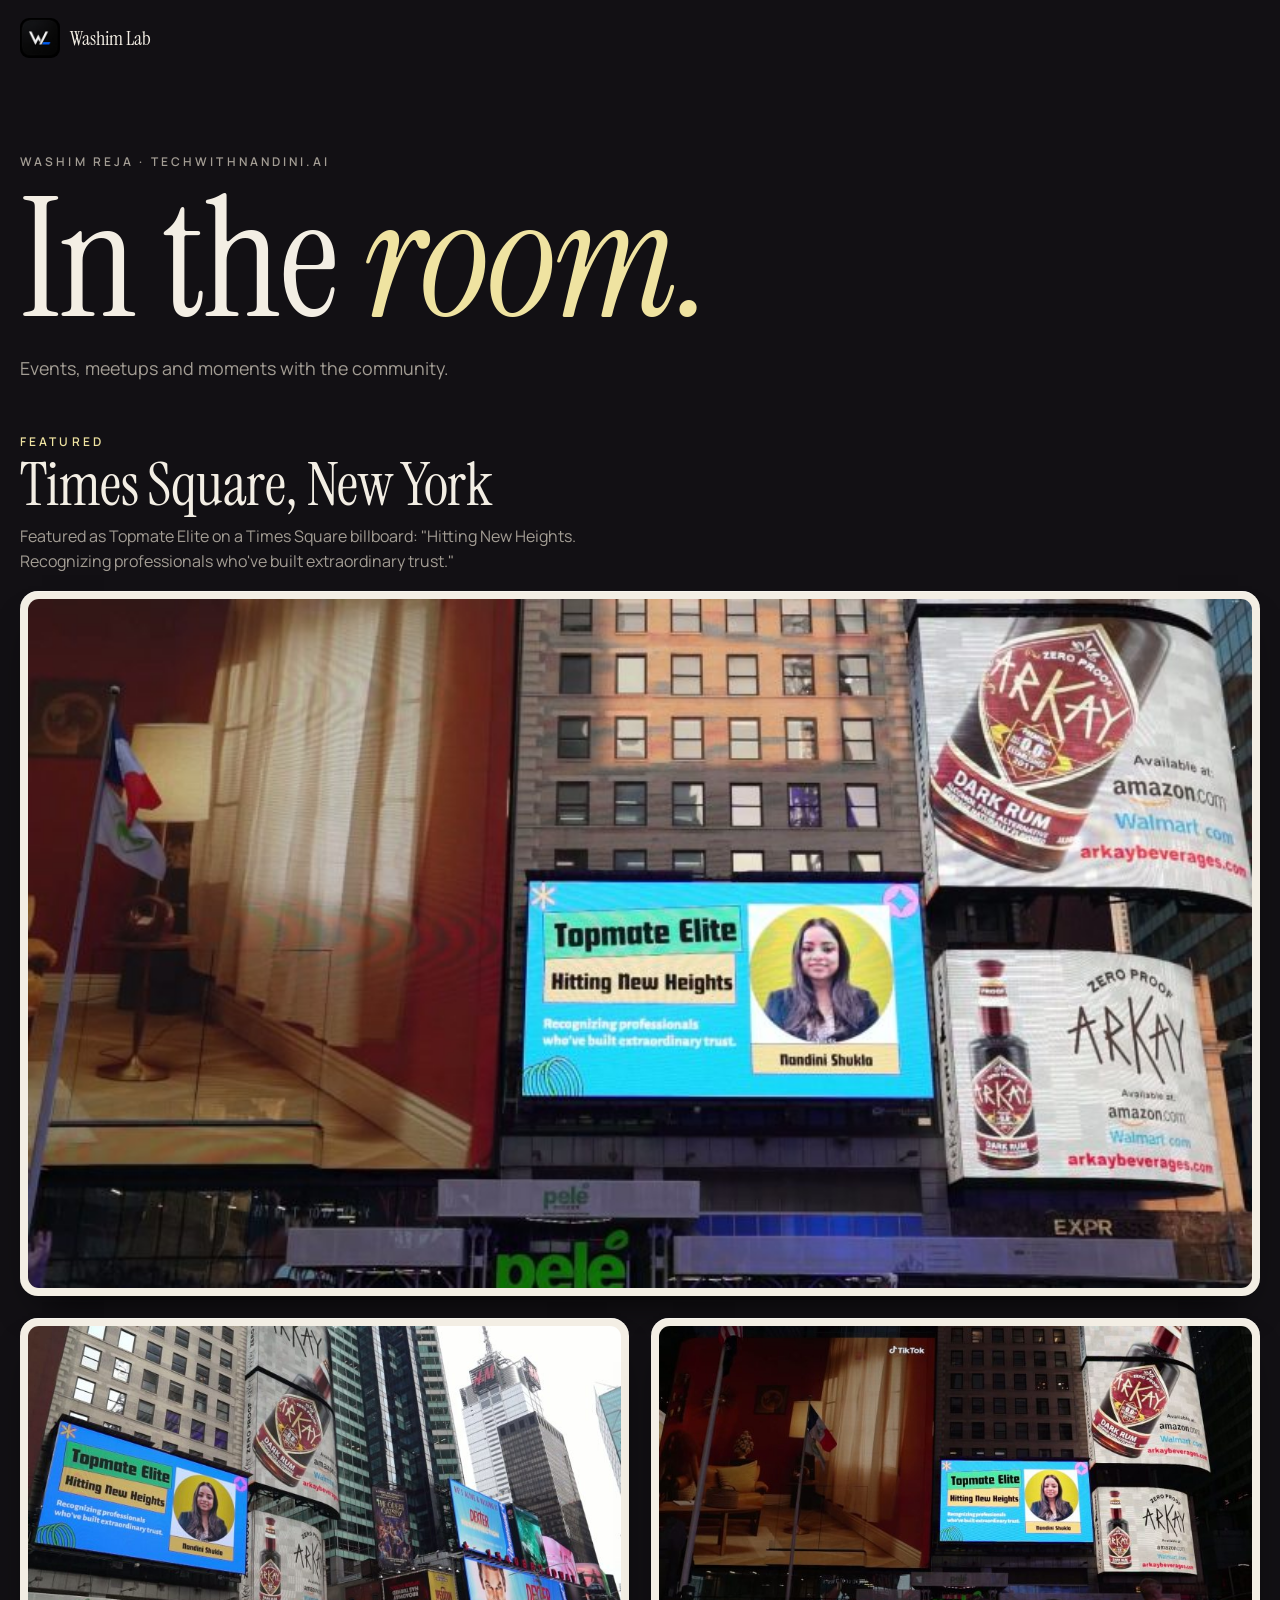
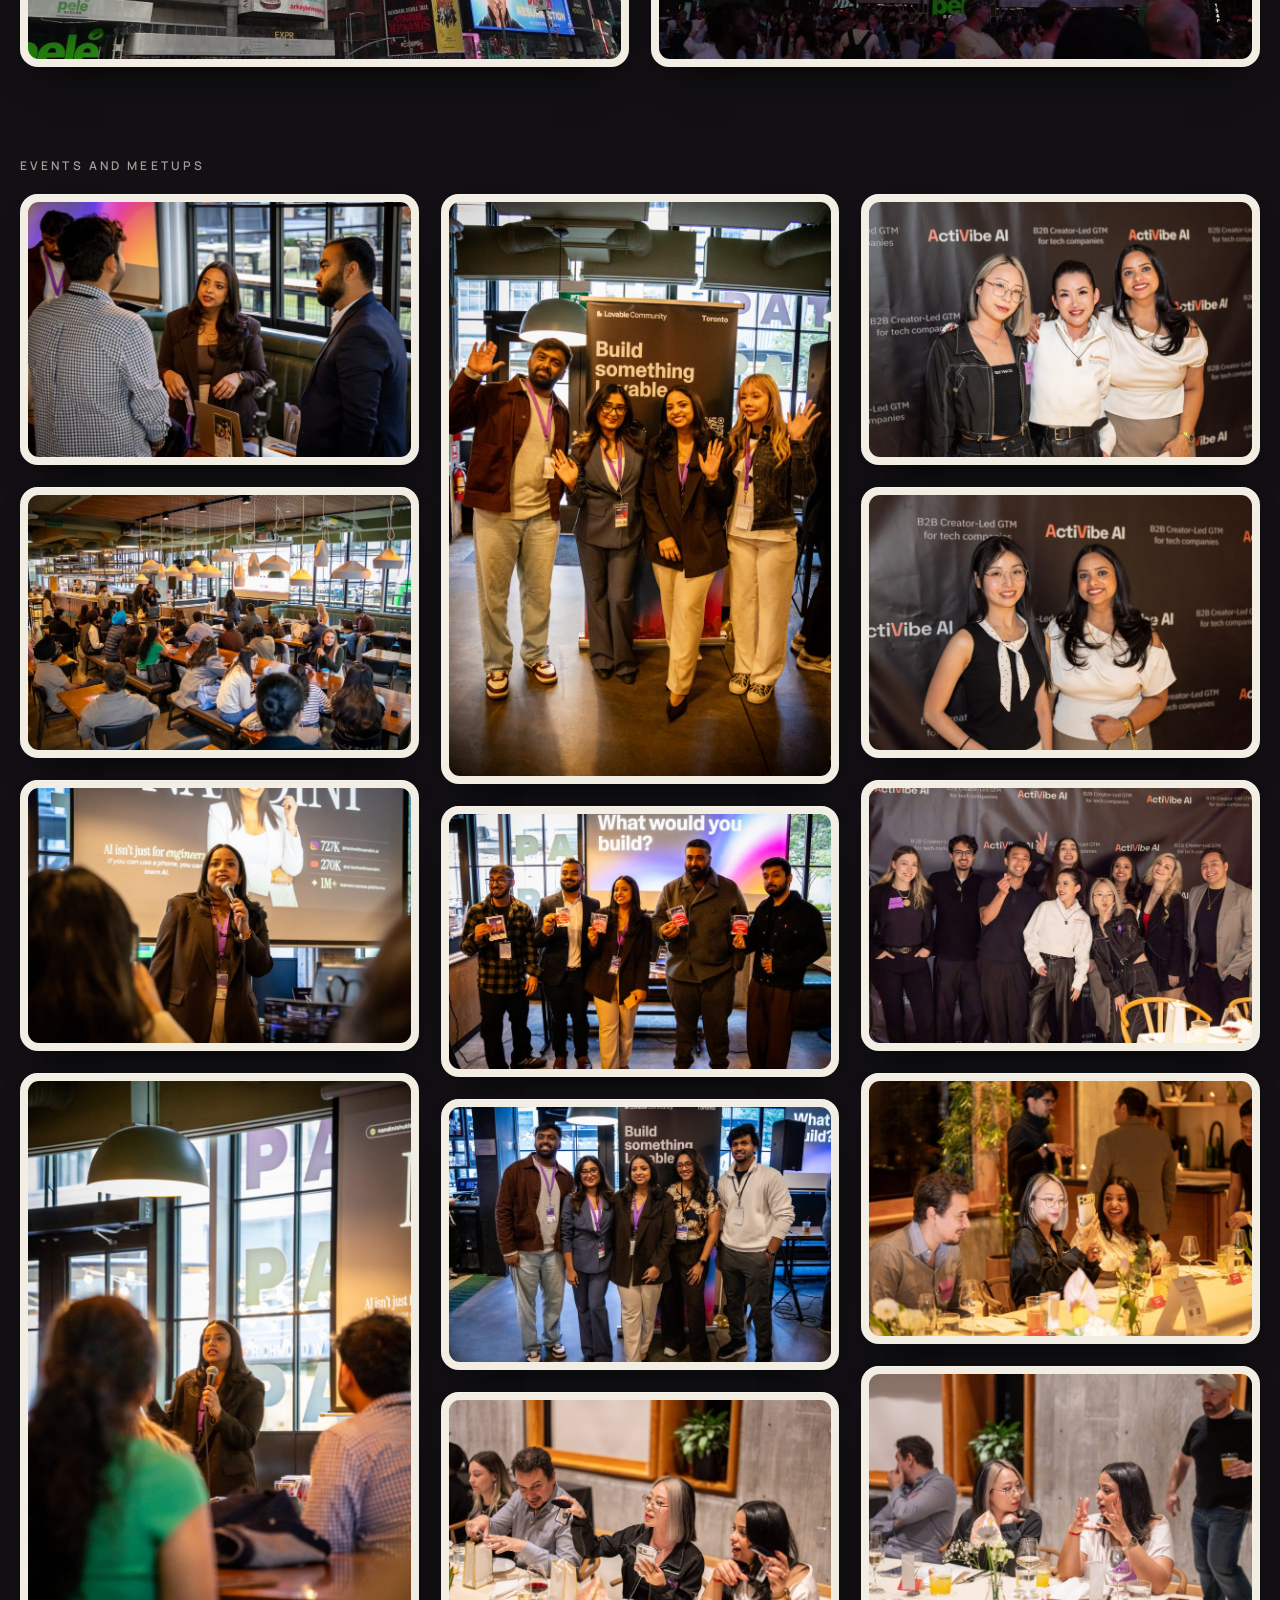
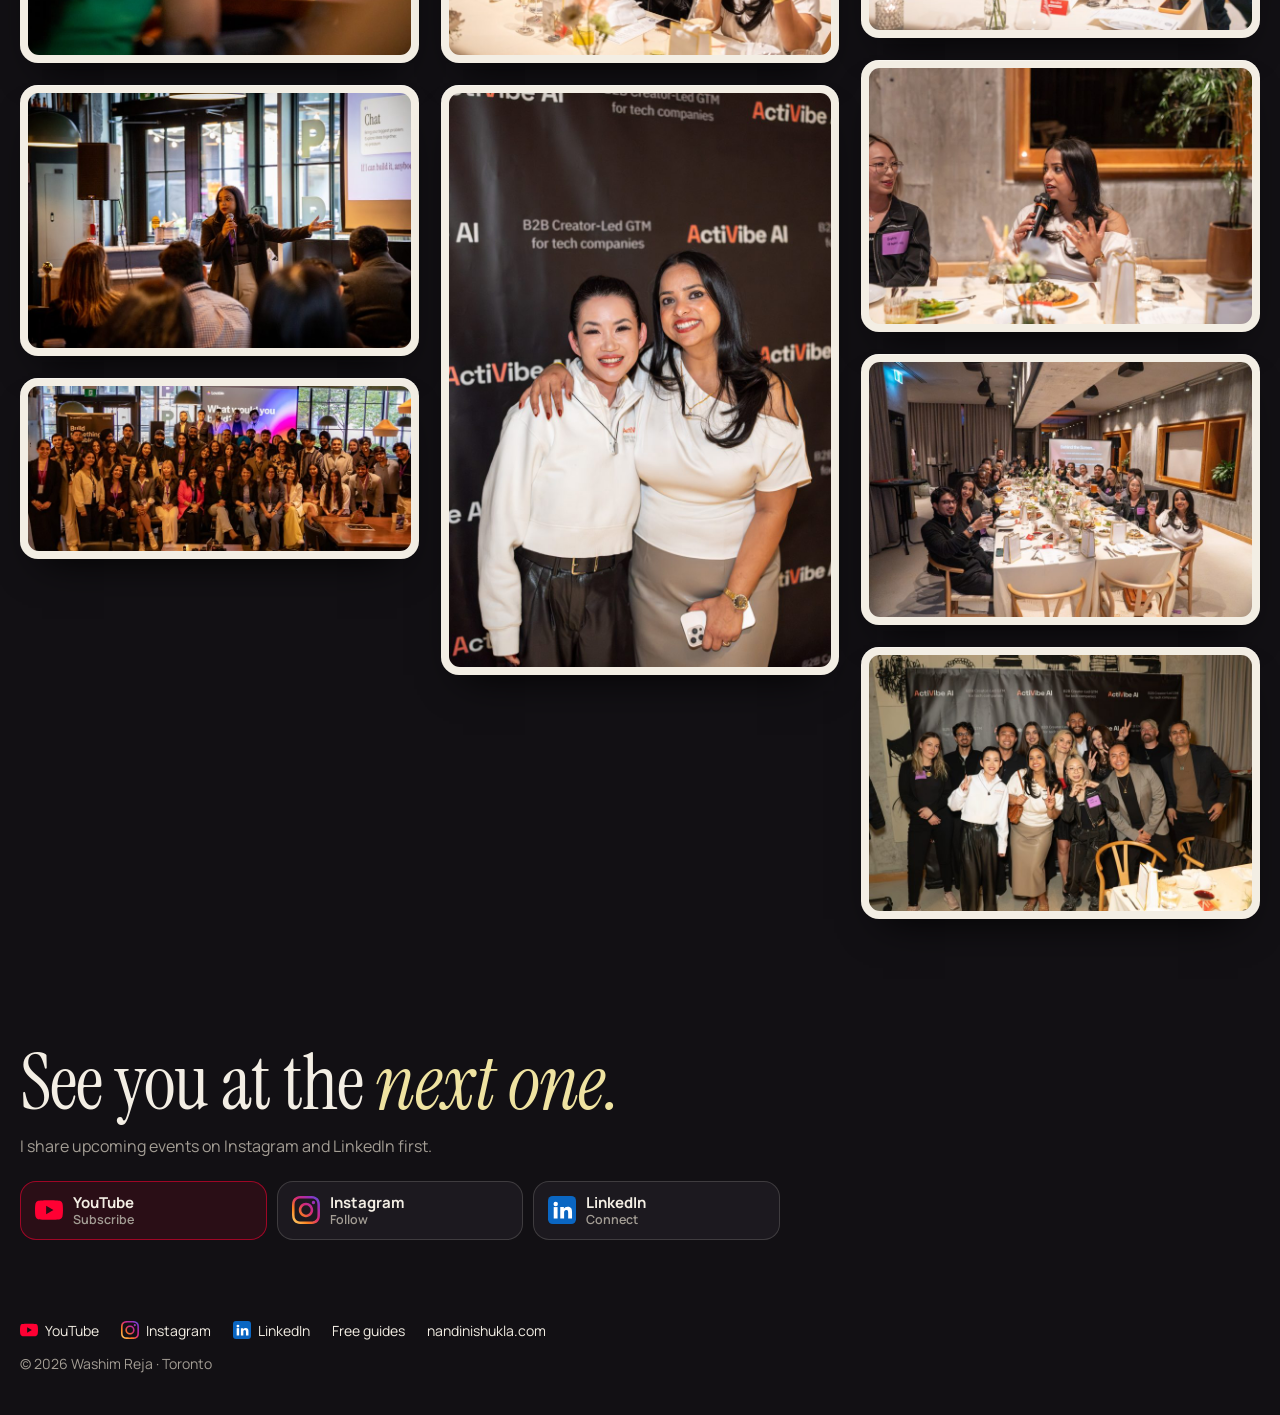
<file: gallery/index.html>
<!doctype html>
<html lang="en">
<head>
<meta charset="utf-8">
<meta name="viewport" content="width=device-width, initial-scale=1, viewport-fit=cover">
<title>Gallery · Washim Reja (techwithnandini.ai)</title>
<meta name="description" content="Photos from Washim Reja's events, meetups and creator moments.">
<meta property="og:title" content="Gallery · Washim Reja">
<meta property="og:description" content="Events, meetups and moments with the community.">
<meta property="og:image" content="/a/reel.jpg">
<meta property="og:url" content="/gallery/">
<link rel="canonical" href="/gallery/">
<link rel="preconnect" href="https://fonts.googleapis.com">
<link rel="preconnect" href="https://fonts.gstatic.com" crossorigin>
<link rel="stylesheet" href="https://fonts.googleapis.com/css2?family=Instrument+Serif:ital@0;1&family=Manrope:wght@400;500;600;700;800&display=swap">
<link rel="stylesheet" href="/free/free.css?v=4741a353">
<link rel="stylesheet" href="gallery.css?v=3b629e63">
</head>
<body>
<svg width="0" height="0" style="position:absolute" aria-hidden="true"><defs><linearGradient id="igg" x1="0" y1="1" x2="1" y2="0"><stop offset="0" stop-color="#FEDA75"/><stop offset=".3" stop-color="#FA7E1E"/><stop offset=".55" stop-color="#D62976"/><stop offset=".8" stop-color="#962FBF"/><stop offset="1" stop-color="#4F5BD5"/></linearGradient></defs></svg>
<header class="top wrap">
  <a class="me" href="/"><img src="../a/washim-lab.png" alt="" width="40" height="40"><b>Washim Lab</b></a>
</header>

<main>
  <section class="intro wrap">
    <div class="k">Washim Reja · techwithnandini.ai</div>
    <h1 class="d">In the <i>room.</i></h1>
    <p class="lede">Events, meetups and moments with the community.</p>
  </section>

  <section class="wrap" id="featured"></section>

  <section class="wrap evs-k"><div class="k">Events and meetups</div></section>
  <section class="wrap" id="events" aria-live="polite">
    <div class="g-sk"><div></div><div></div><div></div><div></div><div></div><div></div></div>
  </section>
  <p class="wrap empty" id="empty" hidden>Event photos coming soon.</p>

  <section class="more wrap">
    <h2 class="d">See you at the <i>next one.</i></h2>
    <p>I share upcoming events on Instagram and LinkedIn first.</p>
    <nav class="strip" aria-label="Follow Washim">
      <a class="chip yt" href="https://youtube.com/@washim9" target="_blank" rel="noopener"><svg class="bi" viewBox="0 0 24 24" aria-hidden="true"><path fill="#FF0033" d="M23.498 6.186a3.016 3.016 0 0 0-2.122-2.136C19.505 3.545 12 3.545 12 3.545s-7.505 0-9.377.505A3.017 3.017 0 0 0 .502 6.186C0 8.07 0 12 0 12s0 3.93.502 5.814a3.016 3.016 0 0 0 2.122 2.136c1.871.505 9.376.505 9.376.505s7.505 0 9.377-.505a3.015 3.015 0 0 0 2.122-2.136C24 15.93 24 12 24 12s0-3.93-.502-5.814zM9.545 15.568V8.432L15.818 12l-6.273 3.568z"/></svg><span><b>YouTube</b><small>Subscribe</small></span></a>
      <a class="chip ig" href="https://www.instagram.com/cinematic_vibes_by_washim/" target="_blank" rel="noopener"><svg class="bi" viewBox="0 0 24 24" aria-hidden="true"><path fill="url(#igg)" d="M7.0301.084c-1.2768.0602-2.1487.264-2.911.5634-.7888.3075-1.4575.72-2.1228 1.3877-.6652.6677-1.075 1.3368-1.3802 2.127-.2954.7638-.4956 1.6365-.552 2.914-.0564 1.2775-.0689 1.6882-.0626 4.947.0062 3.2586.0206 3.6671.0825 4.9473.061 1.2765.264 2.1482.5635 2.9107.308.7889.72 1.4573 1.388 2.1228.6679.6655 1.3365 1.0743 2.1285 1.38.7632.295 1.6361.4961 2.9134.552 1.2773.056 1.6884.069 4.9462.0627 3.2578-.0062 3.668-.0207 4.9478-.0814 1.28-.0607 2.147-.2652 2.9098-.5633.7889-.3086 1.4578-.72 2.1228-1.3881.665-.6682 1.0745-1.3378 1.3795-2.1284.2957-.7632.4966-1.636.552-2.9124.056-1.2809.0692-1.6898.063-4.948-.0063-3.2583-.021-3.6668-.0817-4.9465-.0607-1.2797-.264-2.1487-.5633-2.9117-.3084-.7889-.72-1.4568-1.3876-2.1228C21.2982 1.33 20.628.9208 19.8378.6165 19.074.321 18.2017.1197 16.9244.0645 15.6471.0093 15.236-.005 11.977.0014 8.718.0076 8.31.0215 7.0301.0839m.1402 21.6932c-1.17-.0509-1.8053-.2453-2.2287-.408-.5606-.216-.96-.4771-1.3819-.895-.422-.4178-.6811-.8186-.9-1.378-.1644-.4234-.3624-1.058-.4171-2.228-.0595-1.2645-.072-1.6442-.079-4.848-.007-3.2037.0053-3.583.0607-4.848.05-1.169.2456-1.805.408-2.2282.216-.5613.4762-.96.895-1.3816.4188-.4217.8184-.6814 1.3783-.9003.423-.1651 1.0575-.3614 2.227-.4171 1.2655-.06 1.6447-.072 4.848-.079 3.2033-.007 3.5835.005 4.8495.0608 1.169.0508 1.8053.2445 2.228.408.5608.216.96.4754 1.3816.895.4217.4194.6816.8176.9005 1.3787.1653.4217.3617 1.056.4169 2.2263.0602 1.2655.0739 1.645.0796 4.848.0058 3.203-.0055 3.5834-.061 4.848-.051 1.17-.245 1.8055-.408 2.2294-.216.5604-.4763.96-.8954 1.3814-.419.4215-.8181.6811-1.3783.9-.4224.1649-1.0577.3617-2.2262.4174-1.2656.0595-1.6448.072-4.8493.079-3.2045.007-3.5825-.006-4.848-.0608M16.953 5.5864A1.44 1.44 0 1 0 18.39 4.144a1.44 1.44 0 0 0-1.437 1.4424M5.8385 12.012c.0067 3.4032 2.7706 6.1557 6.173 6.1493 3.4026-.0065 6.157-2.7701 6.1506-6.1733-.0065-3.4032-2.771-6.1565-6.174-6.1498-3.403.0067-6.156 2.771-6.1496 6.1738M8 12.0077a4 4 0 1 1 4.008 3.9921A3.9996 3.9996 0 0 1 8 12.0077"/></svg><span><b>Instagram</b><small>Follow</small></span></a>
      <a class="chip li" href="https://www.linkedin.com/in/washim-reja-376832339/" target="_blank" rel="noopener"><svg class="bi" viewBox="0 0 24 24" aria-hidden="true"><rect width="24" height="24" rx="4" fill="#0A66C2"/><circle cx="6.6" cy="6.8" r="1.9" fill="#fff"/><rect x="4.9" y="9.5" width="3.3" height="9.8" fill="#fff"/><path fill="#fff" d="M10.5 9.5h3.1v1.4c.5-.9 1.7-1.7 3.3-1.7 3.1 0 3.7 2 3.7 4.7v5.4h-3.3v-4.8c0-1.2 0-2.6-1.6-2.6s-1.9 1.2-1.9 2.5v4.9h-3.3z"/></svg><span><b>LinkedIn</b><small>Connect</small></span></a>
    </nav>
  </section>
</main>

<footer class="wrap">
  <div class="fl-links"><a href="https://youtube.com/@washim9" target="_blank" rel="noopener"><svg class="bi" viewBox="0 0 24 24" aria-hidden="true"><path fill="#FF0033" d="M23.498 6.186a3.016 3.016 0 0 0-2.122-2.136C19.505 3.545 12 3.545 12 3.545s-7.505 0-9.377.505A3.017 3.017 0 0 0 .502 6.186C0 8.07 0 12 0 12s0 3.93.502 5.814a3.016 3.016 0 0 0 2.122 2.136c1.871.505 9.376.505 9.376.505s7.505 0 9.377-.505a3.015 3.015 0 0 0 2.122-2.136C24 15.93 24 12 24 12s0-3.93-.502-5.814zM9.545 15.568V8.432L15.818 12l-6.273 3.568z"/></svg> YouTube</a><a href="https://www.instagram.com/cinematic_vibes_by_washim/" target="_blank" rel="noopener"><svg class="bi" viewBox="0 0 24 24" aria-hidden="true"><path fill="url(#igg)" d="M7.0301.084c-1.2768.0602-2.1487.264-2.911.5634-.7888.3075-1.4575.72-2.1228 1.3877-.6652.6677-1.075 1.3368-1.3802 2.127-.2954.7638-.4956 1.6365-.552 2.914-.0564 1.2775-.0689 1.6882-.0626 4.947.0062 3.2586.0206 3.6671.0825 4.9473.061 1.2765.264 2.1482.5635 2.9107.308.7889.72 1.4573 1.388 2.1228.6679.6655 1.3365 1.0743 2.1285 1.38.7632.295 1.6361.4961 2.9134.552 1.2773.056 1.6884.069 4.9462.0627 3.2578-.0062 3.668-.0207 4.9478-.0814 1.28-.0607 2.147-.2652 2.9098-.5633.7889-.3086 1.4578-.72 2.1228-1.3881.665-.6682 1.0745-1.3378 1.3795-2.1284.2957-.7632.4966-1.636.552-2.9124.056-1.2809.0692-1.6898.063-4.948-.0063-3.2583-.021-3.6668-.0817-4.9465-.0607-1.2797-.264-2.1487-.5633-2.9117-.3084-.7889-.72-1.4568-1.3876-2.1228C21.2982 1.33 20.628.9208 19.8378.6165 19.074.321 18.2017.1197 16.9244.0645 15.6471.0093 15.236-.005 11.977.0014 8.718.0076 8.31.0215 7.0301.0839m.1402 21.6932c-1.17-.0509-1.8053-.2453-2.2287-.408-.5606-.216-.96-.4771-1.3819-.895-.422-.4178-.6811-.8186-.9-1.378-.1644-.4234-.3624-1.058-.4171-2.228-.0595-1.2645-.072-1.6442-.079-4.848-.007-3.2037.0053-3.583.0607-4.848.05-1.169.2456-1.805.408-2.2282.216-.5613.4762-.96.895-1.3816.4188-.4217.8184-.6814 1.3783-.9003.423-.1651 1.0575-.3614 2.227-.4171 1.2655-.06 1.6447-.072 4.848-.079 3.2033-.007 3.5835.005 4.8495.0608 1.169.0508 1.8053.2445 2.228.408.5608.216.96.4754 1.3816.895.4217.4194.6816.8176.9005 1.3787.1653.4217.3617 1.056.4169 2.2263.0602 1.2655.0739 1.645.0796 4.848.0058 3.203-.0055 3.5834-.061 4.848-.051 1.17-.245 1.8055-.408 2.2294-.216.5604-.4763.96-.8954 1.3814-.419.4215-.8181.6811-1.3783.9-.4224.1649-1.0577.3617-2.2262.4174-1.2656.0595-1.6448.072-4.8493.079-3.2045.007-3.5825-.006-4.848-.0608M16.953 5.5864A1.44 1.44 0 1 0 18.39 4.144a1.44 1.44 0 0 0-1.437 1.4424M5.8385 12.012c.0067 3.4032 2.7706 6.1557 6.173 6.1493 3.4026-.0065 6.157-2.7701 6.1506-6.1733-.0065-3.4032-2.771-6.1565-6.174-6.1498-3.403.0067-6.156 2.771-6.1496 6.1738M8 12.0077a4 4 0 1 1 4.008 3.9921A3.9996 3.9996 0 0 1 8 12.0077"/></svg> Instagram</a><a href="https://www.linkedin.com/in/washim-reja-376832339/" target="_blank" rel="noopener"><svg class="bi" viewBox="0 0 24 24" aria-hidden="true"><rect width="24" height="24" rx="4" fill="#0A66C2"/><circle cx="6.6" cy="6.8" r="1.9" fill="#fff"/><rect x="4.9" y="9.5" width="3.3" height="9.8" fill="#fff"/><path fill="#fff" d="M10.5 9.5h3.1v1.4c.5-.9 1.7-1.7 3.3-1.7 3.1 0 3.7 2 3.7 4.7v5.4h-3.3v-4.8c0-1.2 0-2.6-1.6-2.6s-1.9 1.2-1.9 2.5v4.9h-3.3z"/></svg> LinkedIn</a><a href="/free/">Free guides</a><a href="/">nandinishukla.com</a></div>
  <div>© 2026 Washim Reja · Toronto</div>
</footer>

<div class="lb" id="lb" hidden role="dialog" aria-modal="true" aria-label="Photo viewer">
  <img id="lbImg" alt="">
  <button type="button" class="lb-x" id="lbX" aria-label="Close">✕</button>
  <button type="button" class="lb-p" id="lbP" aria-label="Previous photo">‹</button>
  <button type="button" class="lb-n" id="lbN" aria-label="Next photo">›</button>
  <div class="lb-c" id="lbC"></div>
</div>

<script src="gallery.js?v=f64b37fd"></script>
</body>
</html>
</file>
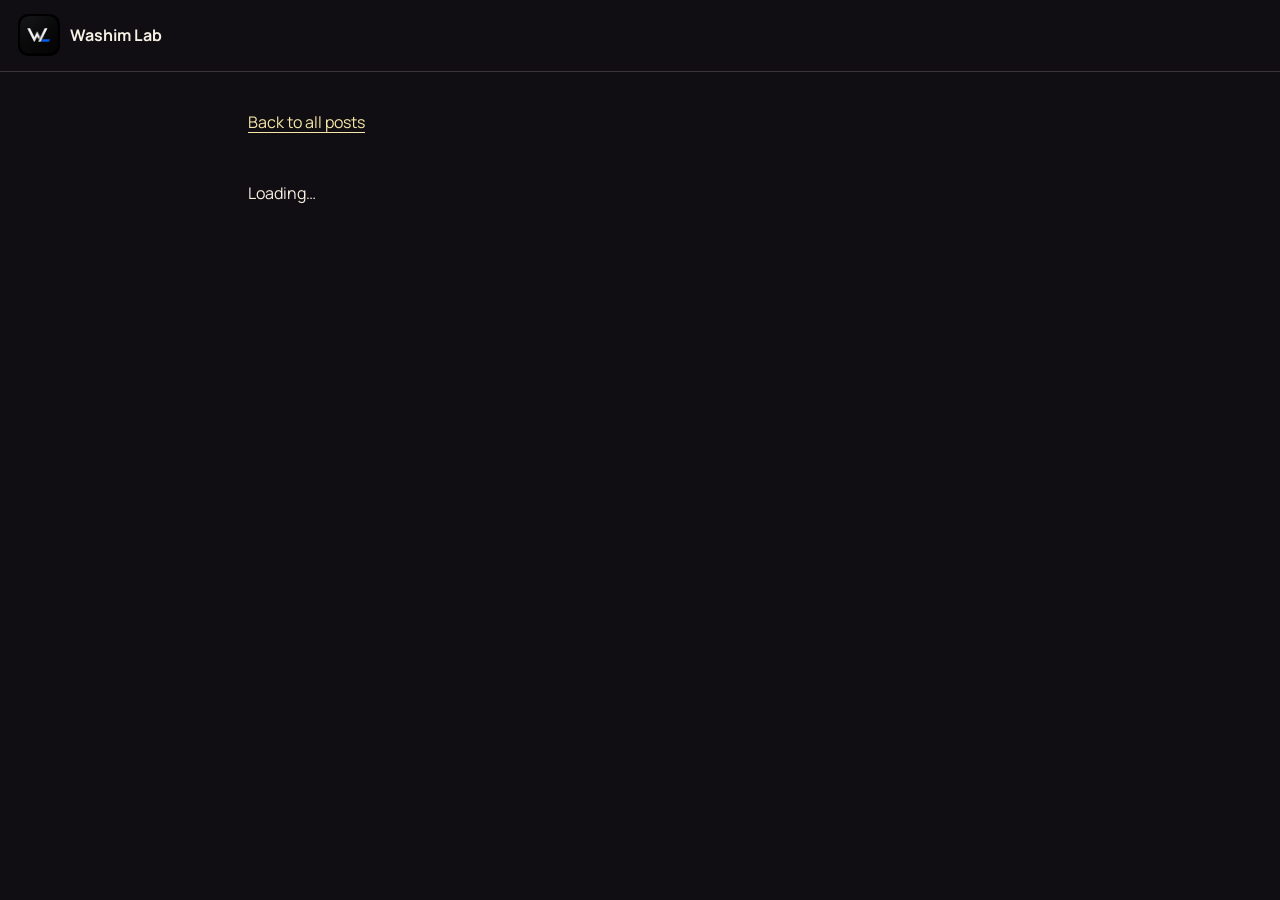
<file: post/index.html>
<!doctype html>
<html lang="en">
<head>
  <meta charset="utf-8"><meta name="viewport" content="width=device-width, initial-scale=1, viewport-fit=cover">
  <title>Washim Lab</title>
  <link rel="preconnect" href="https://fonts.googleapis.com"><link rel="preconnect" href="https://fonts.gstatic.com" crossorigin>
  <link rel="stylesheet" href="https://fonts.googleapis.com/css2?family=Instrument+Serif&family=Manrope:wght@400;500;600;700;800&display=swap">
  <link rel="stylesheet" href="post.css?v=public-feed">
</head>
<body>
  <header><a href="../free/"><img src="../a/washim-lab.png" alt="" width="42" height="42"><b>Washim Lab</b></a></header>
  <main>
    <a class="back" href="../free/#all-posts">Back to all posts</a>
    <article id="content"><p>Loading…</p></article>
    <section id="related" aria-labelledby="related-title" hidden>
      <h2 id="related-title"></h2>
      <div class="related-grid"></div>
    </section>
  </main>
  <script type="module" src="post.js?v=public-feed"></script>
</body>
</html>
</file>
<file: admin/admin.css>
:root { color-scheme:dark; --bg:#100e12; --panel:#1b181e; --line:#39333d; --text:#f7f0e4; --muted:#b6adb5; --accent:#f5e7a7; --ink:#171318 }
* { box-sizing:border-box }
[hidden] { display:none !important }
body { margin:0; background:var(--bg); color:var(--text); font-family:Manrope,Arial,sans-serif; min-height:100vh }
.top { min-height:64px; padding:10px max(18px,env(safe-area-inset-left),calc((100% - 1060px)/2)); display:flex; align-items:center; justify-content:space-between; gap:10px; border-bottom:1px solid var(--line) }
.top a { display:flex; align-items:center; gap:10px; color:inherit; text-decoration:none }
.top img { border-radius:10px }
main { width:min(1100px,100%); margin:auto; padding:24px 16px calc(24px + env(safe-area-inset-bottom)) }
#login,#setup,.editor { max-width:720px; margin-inline:auto }
.studio-heading { display:flex; align-items:center; justify-content:space-between; gap:12px; margin-bottom:20px }
h1,h2 { font-family:"Instrument Serif",Georgia,serif; font-weight:400; margin:0 }
h1 { font-size:clamp(34px,7.5vw,60px); line-height:1 }
h2 { font-size:30px }
.panel>p { line-height:1.5 }
.eyebrow { color:var(--accent)!important; text-transform:uppercase; letter-spacing:.14em; font-size:12px; font-weight:800 }
.panel { background:var(--panel); border:1px solid var(--line); border-radius:20px; padding:16px; margin-bottom:18px }
form { display:grid; gap:17px; margin-top:20px }
fieldset { min-width:0; margin:0; padding:0; border:0; display:grid; gap:16px }
label { display:grid; gap:8px; font-weight:700; font-size:14px }
label span { color:var(--muted); font-weight:500 }
input,textarea,select { width:100%; min-width:0; border:1px solid #514956; border-radius:12px; background:#110f13; color:var(--text); font:inherit; font-size:16px; padding:11px 12px }
select { appearance:none; padding-inline-end:30px; background-image:linear-gradient(45deg,transparent 50%,var(--muted) 50%),linear-gradient(135deg,var(--muted) 50%,transparent 50%); background-position:calc(100% - 16px) center,calc(100% - 11px) center; background-size:5px 5px; background-repeat:no-repeat }
textarea { resize:vertical; min-height:120px }
input[type=file] { padding:10px }
.checks { display:grid; gap:12px; padding:4px 0 }
.checks label { grid-template-columns:22px 1fr; align-items:center }
.checks input { width:20px; height:20px; margin:0 }
button,.action-link { min-height:44px; border-radius:12px; padding:8px 13px; font:inherit; font-size:14px; font-weight:800; cursor:pointer; white-space:nowrap }
.action-link { display:inline-flex; align-items:center; text-decoration:none }
.primary:hover { background:#fff0ad }
.quiet:hover { background:#28232b }
:focus-visible { outline:2px solid var(--accent); outline-offset:3px }
.primary { border:0; background:var(--accent); color:var(--ink) }
.quiet { background:transparent; border:1px solid var(--line); color:var(--text) }
button:disabled { opacity:.45; cursor:default }
.message { min-height:1.4em; margin:0; color:var(--muted) }
.message.error { color:#ff9c9c }.message.success { color:#a9e4bd }
progress { width:100%; accent-color:var(--accent) }
.section-head { display:flex; align-items:center; justify-content:space-between; gap:10px }
.filters { display:grid; grid-template-columns:repeat(2,minmax(0,1fr)); gap:8px; margin-top:14px }
#postSearch { grid-column:1/-1 }
.list-count { margin:12px 0 8px; color:var(--muted); font-size:.875rem }
#listMessage { margin-top:12px }
#postList { display:grid; gap:8px }
.post-row { display:grid; align-items:center; gap:8px; min-width:0; padding:10px; border:1px solid #332c37; border-radius:14px; background:#141116 }
.post-summary { min-width:0; display:grid; grid-template-columns:48px minmax(0,1fr); gap:10px; align-items:center }
.post-thumb { width:48px; height:48px; object-fit:cover; object-position:top; border-radius:8px; background:var(--bg) }
.post-row h3 { margin:0 0 3px; font-size:1rem; line-height:1.3; overflow-wrap:anywhere }
.post-row p { color:var(--muted); margin:0; font-size:.875rem }
.post-row .post-date { margin-top:3px; font-variant-numeric:tabular-nums }
.post-status.published { color:#a9e4bd }
.post-status.draft { color:#f5d89b }
.post-actions { display:flex; flex-wrap:wrap; gap:6px }
.pagination { display:flex; align-items:center; justify-content:space-between; gap:8px; margin-top:12px; color:var(--muted); font-size:.875rem }
.current-cover { width:min(200px,100%); height:116px; object-fit:contain; border-radius:10px; background:var(--bg) }
.editor-actions { position:sticky; bottom:0; z-index:1; display:grid; gap:6px; padding:10px 0 max(8px,env(safe-area-inset-bottom)); border-top:1px solid var(--line); background:var(--panel) }
.editor-actions .primary { min-height:48px }
code { overflow-wrap:anywhere }
@media (min-width:640px) {
  .panel { padding:22px }
  .filters { grid-template-columns:minmax(0,1fr) 150px 150px }
  #postSearch { grid-column:auto }
}
@media (min-width:850px) {
  #postList { grid-template-columns:repeat(2,minmax(0,1fr)) }
  .post-row { padding:13px }
}
</file>
<file: free/free.css>
:root {
  --ink: #121014; --ivory: #f3eee4; --muted: #a39d94;
  --butter: #efe3a1; --lilac: #cdbdf0; --sky: #bcd7f2; --peach: #f4c6a5; --sage: #cfdcc0;
  --disp: "Instrument Serif", "Didot", Georgia, serif; --sans: "Manrope", "Helvetica Neue", Arial, sans-serif;
  --ease: cubic-bezier(.16, .84, .24, 1);
  --gut: max(20px, env(safe-area-inset-left, 0px)); --gutr: max(20px, env(safe-area-inset-right, 0px));
  color-scheme: dark; -webkit-text-size-adjust: 100%; text-size-adjust: 100%;
}
* { box-sizing: border-box }
[hidden] { display: none !important }
body { margin: 0; background: var(--ink); color: var(--ivory); font-family: var(--sans); font-size: 16px; line-height: 1.55; -webkit-font-smoothing: antialiased; overflow-x: clip }
a { color: inherit }
img { display: block; max-width: 100% }
:focus-visible { outline: 2px solid var(--butter); outline-offset: 3px; border-radius: 6px }
.wrap { padding-left: var(--gut); padding-right: var(--gutr); max-width: 1280px; margin: 0 auto }
.k { font-size: 12px; letter-spacing: .26em; text-transform: uppercase; font-weight: 600; color: var(--muted) }
.d { font-family: var(--disp); font-weight: 400; line-height: .95; letter-spacing: -.01em }
.d i { font-style: italic; color: var(--butter) }
.btn { display: inline-flex; align-items: center; gap: .5em; padding: 13px 22px; border-radius: 99px; font-weight: 700; font-size: 15px; text-decoration: none; transition: transform .4s var(--ease) }
.btn:hover { transform: translateY(-2px) }
.btn.yellow { background: var(--butter); color: var(--ink) } .btn.ink { background: var(--ivory); color: var(--ink) } .btn.ghost { border: 1px solid rgba(243,238,228,.4) }
.btn.sm { padding: 9px 18px; font-size: 14px }

.top { display: flex; justify-content: space-between; align-items: center; padding-top: calc(env(safe-area-inset-top, 0px) + 18px); padding-bottom: 18px }
.home { font-family: var(--disp); font-size: 24px; text-decoration: none }

.intro { padding-top: clamp(30px, 6vw, 80px); padding-bottom: clamp(28px, 4vw, 50px) }
.intro h1 { font-size: clamp(72px, 13vw, 190px); margin: 10px 0 0 }
.lede { color: var(--muted); max-width: 40ch; margin: 16px 0 0; font-size: clamp(16px, 1.4vw, 19px) }
.search { display: flex; align-items: center; gap: 10px; width: min(420px,100%); border: 1px solid rgba(243,238,228,.28); border-radius: 99px; padding: 0 16px }
.search:focus-within { border-color: var(--butter) }
.search svg { width: 18px; height: 18px; color: var(--muted); flex: none }
.search input { all: unset; min-width: 0; flex: 1; padding: 12px 0; font: 500 16px var(--sans); color: var(--ivory) }
.search input::placeholder { color: var(--muted) }

.grid { display: grid; grid-template-columns: repeat(3, minmax(0, 1fr)); gap: clamp(14px, 2vw, 24px) }
.card { --c: var(--peach); background: var(--c); color: var(--ink); border-radius: 20px; padding: 12px 12px 18px; text-decoration: none; display: flex; flex-direction: column; gap: 10px;
  transition: transform .5s var(--ease), box-shadow .5s var(--ease); min-width: 0 }
.card:hover { transform: translateY(-6px); box-shadow: 0 24px 40px -22px rgba(0,0,0,.8) }
.c-peach { --c: var(--peach) } .c-lilac { --c: var(--lilac) } .c-sky { --c: var(--sky) } .c-sage { --c: var(--sage) } .c-butter { --c: var(--butter) }
.cover { position: relative; aspect-ratio: 3 / 4; border-radius: 12px; overflow: hidden; background: rgba(18,16,20,.08) }
.cover img { position: absolute; inset: 0; width: 100%; height: 100%; object-fit: cover; object-position: top }
.cover .ph { position: absolute; inset: 0; display: flex; align-items: flex-end; padding: 16px; font-size: clamp(26px, 2.4vw, 34px); color: var(--ink) }
.meta { display: flex; align-items: center; gap: 8px; padding: 0 4px; font-size: 12.5px; font-weight: 600; color: rgba(18,16,20,.6) }
.post-kind { font-weight: 800; color: var(--ink) }
.t { font-family: var(--disp); font-weight: 400; font-size: clamp(24px, 2vw, 28px); line-height: 1.05; margin: 0; padding: 0 4px; overflow-wrap: anywhere }
.sk { aspect-ratio: 3 / 4.6; background: linear-gradient(100deg, #1c191f 30%, #26222a 50%, #1c191f 70%) 0 0 / 300% 100%; animation: sk 1.4s linear infinite }
@keyframes sk { to { background-position: -150% 0 } }
.archive h2 { margin: 0 0 16px; font-size: clamp(34px, 5vw, 56px) }
.archive-controls, .post-filters { display: flex; align-items: center; flex-wrap: wrap; gap: 8px }
.archive-controls { gap: 12px 18px }
.post-filters button { min-height: 44px; padding: 6px clamp(8px, 1.4vw, 16px); border: 1px solid #514b50; border-radius: 99px; background: #211e23; color: inherit; font: 700 .875rem var(--sans); cursor: pointer }
.post-filters button[aria-pressed="true"] { background: var(--butter); border-color: var(--butter); color: var(--ink) }
.archive-count { color: var(--muted); font-size: .875rem; margin: 16px 0 12px }
.load-more { display: flex; justify-content: center; margin: 22px auto 0; background: transparent; color: inherit; font-family: inherit; cursor: pointer }
.fallback { padding: 30px 0; display: grid; gap: 14px; justify-items: start } .fallback[hidden] { display: none }

.more { padding-top: clamp(80px, 10vw, 140px); padding-bottom: 40px }
.more h2 { font-size: clamp(44px, 6vw, 88px); margin: 0 }
.more p { color: var(--muted); margin: 14px 0 22px }
.more .row { display: flex; flex-wrap: wrap; gap: 10px }
footer { color: var(--muted); font-size: 14px; padding-top: 40px; padding-bottom: calc(env(safe-area-inset-bottom, 0px) + 40px) }
footer a { text-decoration: none }

@media (max-width: 560px) {
  .grid { gap: clamp(6px, 1.7vw, 9px) }
  .card { border-radius: 12px; padding: 5px 5px 10px; gap: 6px }
  .cover { border-radius: 8px }
  .cover .ph { font-size: 16px; padding: 6px }
  .t { font-size: clamp(16px, 3.8vw, 20px); line-height: 1.12; padding: 0 2px; display: -webkit-box; -webkit-box-orient: vertical; -webkit-line-clamp: 3; overflow: hidden }
  .meta { flex-wrap: wrap; gap: 3px; font-size: 11px; padding: 0 2px }
  .meta .date { white-space: nowrap }
  .more .row .btn { width: 100%; justify-content: center }
}
@media (prefers-reduced-motion: reduce) { .sk { animation: none } .card, .btn { transition: none } }

/* spotlight: the guide a reel link points to */
.spot { display: grid; grid-template-columns: minmax(0, 340px) minmax(0, 1fr); gap: clamp(20px, 4vw, 56px); align-items: center; padding-bottom: clamp(50px, 7vw, 90px) }
.spot[hidden] { display: none }
.sp-cover { position: relative; aspect-ratio: 3 / 4; border-radius: 18px; overflow: hidden; background: var(--butter); color: var(--ink); box-shadow: 0 30px 60px -30px rgba(0,0,0,.9) }
.sp-cover img { position: absolute; inset: 0; width: 100%; height: 100%; object-fit: cover; object-position: top }
.sp-cover .ph { position: absolute; inset: 0; display: flex; align-items: flex-end; padding: 22px; font-size: 40px }
.sp-txt h2 { font-size: clamp(44px, 6vw, 92px); margin: 10px 0 24px }
.sp-txt p { color: var(--muted); font-size: 14px; margin: 14px 0 0 }
.btn.big { padding: 17px 30px; font-size: 17px }
@media (max-width: 700px) {
  .spot { grid-template-columns: 1fr; justify-items: start }
  .sp-cover { width: min(70vw, 300px) }
  .sp-txt h2 { margin-bottom: 18px }
  .btn.big { width: 100%; justify-content: center }
}
.has-spot .intro { padding-bottom: 22px } .has-spot .intro h1 { font-size: clamp(40px, 6vw, 72px) }
.has-spot .lede { display: none }
.why { color: var(--muted); font-size: 13px; max-width: 60ch; overflow-wrap: anywhere; margin: 0 }

/* ---------- branding and socials ---------- */
.bi { width: 22px; height: 22px; flex: none; display: block }
.me { display: flex; align-items: center; gap: 10px; text-decoration: none }
.me img { width: 40px; height: 40px; border-radius: 9px; object-fit: contain }
.me span { display: grid; line-height: 1.15 } .me b { font-family: var(--disp); font-weight: 400; font-size: 20px } .me small { color: var(--muted); font-size: 12.5px; font-weight: 600 }
.who { display: flex; align-items: center; gap: 16px; margin-bottom: 18px }
.who .portrait {
  display: block;
  width: clamp(112px, 35vw, 176px);
  height: auto;
  flex: none;
  -webkit-mask-image: linear-gradient(to bottom, #000 68%, transparent);
  mask-image: linear-gradient(to bottom, #000 68%, transparent);
}
.who .tag { margin: 6px 0 0; font-weight: 600; font-size: 15px }
.intro .who + h1 { margin-top: 0 }

.follow { padding-bottom: clamp(30px, 4vw, 50px) }
.strip { margin-top: 12px; display: grid; grid-template-columns: repeat(3, minmax(0, 1fr)); gap: 10px; max-width: 760px }
.chip { display: flex; align-items: center; gap: 10px; padding: 12px 14px; border-radius: 16px; text-decoration: none; background: #1c191f; border: 1px solid rgba(243,238,228,.16);
  transition: transform .4s var(--ease), border-color .4s, background-color .4s; min-width: 0 }
.chip:hover { transform: translateY(-3px) }
.chip .bi { width: 28px; height: 28px }
.chip span { display: grid; line-height: 1.2; min-width: 0 } .chip b { font-size: 15px } .chip small { color: var(--muted); font-size: 12.5px; font-weight: 600; white-space: nowrap }
.chip.yt { border-color: rgba(255,0,51,.55); background: rgba(255,0,51,.1) } .chip.yt:hover { background: rgba(255,0,51,.18) }
.chip.li:hover { border-color: #0A66C2 } .chip.ig:hover { border-color: #D62976 }

.socials { display: grid; grid-template-columns: repeat(3, minmax(0, 1fr)); gap: clamp(12px, 2vw, 22px); margin-top: 26px }
.sc { display: flex; flex-direction: column; gap: 6px; padding: 22px; border-radius: 22px; text-decoration: none; background: var(--ivory); color: var(--ink); transition: transform .5s var(--ease), box-shadow .5s }
.sc:hover { transform: translateY(-6px); box-shadow: 0 26px 44px -24px rgba(0,0,0,.9) }
.sc-top { display: flex; justify-content: space-between; align-items: center; margin-bottom: 8px } .sc-top .bi { width: 40px; height: 40px }
.sc-n { font-family: var(--disp); font-size: 38px; line-height: 1 }
.sc-name { font-family: var(--disp); font-size: 30px; line-height: 1 } .sc-h { font-weight: 700; font-size: 14px; color: rgba(18,16,20,.6) }
.sc p { margin: 8px 0 14px; color: rgba(18,16,20,.75); font-size: 14.5px; line-height: 1.45 }
.sc-btn { margin-top: auto; align-self: flex-start; padding: 11px 22px; border-radius: 99px; font-weight: 800; font-size: 15px; color: #fff }
.sc.yt { background: #fff0f2 } .sc.yt .sc-btn { background: #FF0033 }
.sc.li { background: #e8f1fb } .sc.li .sc-btn { background: #0A66C2 }
.sc.ig { background: #fbeef5 } .sc.ig .sc-btn { background: linear-gradient(45deg, #FA7E1E, #D62976 55%, #962FBF) }
.sc.li .sc-n { font-family: var(--sans); font-weight: 800; font-size: 26px; color: #0A66C2 }

footer { display: grid; gap: 12px }
.fl-links { display: flex; flex-wrap: wrap; gap: 10px 22px } .fl-links a { display: inline-flex; align-items: center; gap: 7px; color: var(--ivory) } .fl-links .bi { width: 18px; height: 18px }

@media (max-width: 700px) {
  .socials { grid-template-columns: 1fr }
  .sc { padding: 18px; display: grid; grid-template-columns: auto 1fr auto; grid-template-areas: "ico name btn" "ico h btn" "p p p"; column-gap: 14px; row-gap: 2px; align-items: center }
  .sc-top { grid-area: ico; margin: 0 } .sc-top .sc-n { display: none } .sc-top .bi { width: 44px; height: 44px }
  .sc-name { grid-area: name; font-size: 26px } .sc-h { grid-area: h } .sc p { grid-area: p; margin: 10px 0 0 } .sc-btn { grid-area: btn; margin: 0; align-self: center; padding: 10px 18px }
}
@media (max-width: 560px) {
  .who .tag { font-size: 13.5px }
  .strip { gap: 8px } .chip { flex-direction: column; align-items: flex-start; gap: 8px; padding: 12px } .chip b { font-size: 14px } .chip small { font-size: 11.5px }
  .me small { display: none }
}

.latest { padding-bottom: clamp(32px, 5vw, 64px) }
.latest header { display: flex; align-items: center; justify-content: space-between; margin-bottom: 14px }
.latest h2 { margin: 0; font-size: clamp(30px, 4vw, 48px) }
.motion-toggle { min-height: 44px; background: transparent; border: 1px solid #514b50; border-radius: 24px; color: inherit; padding: 8px 16px; cursor: pointer }
.latest-window { overflow-x: auto; overscroll-behavior-inline: contain; scrollbar-width: thin }
.latest-track, .latest-group { display: flex; width: max-content }
.latest-group { gap: 12px; padding-right: 12px }
.latest-group a { display: grid; grid-template-rows: auto 1fr; width: clamp(136px, 18vw, 214px); text-decoration: none; color: inherit; background: #211e23; border-radius: 14px; overflow: hidden }
.latest-group img { width: 100%; aspect-ratio: 1.65; object-fit: cover; object-position: center }
.post-title {
  margin: 9px 12px 12px; height: 2.24em; overflow: hidden; overflow-wrap: anywhere;
  font-family: var(--disp); font-size: clamp(20px, 2vw, 24px); font-weight: 400; line-height: 1.12;
}
.post-title i { font-style: normal; mask-image: linear-gradient(to right, black, transparent) }
</file>
<file: gallery/gallery.css>
.ev { padding-bottom: clamp(50px, 7vw, 90px) }
.ev header { display: grid; gap: 6px; margin-bottom: 18px }
.ev h2 { font-size: clamp(36px, 4.6vw, 64px); margin: 0 }
.ev header p { margin: 4px 0 0; color: var(--muted); max-width: 60ch }
.ph { columns: 3 260px; column-gap: 22px }
.t { all: unset; box-sizing: border-box; display: block; width: 100%; margin: 0 0 22px; break-inside: avoid; padding: 8px; border-radius: 18px; cursor: zoom-in;
  background: #f3eee4; box-shadow: 0 1px 0 rgba(255,255,255,.4) inset, 0 22px 40px -22px rgba(0,0,0,.95); transition: transform .5s var(--ease), box-shadow .5s var(--ease) }
.t:hover { transform: translateY(-4px) rotate(-.4deg); box-shadow: 0 30px 50px -24px rgba(0,0,0,1) }
.t img { display: block; width: 100%; height: auto; object-fit: cover; border-radius: 11px; background: #ddd6c8 }
.t:focus-visible { outline: 2px solid var(--butter); outline-offset: 3px }
.g-sk { columns: 3 260px; column-gap: 22px } .g-sk div { height: 260px; margin-bottom: 22px; border-radius: 14px; background: #1c191f } .g-sk div:nth-child(3n) { height: 360px }
.more .strip { margin-top: 20px }
.lb { position: fixed; inset: 0; z-index: 100; background: #0a090c; display: grid; place-items: center; padding: 56px 12px 50px }
.lb[hidden] { display: none }
.lb img { max-width: 100%; max-height: 100%; object-fit: contain; border-radius: 8px }
.lb button { position: absolute; background: rgba(243,238,228,.12); color: var(--ivory); border: 0; width: 46px; height: 46px; border-radius: 50%; font-size: 26px; line-height: 1; cursor: pointer }
.lb-x { top: calc(env(safe-area-inset-top, 0px) + 12px); right: 14px; font-size: 18px !important }
.lb-p { left: 12px; top: 50% } .lb-n { right: 12px; top: 50% }
.lb-c { position: absolute; bottom: calc(env(safe-area-inset-bottom, 0px) + 14px); left: 0; right: 0; text-align: center; color: var(--muted); font-size: 13px; font-weight: 600 }
@media (max-width: 560px) { .ph, .g-sk { columns: 2; column-gap: 12px } .t { margin-bottom: 12px; padding: 5px; border-radius: 12px } .t img { border-radius: 8px } .g-sk div { margin-bottom: 12px } .lb-p, .lb-n { display: none } }
.ev.pin header .k:first-child { color: var(--butter) }
.ev.pin .ph { columns: auto; display: grid; grid-template-columns: 1fr 1fr; gap: 22px } .ev.pin .t { margin: 0 } .ev.pin .t:first-child { grid-column: 1 / -1 }
@media (max-width: 560px) { .ev.pin .ph { gap: 12px } }
.evs-k .k { margin-bottom: 18px } .evs-k[hidden] { display: none }
</file>
<file: post/post.css>
:root { color-scheme:dark; --bg:#100e12; --panel:#1b181e; --line:#39333d; --text:#f7f0e4; --muted:#aaa1a8; --accent:#f5e7a7; --ink:#171318 }
* { box-sizing:border-box } body { margin:0; background:var(--bg); color:var(--text); font-family:Manrope,Arial,sans-serif }
header { min-height:72px; padding:14px 18px; border-bottom:1px solid var(--line) }
header a { display:flex; align-items:center; gap:10px; color:inherit; text-decoration:none } header img { border-radius:10px }
main { width:min(820px,100%); margin:auto; padding:28px 18px 70px }
.back { display:inline-flex; align-items:center; min-height:44px; margin-bottom:22px; color:var(--accent); text-underline-offset:4px }
h1 { font-family:"Instrument Serif",Georgia,serif; font-size:clamp(40px,10vw,82px); font-weight:400; line-height:.95; margin:12px 0 24px; overflow-wrap:anywhere }
.type { color:var(--accent); text-transform:uppercase; letter-spacing:.14em; font-size:12px; font-weight:800 }
.body { white-space:pre-wrap; overflow-wrap:anywhere; font-size:17px; line-height:1.75; color:#ddd4da; background:var(--panel); border:1px solid var(--line); padding:clamp(14px,3vw,20px); border-radius:18px }
.cover { display:block; max-width:100%; width:auto; height:auto; max-height:460px; object-fit:contain; border-radius:20px; margin:24px auto; background:var(--panel) }
.cover.original-image { max-height:none }
.actions { display:flex; align-items:center; flex-wrap:wrap; gap:10px; margin:24px 0 }
.button { display:inline-flex; align-items:center; justify-content:center; min-height:48px; padding:11px 20px; border:0; border-radius:999px; background:var(--accent); color:var(--ink); text-decoration:none; font:inherit; font-weight:800; cursor:pointer }
.error { color:#ffb0b0 }
.copy-status { color:var(--muted); font-size:.9rem }
#related { margin-top:38px; padding-top:22px; border-top:1px solid var(--line) }
#related h2 { margin:0 0 16px; font:400 clamp(30px,5vw,44px) "Instrument Serif",Georgia,serif }
.related-grid { display:grid; grid-template-columns:repeat(3,minmax(0,1fr)); gap:clamp(7px,2vw,16px) }
.related-card { display:grid; align-content:start; text-decoration:none; color:inherit; border:1px solid var(--line); background:var(--panel); border-radius:14px; overflow:hidden }
.related-card:hover { border-color:var(--accent) }
.related-card img { display:block; width:100%; aspect-ratio:1.65; object-fit:cover }
.related-card span { padding:clamp(7px,2vw,12px); font-size:clamp(.875rem,2vw,1rem); overflow-wrap:anywhere }
:focus-visible { outline:2px solid var(--accent); outline-offset:3px }
</file>
